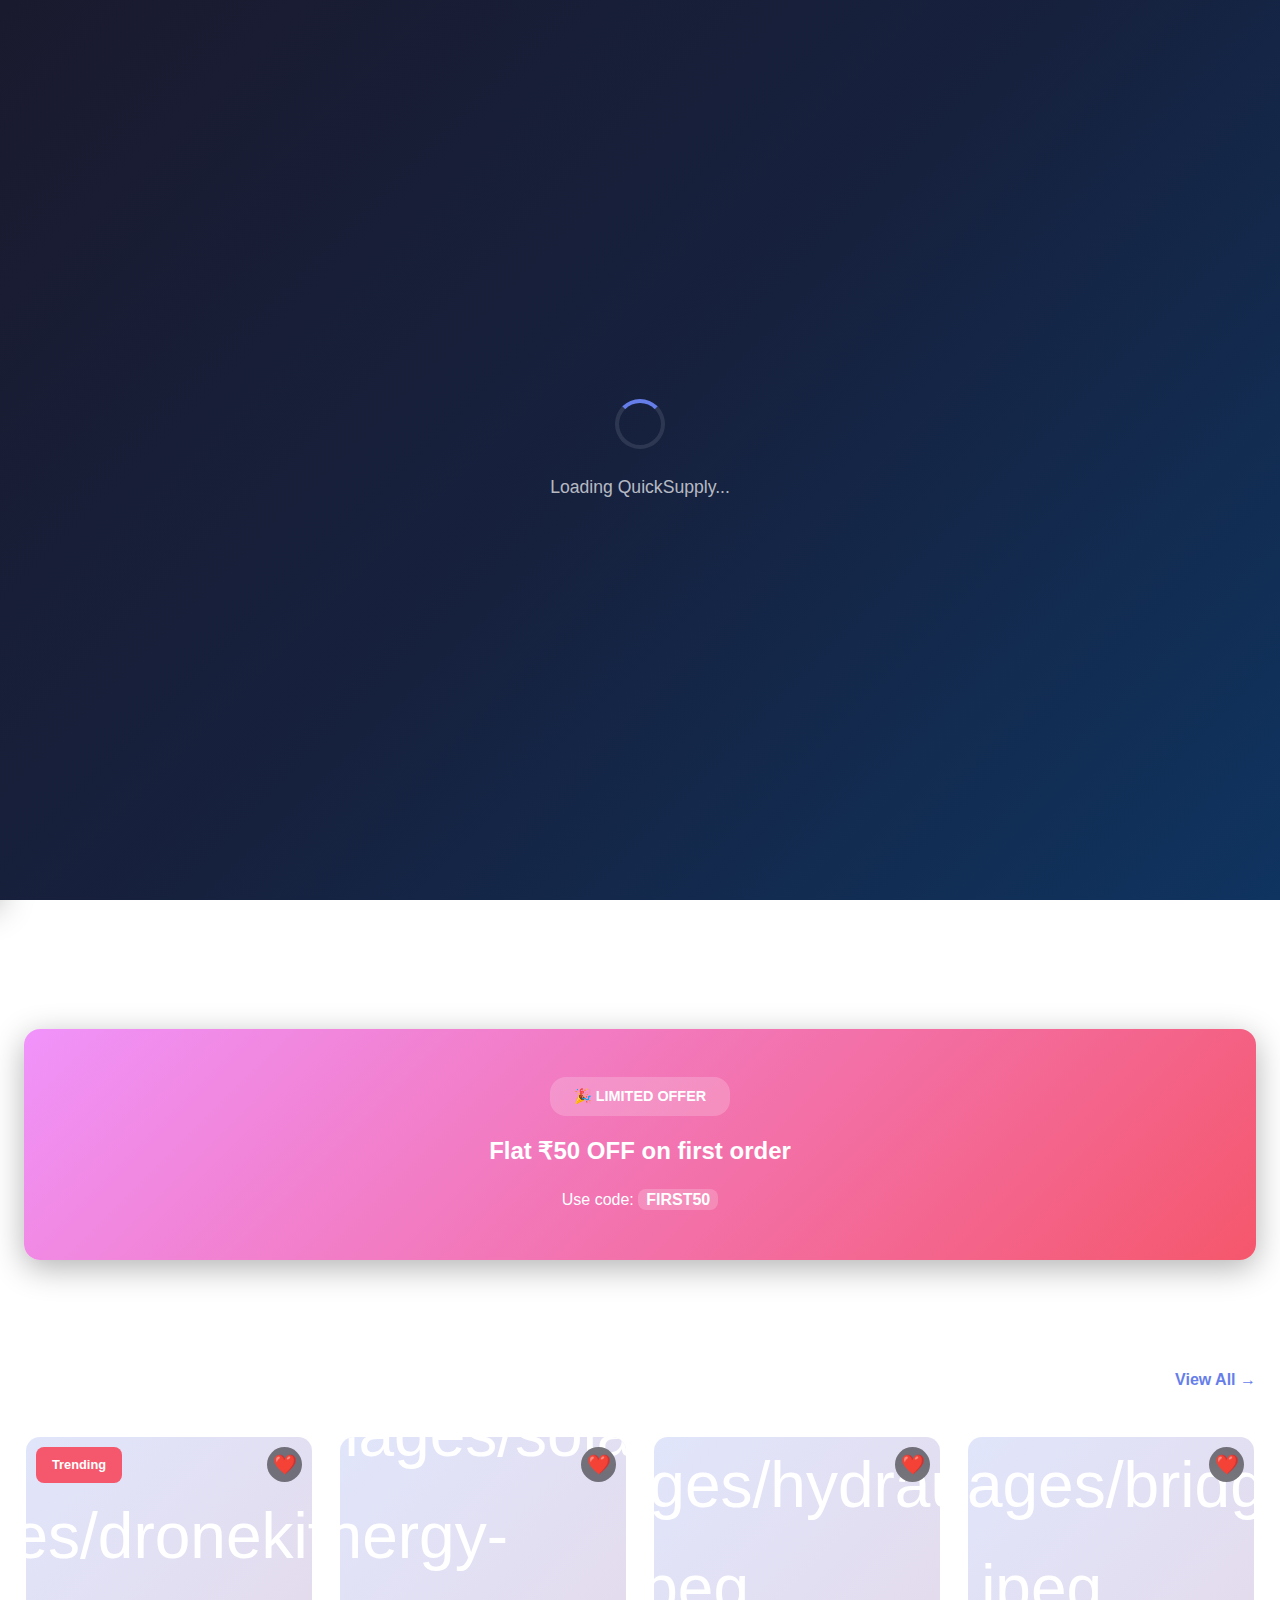
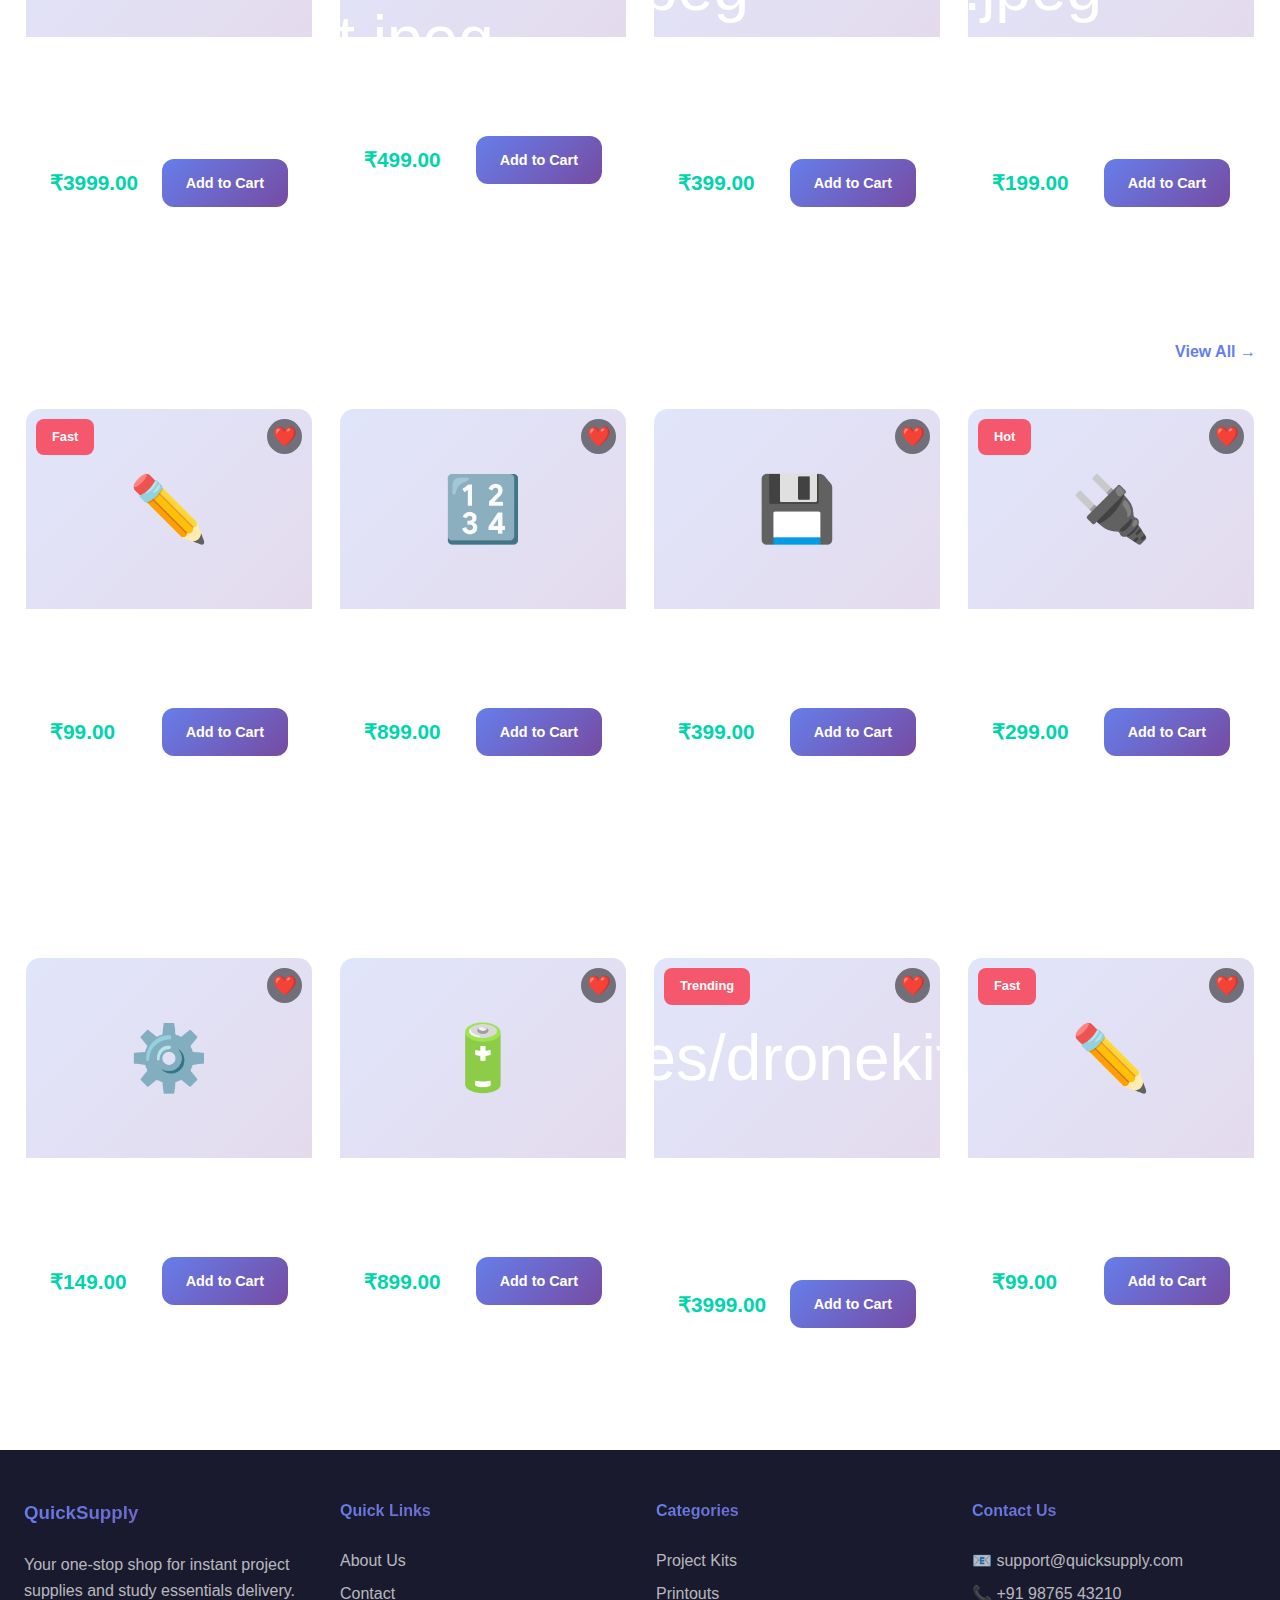
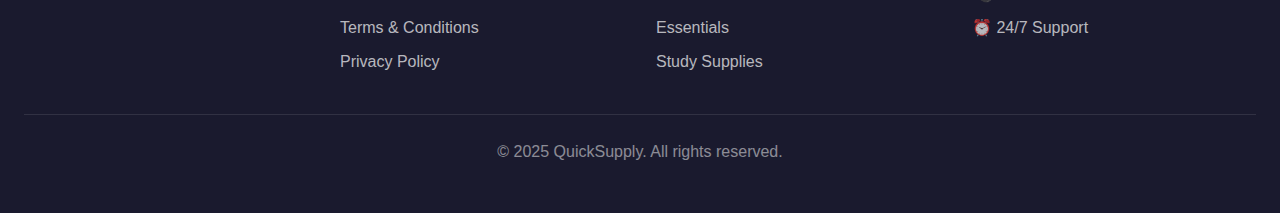
<file: index.html>
<!DOCTYPE html>
<html lang="en">
<head>
    <meta charset="UTF-8">
    <meta name="viewport" content="width=device-width, initial-scale=1.0">
    <title>QuickSupply - Instant Project & Study Essentials Delivery</title>
    <link rel="stylesheet" href="style.css">
</head>
<body>
    <!-- Loading Screen -->
    <div id="loadingScreen" class="loading-screen">
        <div class="loader"></div>
        <p>Loading QuickSupply...</p>                                                                                                                                                                                                                                                            
    </div>

    <!-- Mobile Onboarding Screen -->
    <div id="onboardingScreen" class="onboarding-screen hidden">
        <div class="onboarding-content">
            <button class="skip-btn" onclick="skipOnboarding()">Skip</button>
            <div class="onboarding-slide active" data-slide="0">
                <div class="onboarding-icon">🚀</div>
                <h2>Lightning Fast Delivery</h2>
                <p>Get your project supplies delivered in under 30 minutes!</p>
            </div>
            <div class="onboarding-slide" data-slide="1">
                <div class="onboarding-icon">📦</div>
                <h2>Everything You Need</h2>
                <p>From project kits to emergency essentials - we've got it all</p>
            </div>
            <div class="onboarding-slide" data-slide="2">
                <div class="onboarding-icon">💰</div>
                <h2>Best Prices</h2>
                <p>Quality supplies at student-friendly prices</p>
            </div>
            <div class="onboarding-dots">
                <span class="dot active" onclick="goToSlide(0)"></span>
                <span class="dot" onclick="goToSlide(1)"></span>
                <span class="dot" onclick="goToSlide(2)"></span>
            </div>
            <button class="onboarding-btn" onclick="nextSlide()">Next</button>
        </div>
    </div>

    <!-- Notification Toast -->
    <div id="notification" class="notification hidden">
        <span id="notificationText"></span>
    </div>

    <!-- Offline Mode Popup -->
    <div id="offlinePopup" class="offline-popup hidden">
        <div class="offline-content">
            <span class="offline-icon">📡</span>
            <p>You're currently offline. Some features may be limited.</p>
            <button onclick="closeOfflinePopup()">Got it</button>
        </div>
    </div>

    <!-- Top Navbar -->
    <nav class="navbar">
        <div class="nav-container">
            <div class="nav-left">
                <button class="menu-btn" id="menuBtn">☰</button>
                <a href="index.html" class="logo">
                    <span class="logo-icon">⚡</span>
                    <span class="logo-text">QuickSupply</span>
                </a>
            </div>
            <div class="nav-center">
                <div class="search-bar">
                    <input type="text" id="searchInput" placeholder="Search for project kits, supplies, essentials...">
                    <button class="search-btn" onclick="performSearch()">🔍</button>
                </div>
            </div>
            <div class="nav-right">
                <button class="nav-icon" id="wishlistBtn" onclick="goToWishlist()">
                    <span class="icon">❤️</span>
                    <span class="badge" id="wishlistCount">0</span>
                </button>
                <button class="nav-icon" id="cartBtn" onclick="goToCart()">
                    <span class="icon">🛒</span>
                    <span class="badge" id="cartCount">0</span>
                </button>
                <button class="nav-icon" id="userBtn" onclick="toggleUserMenu()">
                    <span class="icon">👤</span>
                </button>
            </div>
        </div>
    </nav>

    <!-- User Dropdown Menu -->
    <div id="userMenu" class="user-menu hidden">
        <div class="user-menu-content">
            <div id="userInfo" class="user-info"></div>
            <a href="pages/orders.html" class="menu-item">📦 My Orders</a>
            <a href="pages/wishlist.html" class="menu-item">❤️ Wishlist</a>
            <a href="#" onclick="handleAuth()" class="menu-item" id="authBtn">🔐 Login</a>
        </div>
    </div>

    <!-- Side Menu -->
    <div id="sideMenu" class="side-menu">
        <div class="side-menu-header">
            <h3>Categories</h3>
            <button class="close-btn" onclick="closeSideMenu()">✕</button>
        </div>
        <div class="side-menu-content">
            <a href="pages/category.html?cat=project-kits" class="menu-link">
                <span class="menu-icon">🔧</span>
                <span>Project Kits</span>
            </a>
            <a href="pages/category.html?cat=project-items" class="menu-link">
                <span class="menu-icon">🔩</span>
                <span>Project Items</span>
            </a>
            <a href="pages/category.html?cat=prints" class="menu-link">
                <span class="menu-icon">🖨️</span>
                <span>Printouts</span>
            </a>
            <a href="pages/category.html?cat=essentials" class="menu-link">
                <span class="menu-icon">🎒</span>
                <span>Emergency Essentials</span>
            </a>
            <a href="pages/category.html?cat=study" class="menu-link">
                <span class="menu-icon">📚</span>
                <span>Study Supplies</span>
            </a>
            <hr>
            <a href="pages/about.html" class="menu-link">
                <span class="menu-icon">ℹ️</span>
                <span>About Us</span>
            </a>
            <a href="pages/contact.html" class="menu-link">
                <span class="menu-icon">📞</span>
                <span>Contact</span>
            </a>
        </div>
    </div>

    <!-- Hero Section -->
    <section class="hero">
        <div class="hero-content">
            <h1 class="hero-title">Get Your Supplies in <span class="highlight">30 Minutes</span></h1>
            <p class="hero-subtitle">Project Kits • Printouts • Emergency Essentials • Study Supplies</p>
            <button class="hero-btn" onclick="exploreProducts()">Explore Now</button>
        </div>
        <div class="hero-features">
            <div class="feature-badge">
                <span class="feature-icon">⚡</span>
                <span class="feature-text">30-min delivery</span>
            </div>
            <div class="feature-badge">
                <span class="feature-icon">💯</span>
                <span class="feature-text">Quality assured</span>
            </div>
            <div class="feature-badge">
                <span class="feature-icon">💰</span>
                <span class="feature-text">Best prices</span>
            </div>
        </div>
    </section>

    <!-- Categories Slider -->
    <section class="categories-section">
        <div class="section-header">
            <h2>Shop by Category</h2>
        </div>
        <div class="categories-slider">
            <div class="category-card" onclick="navigateToCategory('project-kits')">
                <div class="category-icon">🔧</div>
                <h3>Project Kits</h3>
                <p>Complete DIY kits</p>
            </div>
            <div class="category-card" onclick="navigateToCategory('project-items')">
                <div class="category-icon">🔩</div>
                <h3>Project Items</h3>
                <p>Individual components</p>
            </div>
            <div class="category-card" onclick="navigateToCategory('prints')">
                <div class="category-icon">🖨️</div>
                <h3>Printouts</h3>
                <p>Fast printing service</p>
            </div>
            <div class="category-card" onclick="navigateToCategory('essentials')">
                <div class="category-icon">🎒</div>
                <h3>Essentials</h3>
                <p>Emergency supplies</p>
            </div>
            <div class="category-card" onclick="navigateToCategory('study')">
                <div class="category-icon">📚</div>
                <h3>Study Supplies</h3>
                <p>Books & stationery</p>
            </div>
        </div>
    </section>

    <!-- Offers Banner -->
    <section class="offers-banner">
        <div class="offer-card">
            <div class="offer-badge">🎉 LIMITED OFFER</div>
            <h3>Flat ₹50 OFF on first order</h3>
            <p>Use code: <strong>FIRST50</strong></p>
        </div>
    </section>

    <!-- Popular Project Kits -->
    <section class="products-section">
        <div class="section-header">
            <h2>Popular Project Kits</h2>
            <a href="pages/category.html?cat=project-kits" class="view-all">View All →</a>
        </div>
        <div class="products-grid" id="projectKitsGrid"></div>
    </section>

    <!-- Emergency Essentials -->
    <section class="products-section">
        <div class="section-header">
            <h2>Emergency Essentials</h2>
            <a href="pages/category.html?cat=essentials" class="view-all">View All →</a>
        </div>
        <div class="products-grid" id="essentialsGrid"></div>
    </section>

    <!-- Recommended Items -->
    <section class="products-section">
        <div class="section-header">
            <h2>Recommended for You</h2>
        </div>
        <div class="products-grid" id="recommendedGrid"></div>
    </section>

    <!-- Recently Viewed -->
    <section class="products-section" id="recentlyViewedSection" style="display: none;">
        <div class="section-header">
            <h2>Recently Viewed</h2>
        </div>
        <div class="products-grid" id="recentlyViewedGrid"></div>
    </section>

    <!-- Footer -->
    <footer class="footer">
        <div class="footer-content">
            <div class="footer-section">
                <h3>QuickSupply</h3>
                <p>Your one-stop shop for instant project supplies and study essentials delivery.</p>
            </div>
            <div class="footer-section">
                <h4>Quick Links</h4>
                <a href="pages/about.html">About Us</a>
                <a href="pages/contact.html">Contact</a>
                <a href="#">Terms & Conditions</a>
                <a href="#">Privacy Policy</a>
            </div>
            <div class="footer-section">
                <h4>Categories</h4>
                <a href="pages/category.html?cat=project-kits">Project Kits</a>
                <a href="pages/category.html?cat=prints">Printouts</a>
                <a href="pages/category.html?cat=essentials">Essentials</a>
                <a href="pages/category.html?cat=study">Study Supplies</a>
            </div>
            <div class="footer-section">
                <h4>Contact Us</h4>
                <p>📧 support@quicksupply.com</p>
                <p>📞 +91 98765 43210</p>
                <p>⏰ 24/7 Support</p>
            </div>
        </div>
        <div class="footer-bottom">
            <p>&copy; 2025 QuickSupply. All rights reserved.</p>
        </div>
    </footer>

    <!-- Mobile Bottom Navigation -->
    <div class="bottom-nav">
        <a href="index.html" class="bottom-nav-item active">
            <span class="bottom-nav-icon">🏠</span>
            <span class="bottom-nav-label">Home</span>
        </a>
        <a href="pages/category.html?cat=all" class="bottom-nav-item">
            <span class="bottom-nav-icon">🔍</span>
            <span class="bottom-nav-label">Browse</span>
        </a>
        <a href="pages/cart.html" class="bottom-nav-item">
            <span class="bottom-nav-icon">🛒</span>
            <span class="bottom-nav-label">Cart</span>
            <span class="bottom-nav-badge" id="bottomCartCount">0</span>
        </a>
        <a href="pages/orders.html" class="bottom-nav-item">
            <span class="bottom-nav-icon">📦</span>
            <span class="bottom-nav-label">Orders</span>
        </a>
        <a href="pages/profile.html" class="bottom-nav-item">
            <span class="bottom-nav-icon">👤</span>
            <span class="bottom-nav-label">Profile</span>
        </a>
    </div>

    <script src="scripts/data.js"></script>
    <script src="scripts/utils.js"></script>
    <script src="scripts/script.js"></script>
</body>
</html>
</file>
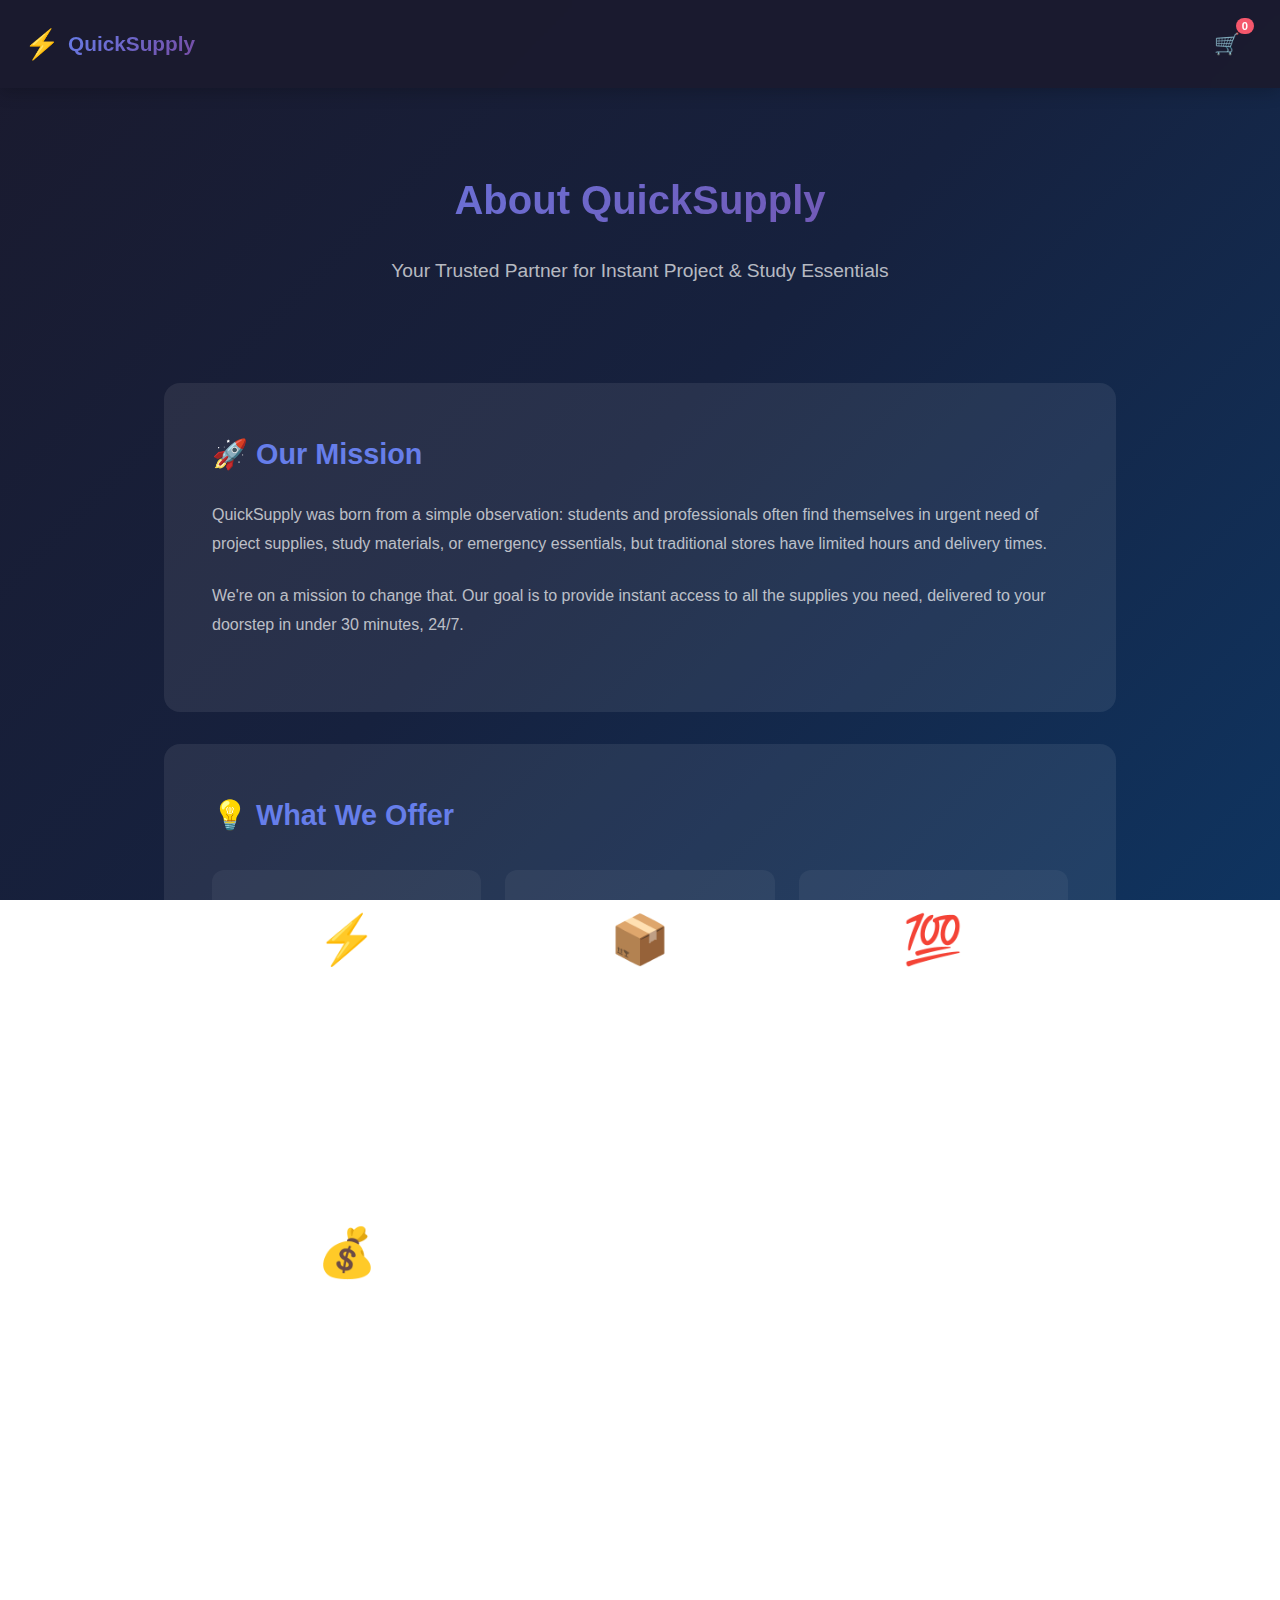
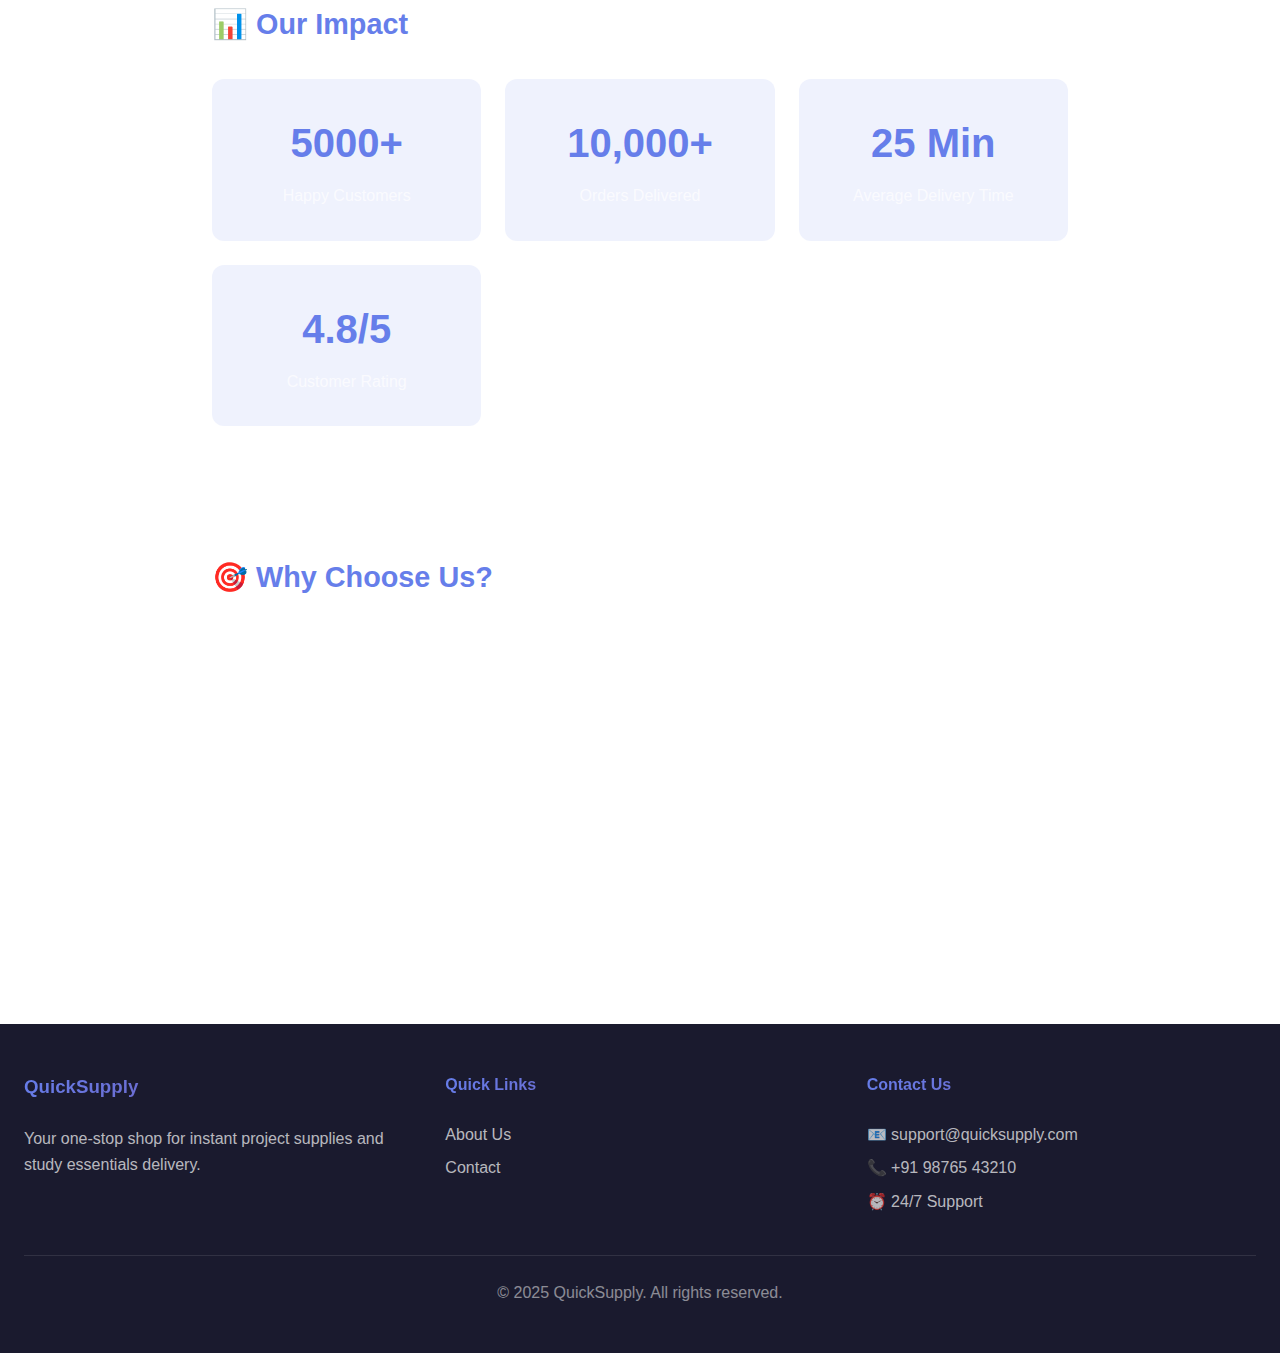
<file: pages/about.html>
<!DOCTYPE html>
<html lang="en">
<head>
    <meta charset="UTF-8">
    <meta name="viewport" content="width=device-width, initial-scale=1.0">
    <title>About Us - QuickSupply</title>
    <link rel="stylesheet" href="../style.css">
    <style>
        .about-container {
            max-width: 1000px;
            margin: 0 auto;
            padding: var(--spacing-lg) var(--spacing-md);
        }

        .about-hero {
            text-align: center;
            margin-bottom: var(--spacing-xl);
            padding: var(--spacing-xl) 0;
        }

        .about-hero h1 {
            font-size: 2.5rem;
            margin-bottom: var(--spacing-md);
            background: var(--primary-gradient);
            -webkit-background-clip: text;
            -webkit-text-fill-color: transparent;
            background-clip: text;
        }

        .about-hero p {
            font-size: 1.2rem;
            color: var(--text-secondary);
        }

        .about-section {
            background: var(--bg-card);
            border-radius: var(--radius-lg);
            padding: var(--spacing-xl);
            margin-bottom: var(--spacing-lg);
        }

        .about-section h2 {
            font-size: 1.8rem;
            margin-bottom: var(--spacing-md);
            color: var(--primary-color);
        }

        .about-section p {
            line-height: 1.8;
            color: var(--text-secondary);
            margin-bottom: var(--spacing-md);
        }

        .features-grid {
            display: grid;
            grid-template-columns: repeat(auto-fit, minmax(250px, 1fr));
            gap: var(--spacing-md);
            margin-top: var(--spacing-lg);
        }

        .feature-item {
            background: rgba(255, 255, 255, 0.05);
            padding: var(--spacing-lg);
            border-radius: var(--radius-md);
            text-align: center;
        }

        .feature-icon {
            font-size: 3rem;
            margin-bottom: var(--spacing-md);
        }

        .feature-item h3 {
            margin-bottom: var(--spacing-sm);
        }

        .feature-item p {
            color: var(--text-secondary);
            font-size: 0.95rem;
        }

        .stats-grid {
            display: grid;
            grid-template-columns: repeat(auto-fit, minmax(200px, 1fr));
            gap: var(--spacing-md);
            margin-top: var(--spacing-lg);
        }

        .stat-item {
            text-align: center;
            padding: var(--spacing-lg);
            background: rgba(102, 126, 234, 0.1);
            border-radius: var(--radius-md);
        }

        .stat-number {
            font-size: 2.5rem;
            font-weight: 700;
            color: var(--primary-color);
            margin-bottom: var(--spacing-xs);
        }

        .stat-label {
            color: var(--text-secondary);
        }

        @media (max-width: 768px) {
            .about-hero h1 {
                font-size: 2rem;
            }

            .about-section {
                padding: var(--spacing-lg);
            }
        }
    </style>
</head>
<body>
    <!-- Loading Screen -->
    <div id="loadingScreen" class="loading-screen">
        <div class="loader"></div>
        <p>Loading...</p>
    </div>

    <!-- Top Navbar -->
    <nav class="navbar">
        <div class="nav-container">
            <div class="nav-left">
                <a href="../index.html" class="logo">
                    <span class="logo-icon">⚡</span>
                    <span class="logo-text">QuickSupply</span>
                </a>
            </div>
            <div class="nav-right">
                <button class="nav-icon" onclick="window.location.href='cart.html'">
                    <span class="icon">🛒</span>
                    <span class="badge" id="cartCount">0</span>
                </button>
            </div>
        </div>
    </nav>

    <!-- Main Content -->
    <main class="about-container">
        <div class="about-hero">
            <h1>About QuickSupply</h1>
            <p>Your Trusted Partner for Instant Project & Study Essentials</p>
        </div>

        <div class="about-section">
            <h2>🚀 Our Mission</h2>
            <p>
                QuickSupply was born from a simple observation: students and professionals often find themselves in urgent need of project supplies, study materials, or emergency essentials, but traditional stores have limited hours and delivery times.
            </p>
            <p>
                We're on a mission to change that. Our goal is to provide instant access to all the supplies you need, delivered to your doorstep in under 30 minutes, 24/7.
            </p>
        </div>

        <div class="about-section">
            <h2>💡 What We Offer</h2>
            <div class="features-grid">
                <div class="feature-item">
                    <div class="feature-icon">⚡</div>
                    <h3>Lightning Fast</h3>
                    <p>Get your supplies delivered in under 30 minutes</p>
                </div>
                <div class="feature-item">
                    <div class="feature-icon">📦</div>
                    <h3>Wide Selection</h3>
                    <p>From Arduino kits to printouts, we have it all</p>
                </div>
                <div class="feature-item">
                    <div class="feature-icon">💯</div>
                    <h3>Quality Assured</h3>
                    <p>Only authentic, high-quality products</p>
                </div>
                <div class="feature-item">
                    <div class="feature-icon">💰</div>
                    <h3>Student Friendly</h3>
                    <p>Affordable prices that won't break the bank</p>
                </div>
            </div>
        </div>

        <div class="about-section">
            <h2>📊 Our Impact</h2>
            <div class="stats-grid">
                <div class="stat-item">
                    <div class="stat-number">5000+</div>
                    <div class="stat-label">Happy Customers</div>
                </div>
                <div class="stat-item">
                    <div class="stat-number">10,000+</div>
                    <div class="stat-label">Orders Delivered</div>
                </div>
                <div class="stat-item">
                    <div class="stat-number">25 Min</div>
                    <div class="stat-label">Average Delivery Time</div>
                </div>
                <div class="stat-item">
                    <div class="stat-number">4.8/5</div>
                    <div class="stat-label">Customer Rating</div>
                </div>
            </div>
        </div>

        <div class="about-section">
            <h2>🎯 Why Choose Us?</h2>
            <p>
                <strong>24/7 Availability:</strong> Need supplies at 2 AM for a project deadline? We've got you covered.
            </p>
            <p>
                <strong>Student-Centric:</strong> We understand student needs because we've been there. Our catalog is curated specifically for academic and project requirements.
            </p>
            <p>
                <strong>Reliable Service:</strong> With thousands of successful deliveries, we've built a reputation for reliability and speed.
            </p>
            <p>
                <strong>Local Support:</strong> We're part of your community, supporting local students and professionals.
            </p>
        </div>
    </main>

    <!-- Footer -->
    <footer class="footer">
        <div class="footer-content">
            <div class="footer-section">
                <h3>QuickSupply</h3>
                <p>Your one-stop shop for instant project supplies and study essentials delivery.</p>
            </div>
            <div class="footer-section">
                <h4>Quick Links</h4>
                <a href="about.html">About Us</a>
                <a href="contact.html">Contact</a>
            </div>
            <div class="footer-section">
                <h4>Contact Us</h4>
                <p>📧 support@quicksupply.com</p>
                <p>📞 +91 98765 43210</p>
                <p>⏰ 24/7 Support</p>
            </div>
        </div>
        <div class="footer-bottom">
            <p>&copy; 2025 QuickSupply. All rights reserved.</p>
        </div>
    </footer>

    <script src="../scripts/data.js"></script>
    <script src="../scripts/utils.js"></script>
    <script>
        document.addEventListener('DOMContentLoaded', () => {
            setTimeout(() => {
                document.getElementById('loadingScreen').classList.add('hidden');
            }, 500);

            updateCartCount();
        });
    </script>
</body>
</html>
</file>
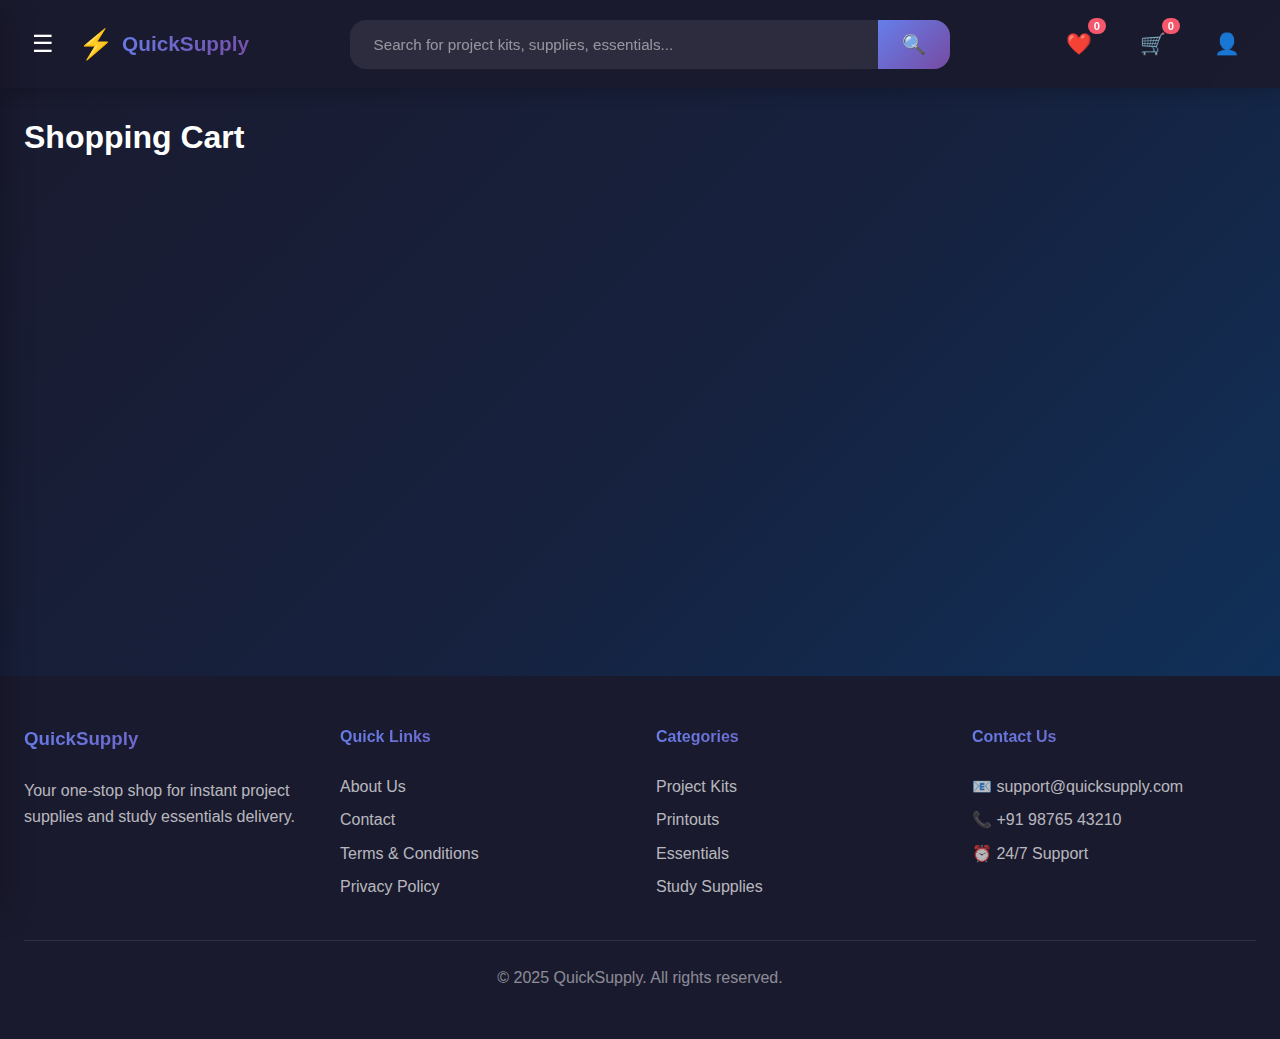
<file: pages/cart.html>
<!DOCTYPE html>
<html lang="en">
<head>
    <meta charset="UTF-8">
    <meta name="viewport" content="width=device-width, initial-scale=1.0">
    <title>Shopping Cart - QuickSupply</title>
    <link rel="stylesheet" href="../style.css">
    <style>
        .cart-container {
            max-width: 1200px;
            margin: 0 auto;
            padding: var(--spacing-lg) var(--spacing-md);
            display: grid;
            grid-template-columns: 1fr 400px;
            gap: var(--spacing-lg);
        }

        .cart-items {
            background: var(--bg-card);
            border-radius: var(--radius-lg);
            padding: var(--spacing-lg);
        }

        .cart-item {
            display: flex;
            gap: var(--spacing-md);
            padding: var(--spacing-md);
            background: rgba(255, 255, 255, 0.03);
            border-radius: var(--radius-md);
            margin-bottom: var(--spacing-md);
            transition: var(--transition-fast);
        }

        .cart-item:hover {
            background: rgba(255, 255, 255, 0.05);
        }

        .cart-item-image {
            width: 100px;
            height: 100px;
            background: linear-gradient(135deg, rgba(102, 126, 234, 0.2), rgba(118, 75, 162, 0.2));
            border-radius: var(--radius-md);
            display: flex;
            align-items: center;
            justify-content: center;
            font-size: 3rem;
            flex-shrink: 0;
        }

        .cart-item-details {
            flex: 1;
            display: flex;
            flex-direction: column;
            gap: var(--spacing-xs);
        }

        .cart-item-name {
            font-size: 1.1rem;
            font-weight: 600;
        }

        .cart-item-price {
            color: var(--success-color);
            font-size: 1.2rem;
            font-weight: 700;
        }

        .quantity-controls {
            display: flex;
            align-items: center;
            gap: var(--spacing-sm);
            margin-top: var(--spacing-xs);
        }

        .quantity-btn {
            width: 30px;
            height: 30px;
            background: var(--primary-gradient);
            color: var(--text-primary);
            border-radius: var(--radius-sm);
            display: flex;
            align-items: center;
            justify-content: center;
            font-size: 1.2rem;
            transition: var(--transition-fast);
        }

        .quantity-btn:hover {
            transform: scale(1.1);
        }

        .quantity-display {
            min-width: 40px;
            text-align: center;
            font-weight: 600;
        }

        .remove-btn {
            padding: var(--spacing-xs) var(--spacing-sm);
            background: var(--danger-color);
            color: var(--text-primary);
            border-radius: var(--radius-sm);
            font-size: 0.9rem;
            transition: var(--transition-fast);
        }

        .remove-btn:hover {
            opacity: 0.8;
        }

        .cart-summary {
            background: var(--bg-card);
            border-radius: var(--radius-lg);
            padding: var(--spacing-lg);
            height: fit-content;
            position: sticky;
            top: 80px;
        }

        .summary-row {
            display: flex;
            justify-content: space-between;
            padding: var(--spacing-sm) 0;
            color: var(--text-secondary);
        }

        .summary-row.total {
            border-top: 2px solid rgba(255, 255, 255, 0.1);
            margin-top: var(--spacing-sm);
            padding-top: var(--spacing-md);
            font-size: 1.3rem;
            font-weight: 700;
            color: var(--text-primary);
        }

        .checkout-btn {
            width: 100%;
            padding: var(--spacing-md);
            background: var(--primary-gradient);
            color: var(--text-primary);
            border-radius: var(--radius-md);
            font-size: 1.1rem;
            font-weight: 600;
            margin-top: var(--spacing-md);
            box-shadow: var(--shadow-glow);
            transition: var(--transition-normal);
        }

        .checkout-btn:hover {
            transform: translateY(-2px);
            box-shadow: 0 0 30px rgba(102, 126, 234, 0.5);
        }

        .checkout-btn:disabled {
            opacity: 0.5;
            cursor: not-allowed;
            transform: none;
        }

        .empty-cart {
            text-align: center;
            padding: var(--spacing-xl);
            background: var(--bg-card);
            border-radius: var(--radius-lg);
        }

        .empty-cart-icon {
            font-size: 5rem;
            margin-bottom: var(--spacing-md);
        }

        @media (max-width: 768px) {
            .cart-container {
                grid-template-columns: 1fr;
            }

            .cart-summary {
                position: static;
            }

            .cart-item {
                flex-direction: column;
            }

            .cart-item-image {
                width: 100%;
                height: 150px;
            }
        }
    </style>
</head>
<body>
    <!-- Loading Screen -->
    <div id="loadingScreen" class="loading-screen">
        <div class="loader"></div>
        <p>Loading Cart...</p>
    </div>

    <!-- Notification Toast -->
    <div id="notification" class="notification hidden">
        <span id="notificationText"></span>
    </div>

    <!-- Top Navbar -->
    <nav class="navbar">
        <div class="nav-container">
            <div class="nav-left">
                <button class="menu-btn" id="menuBtn">☰</button>
                <a href="../index.html" class="logo">
                    <span class="logo-icon">⚡</span>
                    <span class="logo-text">QuickSupply</span>
                </a>
            </div>
            <div class="nav-center">
                <div class="search-bar">
                    <input type="text" id="searchInput" placeholder="Search for project kits, supplies, essentials...">
                    <button class="search-btn" onclick="performSearch()">🔍</button>
                </div>
            </div>
            <div class="nav-right">
                <button class="nav-icon" id="wishlistBtn" onclick="goToWishlist()">
                    <span class="icon">❤️</span>
                    <span class="badge" id="wishlistCount">0</span>
                </button>
                <button class="nav-icon" id="cartBtn" onclick="goToCart()">
                    <span class="icon">🛒</span>
                    <span class="badge" id="cartCount">0</span>
                </button>
                <button class="nav-icon" id="userBtn" onclick="toggleUserMenu()">
                    <span class="icon">👤</span>
                </button>
            </div>
        </div>
    </nav>

    <!-- User Dropdown Menu -->
    <div id="userMenu" class="user-menu hidden">
        <div class="user-menu-content">
            <div id="userInfo" class="user-info"></div>
            <a href="orders.html" class="menu-item">📦 My Orders</a>
            <a href="wishlist.html" class="menu-item">❤️ Wishlist</a>
            <a href="#" onclick="handleAuth()" class="menu-item" id="authBtn">🔐 Login</a>
        </div>
    </div>

    <!-- Side Menu -->
    <div id="sideMenu" class="side-menu">
        <div class="side-menu-header">
            <h3>Categories</h3>
            <button class="close-btn" onclick="closeSideMenu()">✕</button>
        </div>
        <div class="side-menu-content">
            <a href="category.html?cat=project-kits" class="menu-link">
                <span class="menu-icon">🔧</span>
                <span>Project Kits</span>
            </a>
            <a href="category.html?cat=project-items" class="menu-link">
                <span class="menu-icon">🔩</span>
                <span>Project Items</span>
            </a>
            <a href="category.html?cat=prints" class="menu-link">
                <span class="menu-icon">🖨️</span>
                <span>Printouts</span>
            </a>
            <a href="category.html?cat=essentials" class="menu-link">
                <span class="menu-icon">🎒</span>
                <span>Emergency Essentials</span>
            </a>
            <a href="category.html?cat=study" class="menu-link">
                <span class="menu-icon">📚</span>
                <span>Study Supplies</span>
            </a>
            <hr>
            <a href="about.html" class="menu-link">
                <span class="menu-icon">ℹ️</span>
                <span>About Us</span>
            </a>
            <a href="contact.html" class="menu-link">
                <span class="menu-icon">📞</span>
                <span>Contact</span>
            </a>
        </div>
    </div>

    <!-- Main Content -->
    <main style="min-height: 60vh;">
        <div style="max-width: 1400px; margin: 0 auto; padding: var(--spacing-md);">
            <h1 style="font-size: 2rem; margin-bottom: var(--spacing-md);">Shopping Cart</h1>
        </div>

        <div class="cart-container" id="cartContainer">
            <!-- Cart content will be loaded here -->
        </div>
    </main>

    <!-- Footer -->
    <footer class="footer">
        <div class="footer-content">
            <div class="footer-section">
                <h3>QuickSupply</h3>
                <p>Your one-stop shop for instant project supplies and study essentials delivery.</p>
            </div>
            <div class="footer-section">
                <h4>Quick Links</h4>
                <a href="about.html">About Us</a>
                <a href="contact.html">Contact</a>
                <a href="#">Terms & Conditions</a>
                <a href="#">Privacy Policy</a>
            </div>
            <div class="footer-section">
                <h4>Categories</h4>
                <a href="category.html?cat=project-kits">Project Kits</a>
                <a href="category.html?cat=prints">Printouts</a>
                <a href="category.html?cat=essentials">Essentials</a>
                <a href="category.html?cat=study">Study Supplies</a>
            </div>
            <div class="footer-section">
                <h4>Contact Us</h4>
                <p>📧 support@quicksupply.com</p>
                <p>📞 +91 98765 43210</p>
                <p>⏰ 24/7 Support</p>
            </div>
        </div>
        <div class="footer-bottom">
            <p>&copy; 2025 QuickSupply. All rights reserved.</p>
        </div>
    </footer>

    <!-- Mobile Bottom Navigation -->
    <div class="bottom-nav">
        <a href="../index.html" class="bottom-nav-item">
            <span class="bottom-nav-icon">🏠</span>
            <span class="bottom-nav-label">Home</span>
        </a>
        <a href="category.html?cat=all" class="bottom-nav-item">
            <span class="bottom-nav-icon">🔍</span>
            <span class="bottom-nav-label">Browse</span>
        </a>
        <a href="cart.html" class="bottom-nav-item active">
            <span class="bottom-nav-icon">🛒</span>
            <span class="bottom-nav-label">Cart</span>
            <span class="bottom-nav-badge" id="bottomCartCount">0</span>
        </a>
        <a href="orders.html" class="bottom-nav-item">
            <span class="bottom-nav-icon">📦</span>
            <span class="bottom-nav-label">Orders</span>
        </a>
        <a href="profile.html" class="bottom-nav-item">
            <span class="bottom-nav-icon">👤</span>
            <span class="bottom-nav-label">Profile</span>
        </a>
    </div>

    <script src="../scripts/data.js"></script>
    <script src="../scripts/utils.js"></script>
    <script>
        document.addEventListener('DOMContentLoaded', () => {
            setTimeout(() => {
                document.getElementById('loadingScreen').classList.add('hidden');
            }, 500);

            updateCartCount();
            updateWishlistCount();
            updateUserInfo();
            loadCart();
            setupEventListeners();
        });

        function setupEventListeners() {
            const menuBtn = document.getElementById('menuBtn');
            if (menuBtn) menuBtn.addEventListener('click', toggleSideMenu);

            const userBtn = document.getElementById('userBtn');
            if (userBtn) userBtn.addEventListener('click', toggleUserMenu);

            const searchInput = document.getElementById('searchInput');
            if (searchInput) {
                searchInput.addEventListener('keypress', (e) => {
                    if (e.key === 'Enter') performSearch();
                });
            }

            document.addEventListener('click', (e) => {
                const sideMenu = document.getElementById('sideMenu');
                const userMenu = document.getElementById('userMenu');
                const menuBtn = document.getElementById('menuBtn');
                const userBtn = document.getElementById('userBtn');

                if (sideMenu && !sideMenu.contains(e.target) && e.target !== menuBtn) {
                    sideMenu.classList.remove('active');
                }

                if (userMenu && !userMenu.contains(e.target) && e.target !== userBtn) {
                    userMenu.classList.add('hidden');
                }
            });
        }

        function loadCart() {
            const cart = getCartItems();
            const container = document.getElementById('cartContainer');

            if (cart.length === 0) {
                container.innerHTML = `
                    <div class="empty-cart" style="grid-column: 1/-1;">
                        <div class="empty-cart-icon">🛒</div>
                        <h2>Your cart is empty</h2>
                        <p style="color: var(--text-secondary); margin: var(--spacing-md) 0;">
                            Start adding items to your cart!
                        </p>
                        <a href="category.html?cat=all" class="checkout-btn" style="display: inline-block; width: auto; padding: var(--spacing-sm) var(--spacing-xl); text-decoration: none;">
                            Start Shopping
                        </a>
                    </div>
                `;
                return;
            }

            const products = JSON.parse(localStorage.getItem('products'));
            const subtotal = calculateCartTotal();
            const deliveryFee = subtotal >= 500 ? 0 : 40;
            const total = subtotal + deliveryFee;

            const cartItemsHTML = cart.map(item => {
                const product = products.find(p => p.id === item.id);
                const itemTotal = item.price * item.quantity;

                return `
                    <div class="cart-item">
                        <div class="cart-item-image">${item.image}</div>
                        <div class="cart-item-details">
                            <div class="cart-item-name">${item.name}</div>
                            <div class="cart-item-price">${formatCurrency(item.price)}</div>
                            <div class="quantity-controls">
                                <button class="quantity-btn" onclick="updateQuantity(${item.id}, ${item.quantity - 1})">-</button>
                                <span class="quantity-display">${item.quantity}</span>
                                <button class="quantity-btn" onclick="updateQuantity(${item.id}, ${item.quantity + 1})" 
                                        ${product && item.quantity >= product.stock ? 'disabled style="opacity: 0.5; cursor: not-allowed;"' : ''}>+</button>
                                <button class="remove-btn" onclick="removeItem(${item.id})">Remove</button>
                            </div>
                            <div style="color: var(--text-secondary); font-size: 0.9rem; margin-top: var(--spacing-xs);">
                                Subtotal: ${formatCurrency(itemTotal)}
                            </div>
                        </div>
                    </div>
                `;
            }).join('');

            container.innerHTML = `
                <div class="cart-items">
                    <h2 style="margin-bottom: var(--spacing-md);">Cart Items (${cart.length})</h2>
                    ${cartItemsHTML}
                </div>
                <div class="cart-summary">
                    <h2 style="margin-bottom: var(--spacing-md);">Order Summary</h2>
                    <div class="summary-row">
                        <span>Subtotal</span>
                        <span>${formatCurrency(subtotal)}</span>
                    </div>
                    <div class="summary-row">
                        <span>Delivery Fee</span>
                        <span>${deliveryFee === 0 ? 'FREE' : formatCurrency(deliveryFee)}</span>
                    </div>
                    ${deliveryFee > 0 ? `
                        <div style="background: rgba(0, 212, 170, 0.1); padding: var(--spacing-sm); border-radius: var(--radius-sm); margin: var(--spacing-sm) 0; font-size: 0.9rem; color: var(--success-color);">
                            Add ${formatCurrency(500 - subtotal)} more for FREE delivery!
                        </div>
                    ` : ''}
                    <div class="summary-row total">
                        <span>Total</span>
                        <span>${formatCurrency(total)}</span>
                    </div>
                    <button class="checkout-btn" onclick="proceedToCheckout()">
                        Proceed to Checkout
                    </button>
                    <div style="margin-top: var(--spacing-md); padding: var(--spacing-sm); background: rgba(102, 126, 234, 0.1); border-radius: var(--radius-sm); font-size: 0.9rem; color: var(--text-secondary); text-align: center;">
                        ⚡ Delivery in ${getDeliveryEstimate()}
                    </div>
                </div>
            `;
        }

        function updateQuantity(productId, newQuantity) {
            updateCartQuantity(productId, newQuantity);
            loadCart();
        }

        function removeItem(productId) {
            removeFromCart(productId);
            loadCart();
        }

        function proceedToCheckout() {
            const user = getCurrentUser();
            if (!user) {
                showNotification('Please login to proceed', 'error');
                setTimeout(() => {
                    window.location.href = 'login.html?redirect=checkout';
                }, 1500);
                return;
            }

            window.location.href = 'checkout.html';
        }

        function toggleSideMenu() {
            const sideMenu = document.getElementById('sideMenu');
            if (sideMenu) sideMenu.classList.toggle('active');
        }

        function closeSideMenu() {
            const sideMenu = document.getElementById('sideMenu');
            if (sideMenu) sideMenu.classList.remove('active');
        }

        function toggleUserMenu() {
            const userMenu = document.getElementById('userMenu');
            if (userMenu) userMenu.classList.toggle('hidden');
        }

        function goToCart() {
            window.location.reload();
        }

        function goToWishlist() {
            window.location.href = 'wishlist.html';
        }

        function performSearch() {
            const searchInput = document.getElementById('searchInput');
            if (!searchInput) return;

            const query = searchInput.value.trim();
            if (query.length === 0) {
                showNotification('Please enter a search term', 'error');
                return;
            }

            window.location.href = `category.html?search=${encodeURIComponent(query)}`;
        }

        function handleAuth() {
            const user = getCurrentUser();
            if (user) {
                logoutUser();
            } else {
                window.location.href = 'login.html';
            }
        }
    </script>
</body>
</html>
</file>
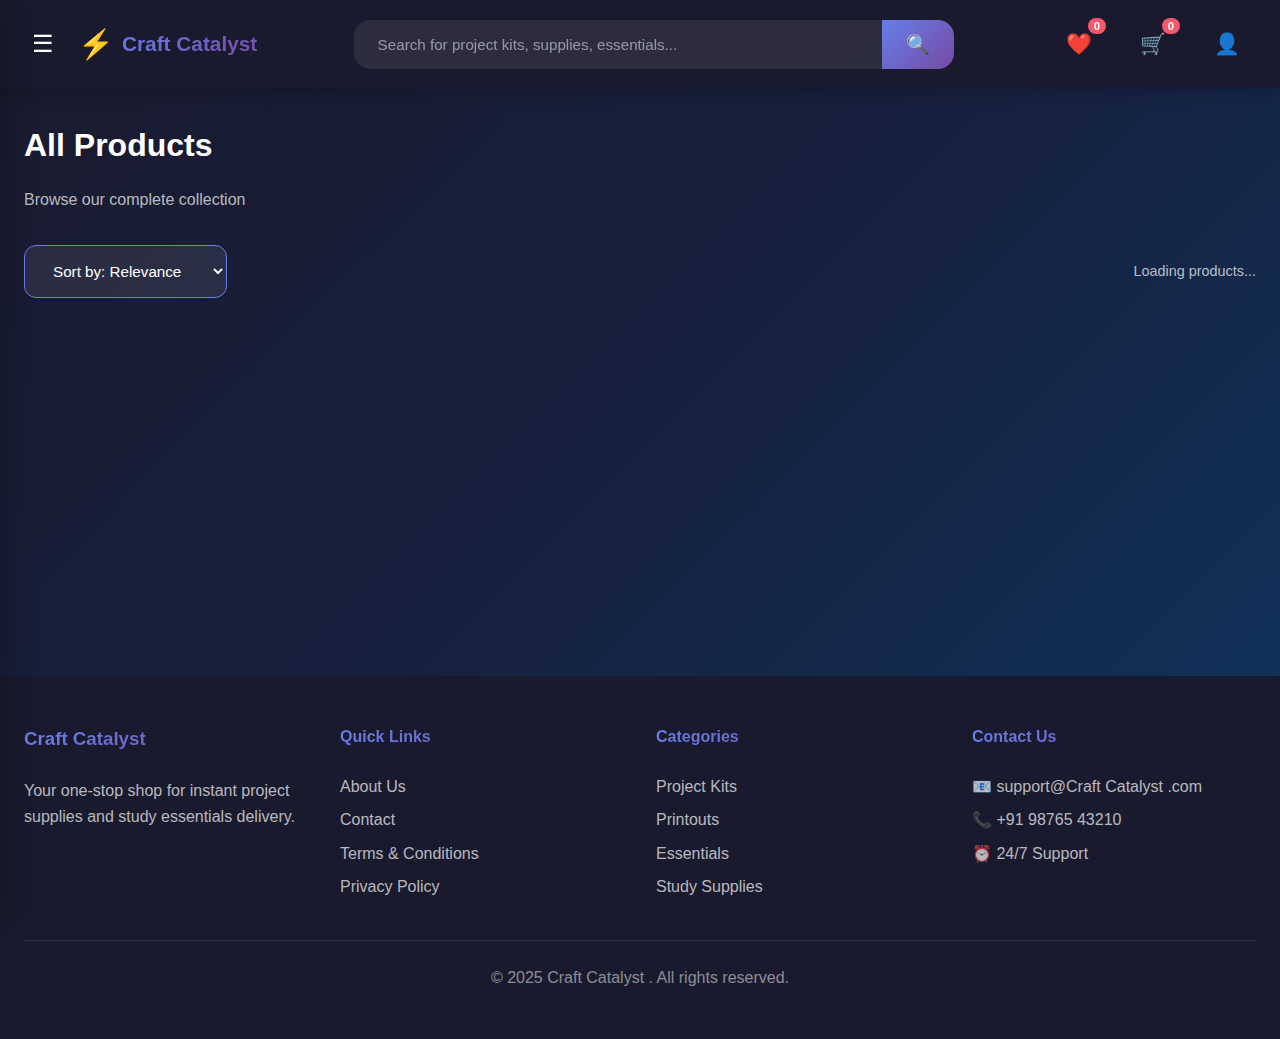
<file: pages/category.html>
<!DOCTYPE html>
<html lang="en">
<head>
    <meta charset="UTF-8">
    <meta name="viewport" content="width=device-width, initial-scale=1.0">
    <title>Browse Products - Craft Catalyst </title>
    <link rel="stylesheet" href="../style.css">
</head>
<body>
    <!-- Loading Screen -->
    <div id="loadingScreen" class="loading-screen">
        <div class="loader"></div>
        <p>Loading Products...</p>
    </div>

    <!-- Notification Toast -->
    <div id="notification" class="notification hidden">
        <span id="notificationText"></span>
    </div>

    <!-- Top Navbar -->
    <nav class="navbar">
        <div class="nav-container">
            <div class="nav-left">
                <button class="menu-btn" id="menuBtn">☰</button>
                <a href="../index.html" class="logo">
                    <span class="logo-icon">⚡</span>
                    <span class="logo-text">Craft Catalyst </span>
                </a>
            </div>
            <div class="nav-center">
                <div class="search-bar">
                    <input type="text" id="searchInput" placeholder="Search for project kits, supplies, essentials...">
                    <button class="search-btn" onclick="performSearch()">🔍</button>
                </div>
            </div>
            <div class="nav-right">
                <button class="nav-icon" id="wishlistBtn" onclick="goToWishlist()">
                    <span class="icon">❤️</span>
                    <span class="badge" id="wishlistCount">0</span>
                </button>
                <button class="nav-icon" id="cartBtn" onclick="goToCart()">
                    <span class="icon">🛒</span>
                    <span class="badge" id="cartCount">0</span>
                </button>
                <button class="nav-icon" id="userBtn" onclick="toggleUserMenu()">
                    <span class="icon">👤</span>
                </button>
            </div>
        </div>
    </nav>

    <!-- User Dropdown Menu -->
    <div id="userMenu" class="user-menu hidden">
        <div class="user-menu-content">
            <div id="userInfo" class="user-info"></div>
            <a href="orders.html" class="menu-item">📦 My Orders</a>
            <a href="wishlist.html" class="menu-item">❤️ Wishlist</a>
            <a href="#" onclick="handleAuth()" class="menu-item" id="authBtn">🔐 Login</a>
        </div>
    </div>

    <!-- Side Menu -->
    <div id="sideMenu" class="side-menu">
        <div class="side-menu-header">
            <h3>Categories</h3>
            <button class="close-btn" onclick="closeSideMenu()">✕</button>
        </div>
        <div class="side-menu-content">
            <a href="category.html?cat=project-kits" class="menu-link">
                <span class="menu-icon">🔧</span>
                <span>Project Kits</span>
            </a>
            <a href="category.html?cat=project-items" class="menu-link">
                <span class="menu-icon">🔩</span>
                <span>Project Items</span>
            </a>
            <a href="category.html?cat=prints" class="menu-link">
                <span class="menu-icon">🖨️</span>
                <span>Printouts</span>
            </a>
            <a href="category.html?cat=essentials" class="menu-link">
                <span class="menu-icon">🎒</span>
                <span>Emergency Essentials</span>
            </a>
            <a href="category.html?cat=study" class="menu-link">
                <span class="menu-icon">📚</span>
                <span>Study Supplies</span>
            </a>
            <hr>
            <a href="about.html" class="menu-link">
                <span class="menu-icon">ℹ️</span>
                <span>About Us</span>
            </a>
            <a href="contact.html" class="menu-link">
                <span class="menu-icon">📞</span>
                <span>Contact</span>
            </a>
        </div>
    </div>

    <!-- Main Content -->
    <main style="max-width: 1400px; margin: 0 auto; padding: var(--spacing-lg) var(--spacing-md); min-height: 60vh;">
        <!-- Page Header -->
        <div style="margin-bottom: var(--spacing-lg);">
            <h1 id="pageTitle" style="font-size: 2rem; margin-bottom: var(--spacing-sm);">All Products</h1>
            <p id="pageSubtitle" style="color: var(--text-secondary);">Browse our complete collection</p>
        </div>

        <!-- Filters & Sort -->
        <div style="display: flex; gap: var(--spacing-md); margin-bottom: var(--spacing-lg); flex-wrap: wrap; align-items: center;">
            <select id="sortSelect" onchange="applySorting()" style="padding: var(--spacing-sm) var(--spacing-md); background: var(--bg-card); color: var(--text-primary); border: 1px solid var(--primary-color); border-radius: var(--radius-md); font-size: 0.95rem; cursor: pointer;">
                <option value="default">Sort by: Relevance</option>
                <option value="price-low">Price: Low to High</option>
                <option value="price-high">Price: High to Low</option>
                <option value="name">Name: A to Z</option>
                <option value="rating">Rating: High to Low</option>
            </select>
            
            <div style="flex: 1;"></div>
            
            <span id="productCount" style="color: var(--text-secondary); font-size: 0.9rem;">Loading products...</span>
        </div>

        <!-- Products Grid -->
        <div class="products-grid" id="productsGrid">
            <!-- Products will be loaded here -->
        </div>

        <!-- Empty State -->
        <div id="emptyState" class="hidden" style="text-align: center; padding: var(--spacing-xl); color: var(--text-secondary);">
            <div style="font-size: 4rem; margin-bottom: var(--spacing-md);">📦</div>
            <h2 style="margin-bottom: var(--spacing-sm);">No products found</h2>
            <p>Try adjusting your filters or search terms</p>
        </div>
    </main>

    <!-- Footer -->
    <footer class="footer">
        <div class="footer-content">
            <div class="footer-section">
                <h3>Craft Catalyst </h3>
                <p>Your one-stop shop for instant project supplies and study essentials delivery.</p>
            </div>
            <div class="footer-section">
                <h4>Quick Links</h4>
                <a href="about.html">About Us</a>
                <a href="contact.html">Contact</a>
                <a href="#">Terms & Conditions</a>
                <a href="#">Privacy Policy</a>
            </div>
            <div class="footer-section">
                <h4>Categories</h4>
                <a href="category.html?cat=project-kits">Project Kits</a>
                <a href="category.html?cat=prints">Printouts</a>
                <a href="category.html?cat=essentials">Essentials</a>
                <a href="category.html?cat=study">Study Supplies</a>
            </div>
            <div class="footer-section">
                <h4>Contact Us</h4>
                <p>📧 support@Craft Catalyst .com</p>
                <p>📞 +91 98765 43210</p>
                <p>⏰ 24/7 Support</p>
            </div>
        </div>
        <div class="footer-bottom">
            <p>&copy; 2025 Craft Catalyst . All rights reserved.</p>
        </div>
    </footer>

    <!-- Mobile Bottom Navigation -->
    <div class="bottom-nav">
        <a href="../index.html" class="bottom-nav-item">
            <span class="bottom-nav-icon">🏠</span>
            <span class="bottom-nav-label">Home</span>
        </a>
        <a href="category.html?cat=all" class="bottom-nav-item active">
            <span class="bottom-nav-icon">🔍</span>
            <span class="bottom-nav-label">Browse</span>
        </a>
        <a href="cart.html" class="bottom-nav-item">
            <span class="bottom-nav-icon">🛒</span>
            <span class="bottom-nav-label">Cart</span>
            <span class="bottom-nav-badge" id="bottomCartCount">0</span>
        </a>
        <a href="orders.html" class="bottom-nav-item">
            <span class="bottom-nav-icon">📦</span>
            <span class="bottom-nav-label">Orders</span>
        </a>
        <a href="profile.html" class="bottom-nav-item">
            <span class="bottom-nav-icon">👤</span>
            <span class="bottom-nav-label">Profile</span>
        </a>
    </div>

    <script src="../scripts/data.js"></script>
    <script src="../scripts/utils.js"></script>
    <script>
        // Category page specific code
        let currentProducts = [];
        let currentSort = 'default';

        document.addEventListener('DOMContentLoaded', () => {
            setTimeout(() => {
                document.getElementById('loadingScreen').classList.add('hidden');
            }, 500);

            updateCartCount();
            updateWishlistCount();
            updateUserInfo();
            loadCategoryProducts();
            setupEventListeners();
        });

        function setupEventListeners() {
            const menuBtn = document.getElementById('menuBtn');
            if (menuBtn) menuBtn.addEventListener('click', toggleSideMenu);

            const userBtn = document.getElementById('userBtn');
            if (userBtn) userBtn.addEventListener('click', toggleUserMenu);

            const searchInput = document.getElementById('searchInput');
            if (searchInput) {
                searchInput.addEventListener('keypress', (e) => {
                    if (e.key === 'Enter') performSearch();
                });
            }

            document.addEventListener('click', (e) => {
                const sideMenu = document.getElementById('sideMenu');
                const userMenu = document.getElementById('userMenu');
                const menuBtn = document.getElementById('menuBtn');
                const userBtn = document.getElementById('userBtn');

                if (sideMenu && !sideMenu.contains(e.target) && e.target !== menuBtn) {
                    sideMenu.classList.remove('active');
                }

                if (userMenu && !userMenu.contains(e.target) && e.target !== userBtn) {
                    userMenu.classList.add('hidden');
                }
            });
        }

        function loadCategoryProducts() {
            const urlParams = new URLSearchParams(window.location.search);
            const category = urlParams.get('cat');
            const searchQuery = urlParams.get('search');

            const allProducts = JSON.parse(localStorage.getItem('products'));
            
            if (searchQuery) {
                currentProducts = searchProducts(searchQuery);
                document.getElementById('pageTitle').textContent = `Search Results for "${searchQuery}"`;
                document.getElementById('pageSubtitle').textContent = `${currentProducts.length} products found`;
            } else if (category && category !== 'all') {
                currentProducts = filterByCategory(category);
                const categoryNames = {
                    'project-kits': 'Project Kits',
                    'project-items': 'Project Items',
                    'prints': 'Printouts',
                    'essentials': 'Emergency Essentials',
                    'study': 'Study Supplies'
                };
                document.getElementById('pageTitle').textContent = categoryNames[category] || 'Products';
                document.getElementById('pageSubtitle').textContent = `${currentProducts.length} products available`;
            } else {
                currentProducts = allProducts;
                document.getElementById('pageTitle').textContent = 'All Products';
                document.getElementById('pageSubtitle').textContent = `${currentProducts.length} products available`;
            }

            displayProducts();
        }

        function displayProducts() {
            const grid = document.getElementById('productsGrid');
            const emptyState = document.getElementById('emptyState');
            const productCount = document.getElementById('productCount');

            if (currentProducts.length === 0) {
                grid.innerHTML = '';
                emptyState.classList.remove('hidden');
                productCount.textContent = '0 products';
                return;
            }

            emptyState.classList.add('hidden');
            productCount.textContent = `${currentProducts.length} product${currentProducts.length !== 1 ? 's' : ''}`;

            grid.innerHTML = currentProducts.map(product => {
                const isWishlisted = isInWishlist(product.id);
                return `
                    <div class="product-card" onclick="viewProduct(${product.id})">
                        ${product.badge ? `<div class="product-badge">${product.badge}</div>` : ''}
                        <button class="wishlist-btn ${isWishlisted ? 'active' : ''}" 
                                onclick="event.stopPropagation(); handleWishlist(${product.id})">
                            ${isWishlisted ? '❤️' : '🤍'}
                        </button>
                        <div class="product-image">${product.image}</div>
                        <div class="product-info">
                            <h3 class="product-title">${product.name}</h3>
                            <p class="product-description">${product.description}</p>
                            <div class="product-footer">
                                <span class="product-price">${formatCurrency(product.price)}</span>
                                <button class="add-to-cart-btn" onclick="event.stopPropagation(); addToCart(${product.id})">
                                    Add to Cart
                                </button>
                            </div>
                        </div>
                    </div>
                `;
            }).join('');
        }

        function applySorting() {
            const sortSelect = document.getElementById('sortSelect');
            currentSort = sortSelect.value;
            currentProducts = sortProducts(currentProducts, currentSort);
            displayProducts();
        }

        function viewProduct(productId) {
            addToRecentlyViewed(productId);
            window.location.href = `product.html?id=${productId}`;
        }

        function handleWishlist(productId) {
            const isAdded = toggleWishlist(productId);
            const wishlistBtns = document.querySelectorAll(`[onclick*="handleWishlist(${productId})"]`);
            wishlistBtns.forEach(btn => {
                btn.textContent = isAdded ? '❤️' : '🤍';
                if (isAdded) {
                    btn.classList.add('active');
                } else {
                    btn.classList.remove('active');
                }
            });
        }

        function toggleSideMenu() {
            const sideMenu = document.getElementById('sideMenu');
            if (sideMenu) sideMenu.classList.toggle('active');
        }

        function closeSideMenu() {
            const sideMenu = document.getElementById('sideMenu');
            if (sideMenu) sideMenu.classList.remove('active');
        }

        function toggleUserMenu() {
            const userMenu = document.getElementById('userMenu');
            if (userMenu) userMenu.classList.toggle('hidden');
        }

        function goToCart() {
            window.location.href = 'cart.html';
        }

        function goToWishlist() {
            window.location.href = 'wishlist.html';
        }

        function performSearch() {
            const searchInput = document.getElementById('searchInput');
            if (!searchInput) return;

            const query = searchInput.value.trim();
            if (query.length === 0) {
                showNotification('Please enter a search term', 'error');
                return;
            }

            window.location.href = `category.html?search=${encodeURIComponent(query)}`;
        }

        function handleAuth() {
            const user = getCurrentUser();
            if (user) {
                logoutUser();
            } else {
                window.location.href = 'login.html';
            }
        }
    </script>
</body>
</html>
</file>
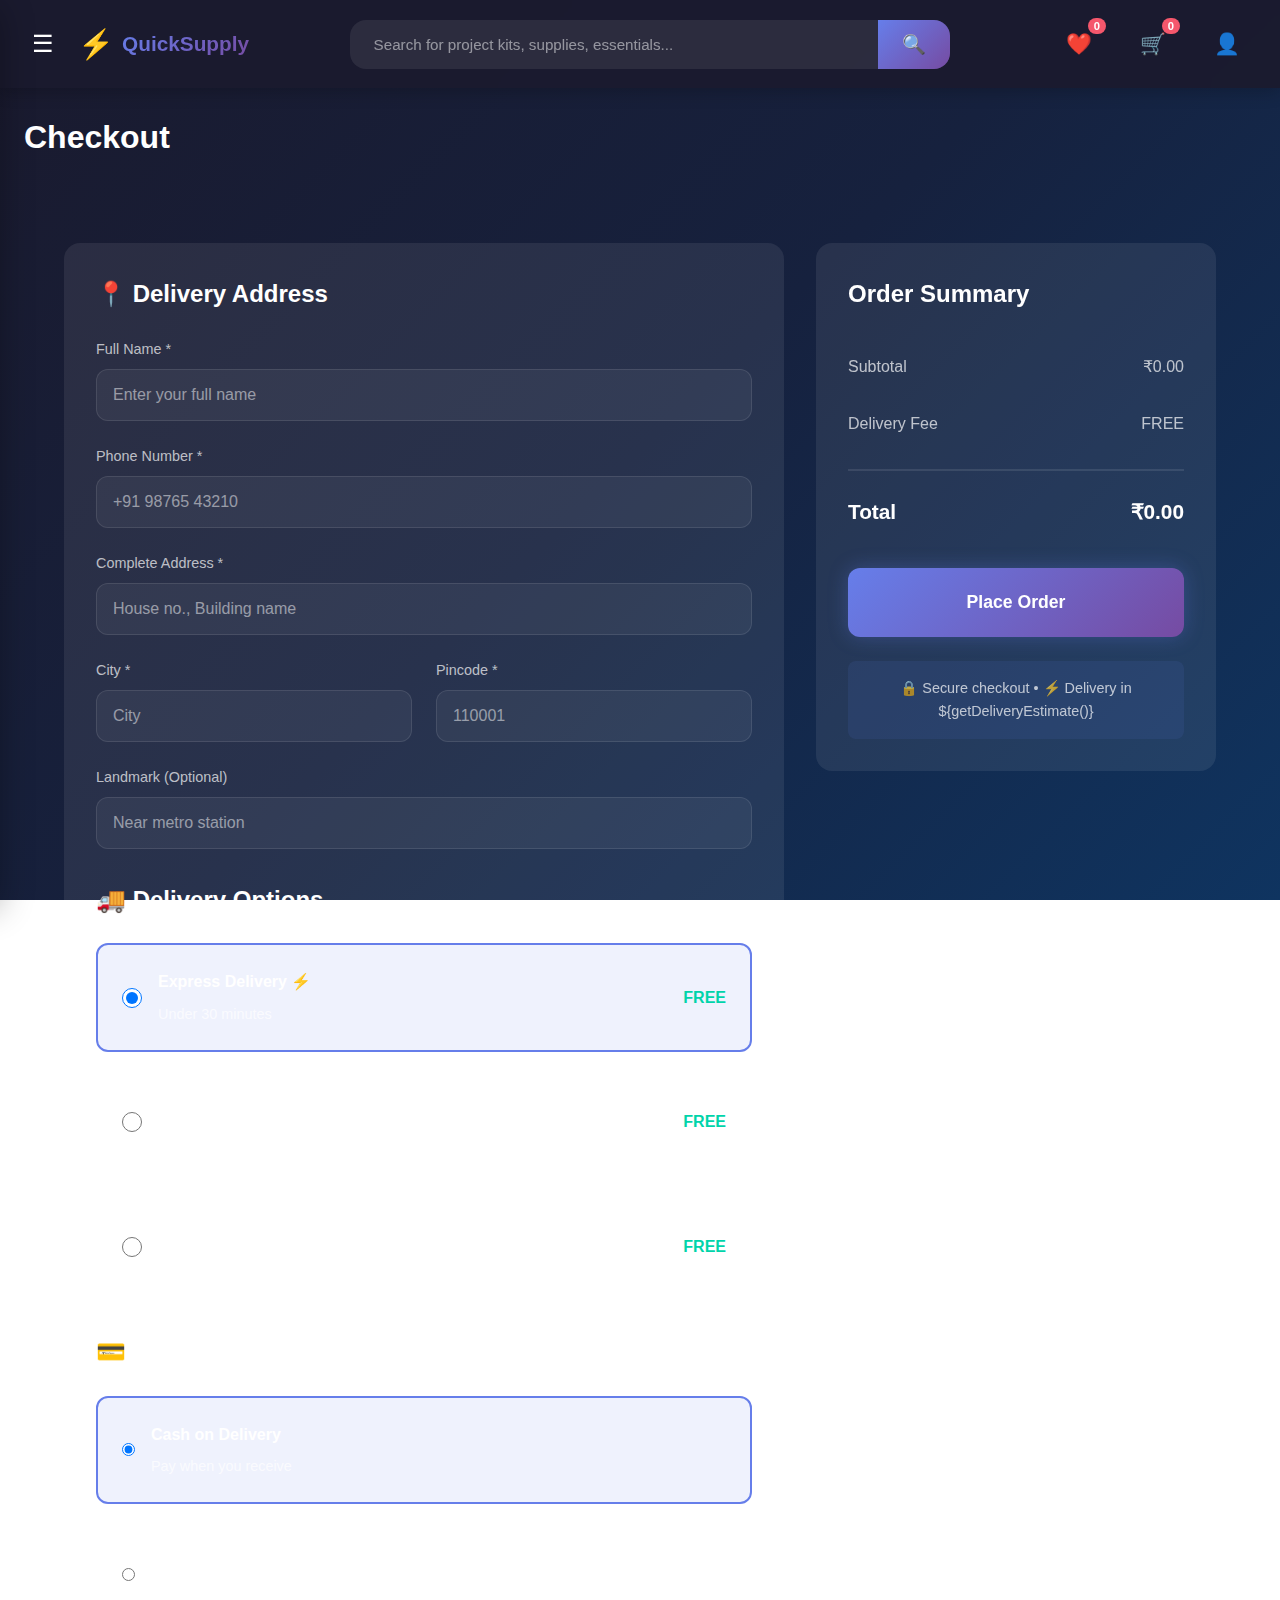
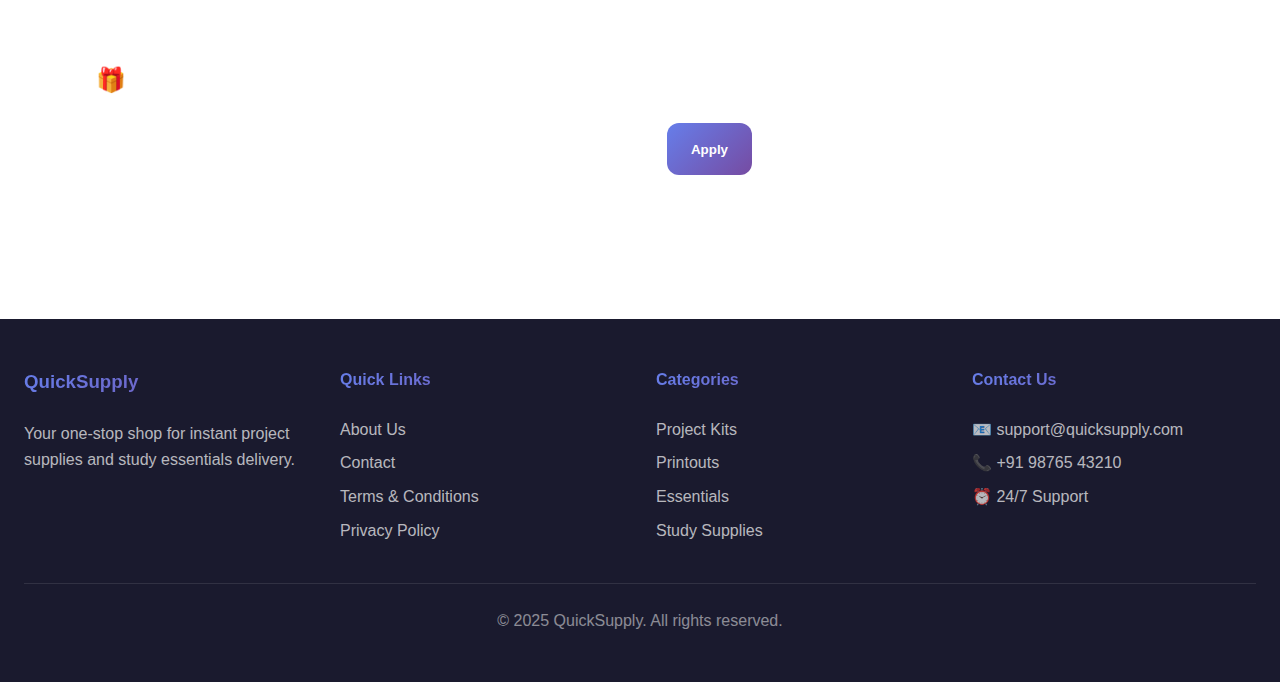
<file: pages/checkout.html>
<!DOCTYPE html>
<html lang="en">
<head>
    <meta charset="UTF-8">
    <meta name="viewport" content="width=device-width, initial-scale=1.0">
    <title>Checkout - QuickSupply</title>
    <link rel="stylesheet" href="../style.css">
    <style>
        .checkout-container {
            max-width: 1200px;
            margin: 0 auto;
            padding: var(--spacing-lg) var(--spacing-md);
            display: grid;
            grid-template-columns: 1fr 400px;
            gap: var(--spacing-lg);
        }

        .checkout-form {
            background: var(--bg-card);
            border-radius: var(--radius-lg);
            padding: var(--spacing-lg);
        }

        .form-section {
            margin-bottom: var(--spacing-lg);
        }

        .form-section h2 {
            font-size: 1.5rem;
            margin-bottom: var(--spacing-md);
            color: var(--text-primary);
        }

        .form-group {
            margin-bottom: var(--spacing-md);
        }

        .form-label {
            display: block;
            margin-bottom: var(--spacing-xs);
            color: var(--text-secondary);
            font-size: 0.9rem;
            font-weight: 500;
        }

        .form-input {
            width: 100%;
            padding: var(--spacing-sm);
            background: rgba(255, 255, 255, 0.05);
            border: 1px solid rgba(255, 255, 255, 0.1);
            border-radius: var(--radius-md);
            color: var(--text-primary);
            font-size: 1rem;
            transition: var(--transition-fast);
        }

        .form-input:focus {
            border-color: var(--primary-color);
            box-shadow: 0 0 0 2px rgba(102, 126, 234, 0.2);
        }

        .form-input::placeholder {
            color: var(--text-muted);
        }

        .form-row {
            display: grid;
            grid-template-columns: 1fr 1fr;
            gap: var(--spacing-md);
        }

        .delivery-options {
            display: grid;
            gap: var(--spacing-sm);
        }

        .delivery-option {
            padding: var(--spacing-md);
            background: rgba(255, 255, 255, 0.03);
            border: 2px solid rgba(255, 255, 255, 0.1);
            border-radius: var(--radius-md);
            cursor: pointer;
            transition: var(--transition-fast);
            display: flex;
            align-items: center;
            gap: var(--spacing-sm);
        }

        .delivery-option:hover {
            background: rgba(255, 255, 255, 0.05);
        }

        .delivery-option.selected {
            border-color: var(--primary-color);
            background: rgba(102, 126, 234, 0.1);
        }

        .delivery-option input[type="radio"] {
            width: 20px;
            height: 20px;
            cursor: pointer;
        }

        .delivery-info {
            flex: 1;
        }

        .delivery-name {
            font-weight: 600;
            margin-bottom: var(--spacing-xs);
        }

        .delivery-time {
            color: var(--text-secondary);
            font-size: 0.9rem;
        }

        .delivery-price {
            font-weight: 700;
            color: var(--success-color);
        }

        .promo-section {
            display: flex;
            gap: var(--spacing-sm);
        }

        .promo-input {
            flex: 1;
        }

        .apply-promo-btn {
            padding: var(--spacing-sm) var(--spacing-md);
            background: var(--primary-gradient);
            color: var(--text-primary);
            border-radius: var(--radius-md);
            font-weight: 600;
            transition: var(--transition-fast);
        }

        .apply-promo-btn:hover {
            opacity: 0.9;
        }

        .promo-message {
            margin-top: var(--spacing-xs);
            padding: var(--spacing-xs) var(--spacing-sm);
            border-radius: var(--radius-sm);
            font-size: 0.9rem;
        }

        .promo-message.success {
            background: rgba(0, 212, 170, 0.1);
            color: var(--success-color);
        }

        .promo-message.error {
            background: rgba(239, 83, 80, 0.1);
            color: var(--danger-color);
        }

        .order-summary {
            background: var(--bg-card);
            border-radius: var(--radius-lg);
            padding: var(--spacing-lg);
            height: fit-content;
            position: sticky;
            top: 80px;
        }

        .summary-item {
            padding: var(--spacing-sm);
            margin-bottom: var(--spacing-xs);
            background: rgba(255, 255, 255, 0.03);
            border-radius: var(--radius-sm);
            display: flex;
            gap: var(--spacing-sm);
        }

        .item-image {
            width: 50px;
            height: 50px;
            background: linear-gradient(135deg, rgba(102, 126, 234, 0.2), rgba(118, 75, 162, 0.2));
            border-radius: var(--radius-sm);
            display: flex;
            align-items: center;
            justify-content: center;
            font-size: 1.5rem;
            flex-shrink: 0;
        }

        .item-details {
            flex: 1;
        }

        .item-name {
            font-size: 0.9rem;
            margin-bottom: var(--spacing-xs);
        }

        .item-qty {
            color: var(--text-secondary);
            font-size: 0.8rem;
        }

        .item-price {
            font-weight: 600;
            color: var(--success-color);
        }

        .summary-row {
            display: flex;
            justify-content: space-between;
            padding: var(--spacing-sm) 0;
            color: var(--text-secondary);
        }

        .summary-row.discount {
            color: var(--success-color);
        }

        .summary-row.total {
            border-top: 2px solid rgba(255, 255, 255, 0.1);
            margin-top: var(--spacing-sm);
            padding-top: var(--spacing-md);
            font-size: 1.3rem;
            font-weight: 700;
            color: var(--text-primary);
        }

        .place-order-btn {
            width: 100%;
            padding: var(--spacing-md);
            background: var(--primary-gradient);
            color: var(--text-primary);
            border-radius: var(--radius-md);
            font-size: 1.1rem;
            font-weight: 600;
            margin-top: var(--spacing-md);
            box-shadow: var(--shadow-glow);
            transition: var(--transition-normal);
        }

        .place-order-btn:hover:not(:disabled) {
            transform: translateY(-2px);
            box-shadow: 0 0 30px rgba(102, 126, 234, 0.5);
        }

        .place-order-btn:disabled {
            opacity: 0.5;
            cursor: not-allowed;
        }

        .payment-methods {
            display: grid;
            gap: var(--spacing-sm);
            margin-top: var(--spacing-md);
        }

        .payment-method {
            padding: var(--spacing-md);
            background: rgba(255, 255, 255, 0.03);
            border: 2px solid rgba(255, 255, 255, 0.1);
            border-radius: var(--radius-md);
            cursor: pointer;
            transition: var(--transition-fast);
            display: flex;
            align-items: center;
            gap: var(--spacing-sm);
        }

        .payment-method:hover {
            background: rgba(255, 255, 255, 0.05);
        }

        .payment-method.selected {
            border-color: var(--primary-color);
            background: rgba(102, 126, 234, 0.1);
        }

        @media (max-width: 768px) {
            .checkout-container {
                grid-template-columns: 1fr;
            }

            .order-summary {
                position: static;
            }

            .form-row {
                grid-template-columns: 1fr;
            }

            .promo-section {
                flex-direction: column;
            }
        }
    </style>
</head>
<body>
    <!-- Loading Screen -->
    <div id="loadingScreen" class="loading-screen">
        <div class="loader"></div>
        <p>Loading Checkout...</p>
    </div>

    <!-- Notification Toast -->
    <div id="notification" class="notification hidden">
        <span id="notificationText"></span>
    </div>

    <!-- Top Navbar -->
    <nav class="navbar">
        <div class="nav-container">
            <div class="nav-left">
                <button class="menu-btn" id="menuBtn">☰</button>
                <a href="../index.html" class="logo">
                    <span class="logo-icon">⚡</span>
                    <span class="logo-text">QuickSupply</span>
                </a>
            </div>
            <div class="nav-center">
                <div class="search-bar">
                    <input type="text" id="searchInput" placeholder="Search for project kits, supplies, essentials...">
                    <button class="search-btn" onclick="performSearch()">🔍</button>
                </div>
            </div>
            <div class="nav-right">
                <button class="nav-icon" id="wishlistBtn" onclick="goToWishlist()">
                    <span class="icon">❤️</span>
                    <span class="badge" id="wishlistCount">0</span>
                </button>
                <button class="nav-icon" id="cartBtn" onclick="goToCart()">
                    <span class="icon">🛒</span>
                    <span class="badge" id="cartCount">0</span>
                </button>
                <button class="nav-icon" id="userBtn" onclick="toggleUserMenu()">
                    <span class="icon">👤</span>
                </button>
            </div>
        </div>
    </nav>

    <!-- User Dropdown Menu -->
    <div id="userMenu" class="user-menu hidden">
        <div class="user-menu-content">
            <div id="userInfo" class="user-info"></div>
            <a href="orders.html" class="menu-item">📦 My Orders</a>
            <a href="wishlist.html" class="menu-item">❤️ Wishlist</a>
            <a href="#" onclick="handleAuth()" class="menu-item" id="authBtn">🔐 Login</a>
        </div>
    </div>

    <!-- Side Menu -->
    <div id="sideMenu" class="side-menu">
        <div class="side-menu-header">
            <h3>Categories</h3>
            <button class="close-btn" onclick="closeSideMenu()">✕</button>
        </div>
        <div class="side-menu-content">
            <a href="category.html?cat=project-kits" class="menu-link">
                <span class="menu-icon">🔧</span>
                <span>Project Kits</span>
            </a>
            <a href="category.html?cat=project-items" class="menu-link">
                <span class="menu-icon">🔩</span>
                <span>Project Items</span>
            </a>
            <a href="category.html?cat=prints" class="menu-link">
                <span class="menu-icon">🖨️</span>
                <span>Printouts</span>
            </a>
            <a href="category.html?cat=essentials" class="menu-link">
                <span class="menu-icon">🎒</span>
                <span>Emergency Essentials</span>
            </a>
            <a href="category.html?cat=study" class="menu-link">
                <span class="menu-icon">📚</span>
                <span>Study Supplies</span>
            </a>
            <hr>
            <a href="about.html" class="menu-link">
                <span class="menu-icon">ℹ️</span>
                <span>About Us</span>
            </a>
            <a href="contact.html" class="menu-link">
                <span class="menu-icon">📞</span>
                <span>Contact</span>
            </a>
        </div>
    </div>

    <!-- Main Content -->
    <main style="min-height: 60vh;">
        <div style="max-width: 1400px; margin: 0 auto; padding: var(--spacing-md);">
            <h1 style="font-size: 2rem; margin-bottom: var(--spacing-md);">Checkout</h1>
        </div>

        <div class="checkout-container">
            <div class="checkout-form">
                <!-- Delivery Address -->
                <div class="form-section">
                    <h2>📍 Delivery Address</h2>
                    <form id="addressForm">
                        <div class="form-group">
                            <label class="form-label" for="fullName">Full Name *</label>
                            <input type="text" id="fullName" class="form-input" placeholder="Enter your full name" required>
                        </div>
                        <div class="form-group">
                            <label class="form-label" for="phone">Phone Number *</label>
                            <input type="tel" id="phone" class="form-input" placeholder="+91 98765 43210" required>
                        </div>
                        <div class="form-group">
                            <label class="form-label" for="address">Complete Address *</label>
                            <input type="text" id="address" class="form-input" placeholder="House no., Building name" required>
                        </div>
                        <div class="form-row">
                            <div class="form-group">
                                <label class="form-label" for="city">City *</label>
                                <input type="text" id="city" class="form-input" placeholder="City" required>
                            </div>
                            <div class="form-group">
                                <label class="form-label" for="pincode">Pincode *</label>
                                <input type="text" id="pincode" class="form-input" placeholder="110001" required>
                            </div>
                        </div>
                        <div class="form-group">
                            <label class="form-label" for="landmark">Landmark (Optional)</label>
                            <input type="text" id="landmark" class="form-input" placeholder="Near metro station">
                        </div>
                    </form>
                </div>

                <!-- Delivery Options -->
                <div class="form-section">
                    <h2>🚚 Delivery Options</h2>
                    <div class="delivery-options">
                        <div class="delivery-option selected" onclick="selectDelivery('express')">
                            <input type="radio" name="delivery" value="express" checked>
                            <div class="delivery-info">
                                <div class="delivery-name">Express Delivery ⚡</div>
                                <div class="delivery-time">Under 30 minutes</div>
                            </div>
                            <div class="delivery-price">FREE</div>
                        </div>
                        <div class="delivery-option" onclick="selectDelivery('standard')">
                            <input type="radio" name="delivery" value="standard">
                            <div class="delivery-info">
                                <div class="delivery-name">Standard Delivery</div>
                                <div class="delivery-time">1-2 hours</div>
                            </div>
                            <div class="delivery-price">FREE</div>
                        </div>
                        <div class="delivery-option" onclick="selectDelivery('scheduled')">
                            <input type="radio" name="delivery" value="scheduled">
                            <div class="delivery-info">
                                <div class="delivery-name">Scheduled Delivery</div>
                                <div class="delivery-time">Choose your time slot</div>
                            </div>
                            <div class="delivery-price">FREE</div>
                        </div>
                    </div>
                </div>

                <!-- Payment Method -->
                <div class="form-section">
                    <h2>💳 Payment Method</h2>
                    <div class="payment-methods">
                        <div class="payment-method selected" onclick="selectPayment('cod')">
                            <input type="radio" name="payment" value="cod" checked>
                            <div class="delivery-info">
                                <div class="delivery-name">Cash on Delivery</div>
                                <div class="delivery-time">Pay when you receive</div>
                            </div>
                        </div>
                        <div class="payment-method" onclick="selectPayment('online')">
                            <input type="radio" name="payment" value="online">
                            <div class="delivery-info">
                                <div class="delivery-name">Online Payment (UPI/Card)</div>
                                <div class="delivery-time">Pay now and get extra 2% off</div>
                            </div>
                        </div>
                    </div>
                </div>

                <!-- Promo Code -->
                <div class="form-section">
                    <h2>🎁 Apply Promo Code</h2>
                    <div class="promo-section">
                        <input type="text" id="promoCode" class="form-input promo-input" placeholder="Enter promo code">
                        <button class="apply-promo-btn" onclick="applyPromo()">Apply</button>
                    </div>
                    <div id="promoMessage"></div>
                </div>
            </div>

            <div class="order-summary">
                <h2 style="margin-bottom: var(--spacing-md);">Order Summary</h2>
                <div id="summaryItems"></div>
                <div style="margin-top: var(--spacing-md);">
                    <div class="summary-row">
                        <span>Subtotal</span>
                        <span id="summarySubtotal">₹0.00</span>
                    </div>
                    <div class="summary-row">
                        <span>Delivery Fee</span>
                        <span id="summaryDelivery">FREE</span>
                    </div>
                    <div class="summary-row discount" id="discountRow" style="display: none;">
                        <span>Discount</span>
                        <span id="summaryDiscount">-₹0.00</span>
                    </div>
                    <div class="summary-row total">
                        <span>Total</span>
                        <span id="summaryTotal">₹0.00</span>
                    </div>
                </div>
                <button class="place-order-btn" onclick="placeOrder()">Place Order</button>
                <div style="margin-top: var(--spacing-md); padding: var(--spacing-sm); background: rgba(102, 126, 234, 0.1); border-radius: var(--radius-sm); font-size: 0.9rem; color: var(--text-secondary); text-align: center;">
                    🔒 Secure checkout • ⚡ Delivery in ${getDeliveryEstimate()}
                </div>
            </div>
        </div>
    </main>

    <!-- Footer -->
    <footer class="footer">
        <div class="footer-content">
            <div class="footer-section">
                <h3>QuickSupply</h3>
                <p>Your one-stop shop for instant project supplies and study essentials delivery.</p>
            </div>
            <div class="footer-section">
                <h4>Quick Links</h4>
                <a href="about.html">About Us</a>
                <a href="contact.html">Contact</a>
                <a href="#">Terms & Conditions</a>
                <a href="#">Privacy Policy</a>
            </div>
            <div class="footer-section">
                <h4>Categories</h4>
                <a href="category.html?cat=project-kits">Project Kits</a>
                <a href="category.html?cat=prints">Printouts</a>
                <a href="category.html?cat=essentials">Essentials</a>
                <a href="category.html?cat=study">Study Supplies</a>
            </div>
            <div class="footer-section">
                <h4>Contact Us</h4>
                <p>📧 support@quicksupply.com</p>
                <p>📞 +91 98765 43210</p>
                <p>⏰ 24/7 Support</p>
            </div>
        </div>
        <div class="footer-bottom">
            <p>&copy; 2025 QuickSupply. All rights reserved.</p>
        </div>
    </footer>

    <!-- Mobile Bottom Navigation -->
    <div class="bottom-nav">
        <a href="../index.html" class="bottom-nav-item">
            <span class="bottom-nav-icon">🏠</span>
            <span class="bottom-nav-label">Home</span>
        </a>
        <a href="category.html?cat=all" class="bottom-nav-item">
            <span class="bottom-nav-icon">🔍</span>
            <span class="bottom-nav-label">Browse</span>
        </a>
        <a href="cart.html" class="bottom-nav-item">
            <span class="bottom-nav-icon">🛒</span>
            <span class="bottom-nav-label">Cart</span>
            <span class="bottom-nav-badge" id="bottomCartCount">0</span>
        </a>
        <a href="orders.html" class="bottom-nav-item">
            <span class="bottom-nav-icon">📦</span>
            <span class="bottom-nav-label">Orders</span>
        </a>
        <a href="profile.html" class="bottom-nav-item">
            <span class="bottom-nav-icon">👤</span>
            <span class="bottom-nav-label">Profile</span>
        </a>
    </div>

    <script src="../scripts/data.js"></script>
    <script src="../scripts/utils.js"></script>
    <script>
        let selectedDelivery = 'express';
        let selectedPayment = 'cod';
        let appliedDiscount = 0;
        let promoApplied = false;

        document.addEventListener('DOMContentLoaded', () => {
            setTimeout(() => {
                document.getElementById('loadingScreen').classList.add('hidden');
            }, 500);

            const cart = getCartItems();
            if (cart.length === 0) {
                window.location.href = 'cart.html';
                return;
            }

            updateCartCount();
            updateWishlistCount();
            updateUserInfo();
            loadOrderSummary();
            prefillUserData();
            setupEventListeners();
        });

        function setupEventListeners() {
            const menuBtn = document.getElementById('menuBtn');
            if (menuBtn) menuBtn.addEventListener('click', toggleSideMenu);

            const userBtn = document.getElementById('userBtn');
            if (userBtn) userBtn.addEventListener('click', toggleUserMenu);

            const searchInput = document.getElementById('searchInput');
            if (searchInput) {
                searchInput.addEventListener('keypress', (e) => {
                    if (e.key === 'Enter') performSearch();
                });
            }

            document.addEventListener('click', (e) => {
                const sideMenu = document.getElementById('sideMenu');
                const userMenu = document.getElementById('userMenu');
                const menuBtn = document.getElementById('menuBtn');
                const userBtn = document.getElementById('userBtn');

                if (sideMenu && !sideMenu.contains(e.target) && e.target !== menuBtn) {
                    sideMenu.classList.remove('active');
                }

                if (userMenu && !userMenu.contains(e.target) && e.target !== userBtn) {
                    userMenu.classList.add('hidden');
                }
            });
        }

        function prefillUserData() {
            const user = getCurrentUser();
            if (user) {
                document.getElementById('fullName').value = user.name || '';
                document.getElementById('phone').value = user.phone || '';
                if (user.address) {
                    document.getElementById('address').value = user.address.street || '';
                    document.getElementById('city').value = user.address.city || '';
                    document.getElementById('pincode').value = user.address.pincode || '';
                    document.getElementById('landmark').value = user.address.landmark || '';
                }
            }
        }

        function loadOrderSummary() {
            const cart = getCartItems();
            const summaryItemsContainer = document.getElementById('summaryItems');
            
            summaryItemsContainer.innerHTML = cart.map(item => `
                <div class="summary-item">
                    <div class="item-image">${item.image}</div>
                    <div class="item-details">
                        <div class="item-name">${item.name}</div>
                        <div class="item-qty">Qty: ${item.quantity}</div>
                    </div>
                    <div class="item-price">${formatCurrency(item.price * item.quantity)}</div>
                </div>
            `).join('');

            updatePriceSummary();
        }

        function updatePriceSummary() {
            const subtotal = calculateCartTotal();
            const deliveryFee = 0; // Always free
            const total = subtotal - appliedDiscount + deliveryFee;

            document.getElementById('summarySubtotal').textContent = formatCurrency(subtotal);
            document.getElementById('summaryDelivery').textContent = deliveryFee === 0 ? 'FREE' : formatCurrency(deliveryFee);
            document.getElementById('summaryTotal').textContent = formatCurrency(total);

            if (appliedDiscount > 0) {
                document.getElementById('discountRow').style.display = 'flex';
                document.getElementById('summaryDiscount').textContent = '-' + formatCurrency(appliedDiscount);
            } else {
                document.getElementById('discountRow').style.display = 'none';
            }
        }

        function selectDelivery(type) {
            selectedDelivery = type;
            document.querySelectorAll('.delivery-option').forEach(opt => {
                opt.classList.remove('selected');
            });
            event.target.closest('.delivery-option').classList.add('selected');
        }

        function selectPayment(type) {
            selectedPayment = type;
            document.querySelectorAll('.payment-method').forEach(opt => {
                opt.classList.remove('selected');
            });
            event.target.closest('.payment-method').classList.add('selected');
        }

        function applyPromo() {
            if (promoApplied) {
                showNotification('Promo code already applied', 'error');
                return;
            }

            const promoCode = document.getElementById('promoCode').value.trim();
            const subtotal = calculateCartTotal();
            const result = applyPromoCode(promoCode, subtotal);

            const promoMessage = document.getElementById('promoMessage');
            
            if (result.success) {
                appliedDiscount = result.discount;
                promoApplied = true;
                promoMessage.className = 'promo-message success';
                promoMessage.textContent = result.message;
                updatePriceSummary();
                showNotification(result.message, 'success');
            } else {
                promoMessage.className = 'promo-message error';
                promoMessage.textContent = result.message;
                showNotification(result.message, 'error');
            }
        }

        function placeOrder() {
            const form = document.getElementById('addressForm');
            if (!form.checkValidity()) {
                form.reportValidity();
                return;
            }

            const orderData = {
                id: generateOrderId(),
                items: getCartItems(),
                address: {
                    name: document.getElementById('fullName').value,
                    phone: document.getElementById('phone').value,
                    street: document.getElementById('address').value,
                    city: document.getElementById('city').value,
                    pincode: document.getElementById('pincode').value,
                    landmark: document.getElementById('landmark').value
                },
                delivery: selectedDelivery,
                payment: selectedPayment,
                subtotal: calculateCartTotal(),
                discount: appliedDiscount,
                deliveryFee: 0,
                total: calculateCartTotal() - appliedDiscount,
                status: 'pending',
                date: new Date().toISOString(),
                estimatedDelivery: getDeliveryEstimate()
            };

            saveOrder(orderData);
            localStorage.removeItem('cart');
            updateCartCount();

            showNotification('Order placed successfully!', 'success');
            setTimeout(() => {
                window.location.href = `order-confirmation.html?orderId=${orderData.id}`;
            }, 1000);
        }

        function toggleSideMenu() {
            const sideMenu = document.getElementById('sideMenu');
            if (sideMenu) sideMenu.classList.toggle('active');
        }

        function closeSideMenu() {
            const sideMenu = document.getElementById('sideMenu');
            if (sideMenu) sideMenu.classList.remove('active');
        }

        function toggleUserMenu() {
            const userMenu = document.getElementById('userMenu');
            if (userMenu) userMenu.classList.toggle('hidden');
        }

        function goToCart() {
            window.location.href = 'cart.html';
        }

        function goToWishlist() {
            window.location.href = 'wishlist.html';
        }

        function performSearch() {
            const searchInput = document.getElementById('searchInput');
            if (!searchInput) return;

            const query = searchInput.value.trim();
            if (query.length === 0) {
                showNotification('Please enter a search term', 'error');
                return;
            }

            window.location.href = `category.html?search=${encodeURIComponent(query)}`;
        }

        function handleAuth() {
            const user = getCurrentUser();
            if (user) {
                logoutUser();
            } else {
                window.location.href = 'login.html';
            }
        }
    </script>
</body>
</html>
</file>
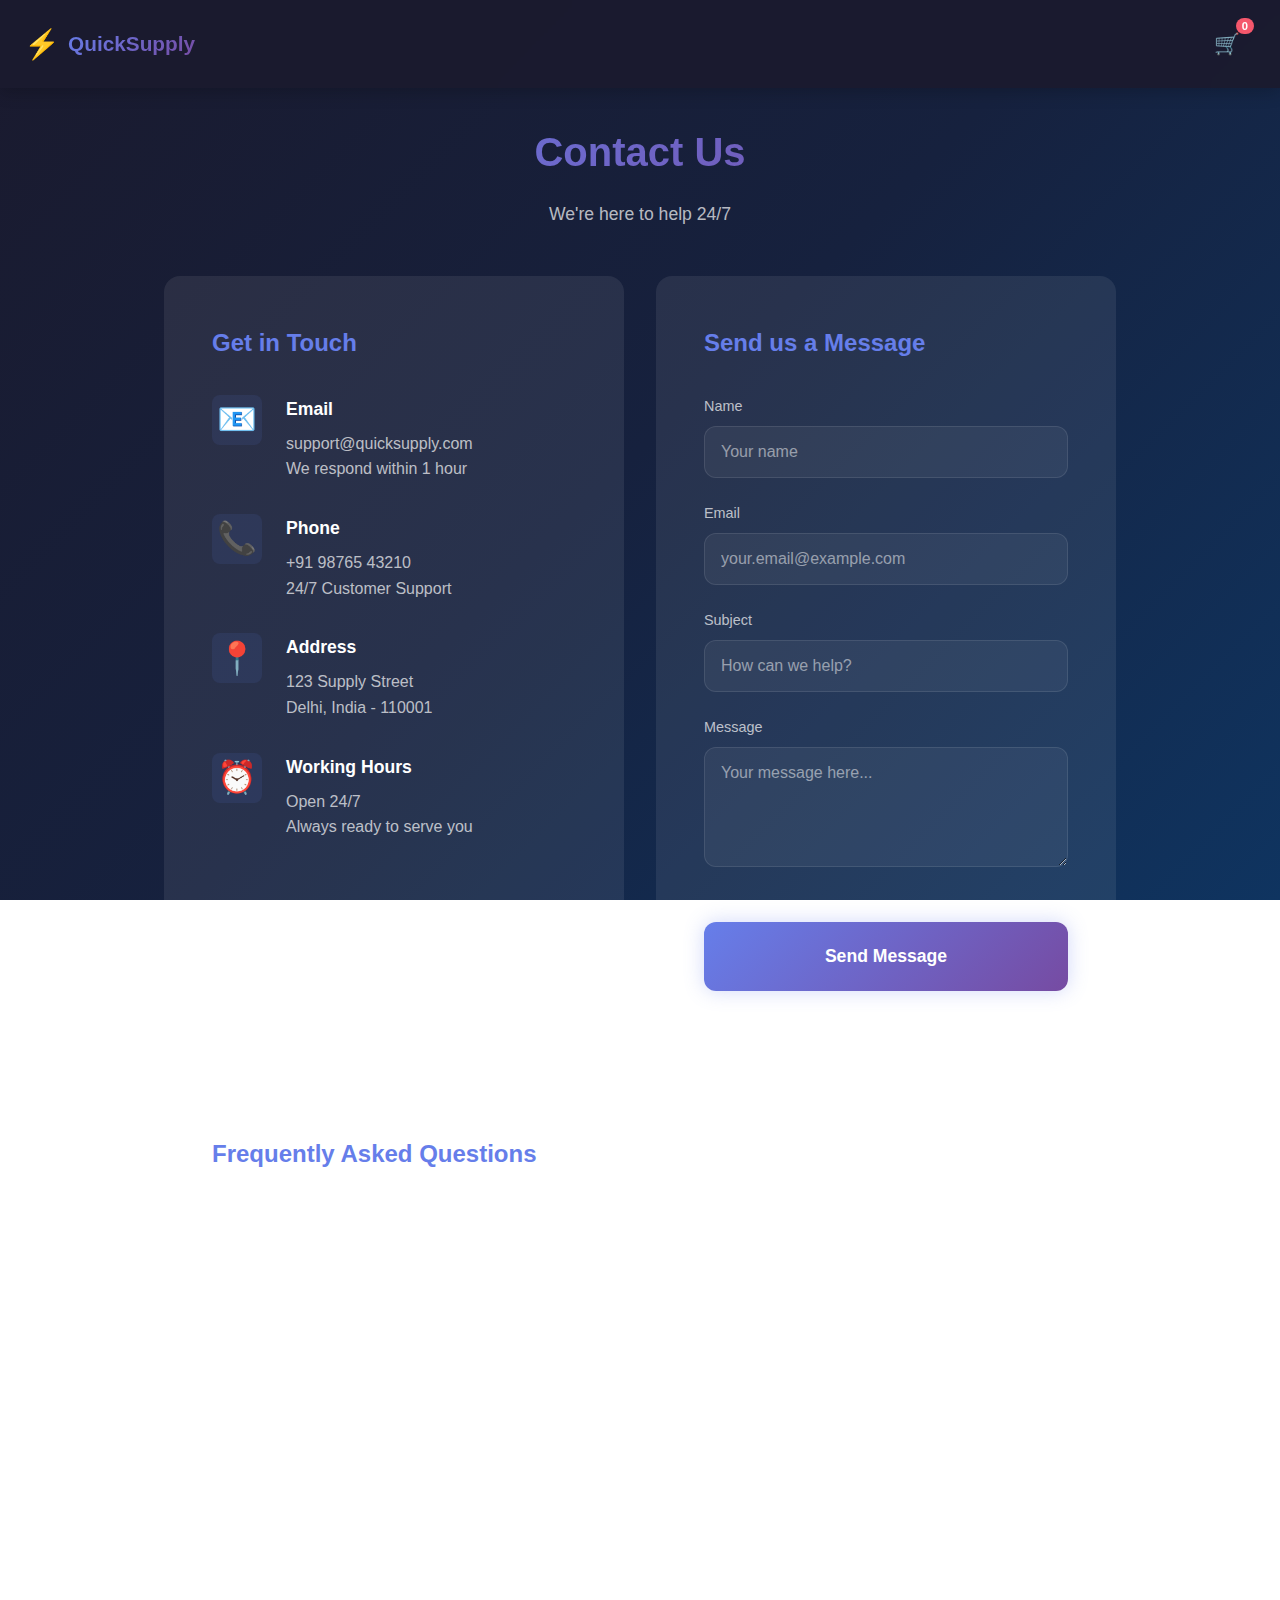
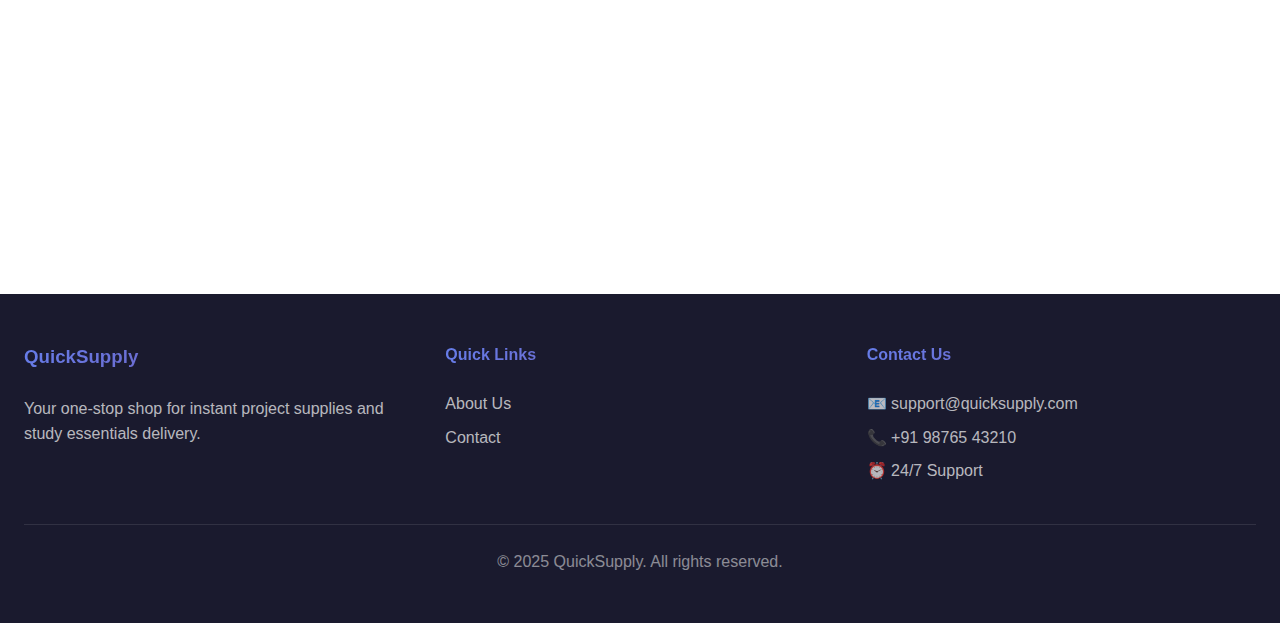
<file: pages/contact.html>
<!DOCTYPE html>
<html lang="en">
<head>
    <meta charset="UTF-8">
    <meta name="viewport" content="width=device-width, initial-scale=1.0">
    <title>Contact Us - QuickSupply</title>
    <link rel="stylesheet" href="../style.css">
    <style>
        .contact-container {
            max-width: 1000px;
            margin: 0 auto;
            padding: var(--spacing-lg) var(--spacing-md);
        }

        .page-header {
            text-align: center;
            margin-bottom: var(--spacing-xl);
        }

        .page-title {
            font-size: 2.5rem;
            margin-bottom: var(--spacing-sm);
            background: var(--primary-gradient);
            -webkit-background-clip: text;
            -webkit-text-fill-color: transparent;
            background-clip: text;
        }

        .page-subtitle {
            font-size: 1.1rem;
            color: var(--text-secondary);
        }

        .contact-grid {
            display: grid;
            grid-template-columns: 1fr 1fr;
            gap: var(--spacing-lg);
            margin-bottom: var(--spacing-xl);
        }

        .contact-info {
            background: var(--bg-card);
            border-radius: var(--radius-lg);
            padding: var(--spacing-xl);
        }

        .contact-info h2 {
            font-size: 1.5rem;
            margin-bottom: var(--spacing-lg);
            color: var(--primary-color);
        }

        .contact-item {
            display: flex;
            align-items: start;
            gap: var(--spacing-md);
            margin-bottom: var(--spacing-lg);
        }

        .contact-icon {
            font-size: 2rem;
            width: 50px;
            height: 50px;
            background: rgba(102, 126, 234, 0.1);
            border-radius: var(--radius-sm);
            display: flex;
            align-items: center;
            justify-content: center;
        }

        .contact-details h3 {
            margin-bottom: var(--spacing-xs);
            font-size: 1.1rem;
        }

        .contact-details p {
            color: var(--text-secondary);
        }

        .contact-form {
            background: var(--bg-card);
            border-radius: var(--radius-lg);
            padding: var(--spacing-xl);
        }

        .contact-form h2 {
            font-size: 1.5rem;
            margin-bottom: var(--spacing-lg);
            color: var(--primary-color);
        }

        .form-group {
            margin-bottom: var(--spacing-md);
        }

        .form-label {
            display: block;
            margin-bottom: var(--spacing-xs);
            color: var(--text-secondary);
            font-size: 0.9rem;
            font-weight: 500;
        }

        .form-input,
        .form-textarea {
            width: 100%;
            padding: var(--spacing-sm);
            background: rgba(255, 255, 255, 0.05);
            border: 1px solid rgba(255, 255, 255, 0.1);
            border-radius: var(--radius-md);
            color: var(--text-primary);
            font-size: 1rem;
            transition: var(--transition-fast);
        }

        .form-textarea {
            min-height: 120px;
            resize: vertical;
        }

        .form-input:focus,
        .form-textarea:focus {
            border-color: var(--primary-color);
            box-shadow: 0 0 0 2px rgba(102, 126, 234, 0.2);
        }

        .form-input::placeholder,
        .form-textarea::placeholder {
            color: var(--text-muted);
        }

        .submit-btn {
            width: 100%;
            padding: var(--spacing-md);
            background: var(--primary-gradient);
            color: var(--text-primary);
            border-radius: var(--radius-md);
            font-size: 1.1rem;
            font-weight: 600;
            margin-top: var(--spacing-md);
            box-shadow: var(--shadow-glow);
            transition: var(--transition-normal);
        }

        .submit-btn:hover {
            transform: translateY(-2px);
            box-shadow: 0 0 30px rgba(102, 126, 234, 0.5);
        }

        .faq-section {
            background: var(--bg-card);
            border-radius: var(--radius-lg);
            padding: var(--spacing-xl);
        }

        .faq-section h2 {
            font-size: 1.5rem;
            margin-bottom: var(--spacing-lg);
            color: var(--primary-color);
        }

        .faq-item {
            margin-bottom: var(--spacing-lg);
        }

        .faq-item h3 {
            margin-bottom: var(--spacing-sm);
            font-size: 1.1rem;
        }

        .faq-item p {
            color: var(--text-secondary);
            line-height: 1.6;
        }

        @media (max-width: 768px) {
            .contact-grid {
                grid-template-columns: 1fr;
            }

            .page-title {
                font-size: 2rem;
            }
        }
    </style>
</head>
<body>
    <!-- Loading Screen -->
    <div id="loadingScreen" class="loading-screen">
        <div class="loader"></div>
        <p>Loading...</p>
    </div>

    <!-- Notification Toast -->
    <div id="notification" class="notification hidden">
        <span id="notificationText"></span>
    </div>

    <!-- Top Navbar -->
    <nav class="navbar">
        <div class="nav-container">
            <div class="nav-left">
                <a href="../index.html" class="logo">
                    <span class="logo-icon">⚡</span>
                    <span class="logo-text">QuickSupply</span>
                </a>
            </div>
            <div class="nav-right">
                <button class="nav-icon" onclick="window.location.href='cart.html'">
                    <span class="icon">🛒</span>
                    <span class="badge" id="cartCount">0</span>
                </button>
            </div>
        </div>
    </nav>

    <!-- Main Content -->
    <main class="contact-container">
        <div class="page-header">
            <h1 class="page-title">Contact Us</h1>
            <p class="page-subtitle">We're here to help 24/7</p>
        </div>

        <div class="contact-grid">
            <div class="contact-info">
                <h2>Get in Touch</h2>

                <div class="contact-item">
                    <div class="contact-icon">📧</div>
                    <div class="contact-details">
                        <h3>Email</h3>
                        <p>support@quicksupply.com</p>
                        <p>We respond within 1 hour</p>
                    </div>
                </div>

                <div class="contact-item">
                    <div class="contact-icon">📞</div>
                    <div class="contact-details">
                        <h3>Phone</h3>
                        <p>+91 98765 43210</p>
                        <p>24/7 Customer Support</p>
                    </div>
                </div>

                <div class="contact-item">
                    <div class="contact-icon">📍</div>
                    <div class="contact-details">
                        <h3>Address</h3>
                        <p>123 Supply Street</p>
                        <p>Delhi, India - 110001</p>
                    </div>
                </div>

                <div class="contact-item">
                    <div class="contact-icon">⏰</div>
                    <div class="contact-details">
                        <h3>Working Hours</h3>
                        <p>Open 24/7</p>
                        <p>Always ready to serve you</p>
                    </div>
                </div>
            </div>

            <div class="contact-form">
                <h2>Send us a Message</h2>
                <form id="contactForm">
                    <div class="form-group">
                        <label class="form-label" for="name">Name</label>
                        <input type="text" id="name" class="form-input" placeholder="Your name" required>
                    </div>

                    <div class="form-group">
                        <label class="form-label" for="email">Email</label>
                        <input type="email" id="email" class="form-input" placeholder="your.email@example.com" required>
                    </div>

                    <div class="form-group">
                        <label class="form-label" for="subject">Subject</label>
                        <input type="text" id="subject" class="form-input" placeholder="How can we help?" required>
                    </div>

                    <div class="form-group">
                        <label class="form-label" for="message">Message</label>
                        <textarea id="message" class="form-textarea" placeholder="Your message here..." required></textarea>
                    </div>

                    <button type="submit" class="submit-btn">Send Message</button>
                </form>
            </div>
        </div>

        <div class="faq-section">
            <h2>Frequently Asked Questions</h2>

            <div class="faq-item">
                <h3>What is your delivery time?</h3>
                <p>We deliver most orders within 20-30 minutes of placement. In peak hours, delivery may take up to 45 minutes.</p>
            </div>

            <div class="faq-item">
                <h3>Do you deliver 24/7?</h3>
                <p>Yes! We're available 24 hours a day, 7 days a week to ensure you get your supplies whenever you need them.</p>
            </div>

            <div class="faq-item">
                <h3>What payment methods do you accept?</h3>
                <p>We accept Cash on Delivery, UPI, Credit/Debit Cards, and Net Banking.</p>
            </div>

            <div class="faq-item">
                <h3>Can I cancel or modify my order?</h3>
                <p>Yes, you can cancel or modify your order within 2 minutes of placement. After that, the order is dispatched and cannot be changed.</p>
            </div>

            <div class="faq-item">
                <h3>What is your return policy?</h3>
                <p>We accept returns for defective or damaged products within 24 hours of delivery. Contact our support team for assistance.</p>
            </div>
        </div>
    </main>

    <!-- Footer -->
    <footer class="footer">
        <div class="footer-content">
            <div class="footer-section">
                <h3>QuickSupply</h3>
                <p>Your one-stop shop for instant project supplies and study essentials delivery.</p>
            </div>
            <div class="footer-section">
                <h4>Quick Links</h4>
                <a href="about.html">About Us</a>
                <a href="contact.html">Contact</a>
            </div>
            <div class="footer-section">
                <h4>Contact Us</h4>
                <p>📧 support@quicksupply.com</p>
                <p>📞 +91 98765 43210</p>
                <p>⏰ 24/7 Support</p>
            </div>
        </div>
        <div class="footer-bottom">
            <p>&copy; 2025 QuickSupply. All rights reserved.</p>
        </div>
    </footer>

    <script src="../scripts/data.js"></script>
    <script src="../scripts/utils.js"></script>
    <script>
        document.addEventListener('DOMContentLoaded', () => {
            setTimeout(() => {
                document.getElementById('loadingScreen').classList.add('hidden');
            }, 500);

            updateCartCount();
            setupForm();
        });

        function setupForm() {
            const form = document.getElementById('contactForm');
            form.addEventListener('submit', handleSubmit);
        }

        function handleSubmit(e) {
            e.preventDefault();

            const name = document.getElementById('name').value;
            const email = document.getElementById('email').value;
            const subject = document.getElementById('subject').value;
            const message = document.getElementById('message').value;

            // Simulate sending message
            showNotification('Message sent successfully! We\'ll get back to you soon.', 'success');

            // Reset form
            document.getElementById('contactForm').reset();
        }
    </script>
</body>
</html>
</file>
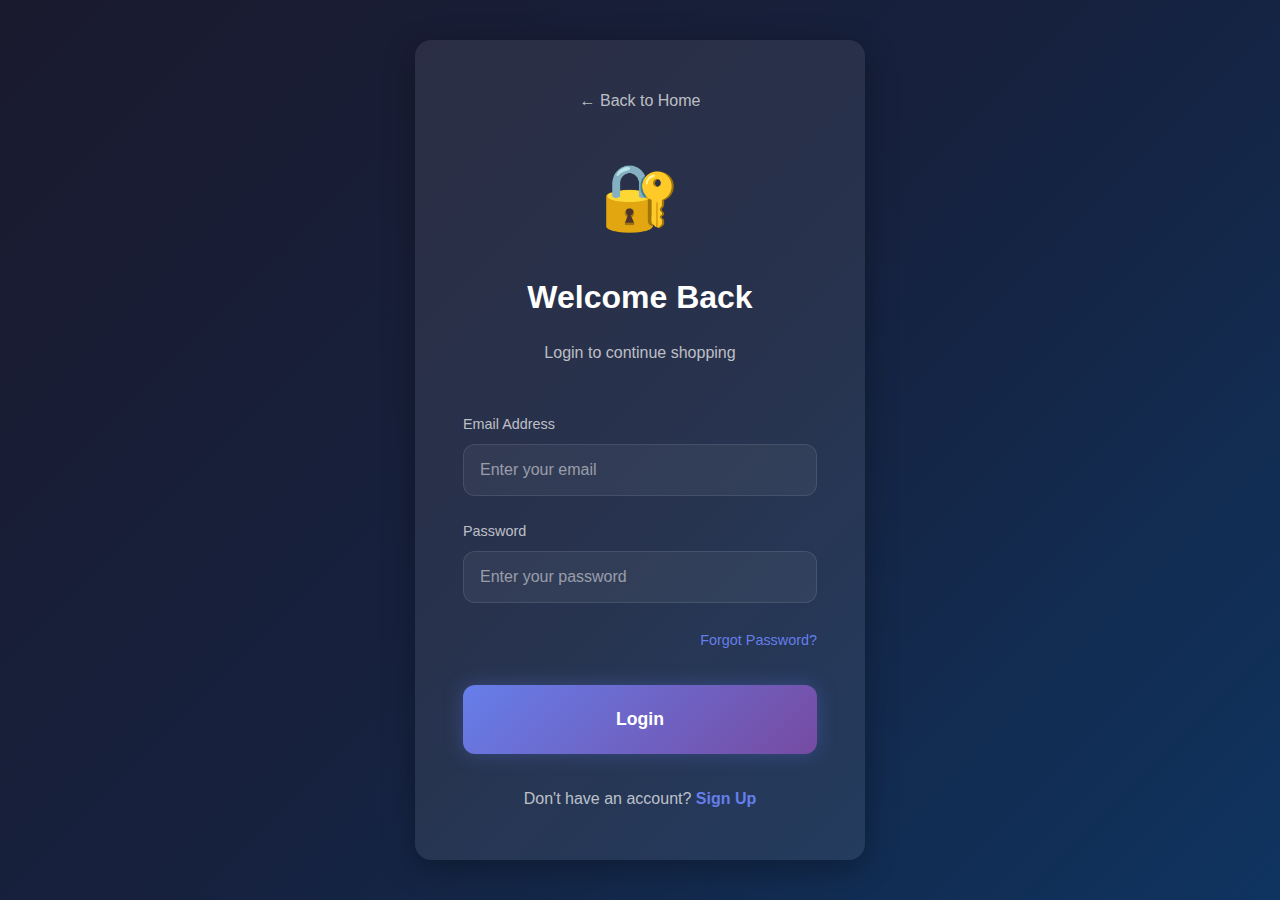
<file: pages/login.html>
<!DOCTYPE html>
<html lang="en">
<head>
    <meta charset="UTF-8">
    <meta name="viewport" content="width=device-width, initial-scale=1.0">
    <title>Login - QuickSupply</title>
    <link rel="stylesheet" href="../style.css">
    <style>
        .auth-container {
            min-height: 100vh;
            display: flex;
            justify-content: center;
            align-items: center;
            padding: var(--spacing-md);
        }

        .auth-card {
            background: var(--bg-card);
            border-radius: var(--radius-lg);
            padding: var(--spacing-xl);
            max-width: 450px;
            width: 100%;
            box-shadow: var(--shadow-lg);
        }

        .auth-header {
            text-align: center;
            margin-bottom: var(--spacing-xl);
        }

        .auth-icon {
            font-size: 4rem;
            margin-bottom: var(--spacing-md);
        }

        .auth-title {
            font-size: 2rem;
            margin-bottom: var(--spacing-sm);
        }

        .auth-subtitle {
            color: var(--text-secondary);
        }

        .form-group {
            margin-bottom: var(--spacing-md);
        }

        .form-label {
            display: block;
            margin-bottom: var(--spacing-xs);
            color: var(--text-secondary);
            font-size: 0.9rem;
            font-weight: 500;
        }

        .form-input {
            width: 100%;
            padding: var(--spacing-sm);
            background: rgba(255, 255, 255, 0.05);
            border: 1px solid rgba(255, 255, 255, 0.1);
            border-radius: var(--radius-md);
            color: var(--text-primary);
            font-size: 1rem;
            transition: var(--transition-fast);
        }

        .form-input:focus {
            border-color: var(--primary-color);
            box-shadow: 0 0 0 2px rgba(102, 126, 234, 0.2);
        }

        .form-input::placeholder {
            color: var(--text-muted);
        }

        .forgot-password {
            text-align: right;
            margin-top: var(--spacing-xs);
        }

        .forgot-password a {
            color: var(--primary-color);
            font-size: 0.9rem;
            text-decoration: none;
            transition: var(--transition-fast);
        }

        .forgot-password a:hover {
            color: var(--secondary-color);
        }

        .submit-btn {
            width: 100%;
            padding: var(--spacing-md);
            background: var(--primary-gradient);
            color: var(--text-primary);
            border-radius: var(--radius-md);
            font-size: 1.1rem;
            font-weight: 600;
            margin-top: var(--spacing-lg);
            box-shadow: var(--shadow-glow);
            transition: var(--transition-normal);
        }

        .submit-btn:hover {
            transform: translateY(-2px);
            box-shadow: 0 0 30px rgba(102, 126, 234, 0.5);
        }

        .submit-btn:disabled {
            opacity: 0.5;
            cursor: not-allowed;
            transform: none;
        }

        .auth-footer {
            text-align: center;
            margin-top: var(--spacing-lg);
            color: var(--text-secondary);
        }

        .auth-footer a {
            color: var(--primary-color);
            text-decoration: none;
            font-weight: 600;
            transition: var(--transition-fast);
        }

        .auth-footer a:hover {
            color: var(--secondary-color);
        }

        .error-message {
            background: rgba(239, 83, 80, 0.1);
            color: var(--danger-color);
            padding: var(--spacing-sm);
            border-radius: var(--radius-sm);
            margin-bottom: var(--spacing-md);
            font-size: 0.9rem;
            display: none;
        }

        .error-message.show {
            display: block;
        }

        .back-home {
            text-align: center;
            margin-bottom: var(--spacing-lg);
        }

        .back-home a {
            color: var(--text-secondary);
            text-decoration: none;
            display: inline-flex;
            align-items: center;
            gap: var(--spacing-xs);
            transition: var(--transition-fast);
        }

        .back-home a:hover {
            color: var(--primary-color);
        }
    </style>
</head>
<body>
    <!-- Loading Screen -->
    <div id="loadingScreen" class="loading-screen">
        <div class="loader"></div>
        <p>Loading...</p>
    </div>

    <!-- Notification Toast -->
    <div id="notification" class="notification hidden">
        <span id="notificationText"></span>
    </div>

    <div class="auth-container">
        <div class="auth-card">
            <div class="back-home">
                <a href="../index.html">← Back to Home</a>
            </div>

            <div class="auth-header">
                <div class="auth-icon">🔐</div>
                <h1 class="auth-title">Welcome Back</h1>
                <p class="auth-subtitle">Login to continue shopping</p>
            </div>

            <div id="errorMessage" class="error-message"></div>

            <form id="loginForm">
                <div class="form-group">
                    <label class="form-label" for="email">Email Address</label>
                    <input type="email" id="email" class="form-input" placeholder="Enter your email" required>
                </div>

                <div class="form-group">
                    <label class="form-label" for="password">Password</label>
                    <input type="password" id="password" class="form-input" placeholder="Enter your password" required>
                </div>

                <div class="forgot-password">
                    <a href="#" onclick="event.preventDefault(); alert('Contact support to reset password');">Forgot Password?</a>
                </div>

                <button type="submit" class="submit-btn">Login</button>
            </form>

            <div class="auth-footer">
                Don't have an account? <a href="signup.html">Sign Up</a>
            </div>
        </div>
    </div>

    <script src="../scripts/data.js"></script>
    <script src="../scripts/utils.js"></script>
    <script>
        document.addEventListener('DOMContentLoaded', () => {
            setTimeout(() => {
                document.getElementById('loadingScreen').classList.add('hidden');
            }, 500);

            // Check if already logged in
            const user = getCurrentUser();
            if (user) {
                window.location.href = '../index.html';
                return;
            }

            setupForm();
        });

        function setupForm() {
            const form = document.getElementById('loginForm');
            form.addEventListener('submit', handleLogin);
        }

        function handleLogin(e) {
            e.preventDefault();

            const email = document.getElementById('email').value.trim();
            const password = document.getElementById('password').value;

            if (!email || !password) {
                showError('Please fill in all fields');
                return;
            }

            const result = loginUser(email, password);

            if (result.success) {
                showNotification('Login successful!', 'success');
                setTimeout(() => {
                    window.location.href = '../index.html';
                }, 1000);
            } else {
                showError(result.message);
            }
        }

        function showError(message) {
            const errorDiv = document.getElementById('errorMessage');
            errorDiv.textContent = message;
            errorDiv.classList.add('show');

            setTimeout(() => {
                errorDiv.classList.remove('show');
            }, 5000);
        }
    </script>
</body>
</html>
</file>
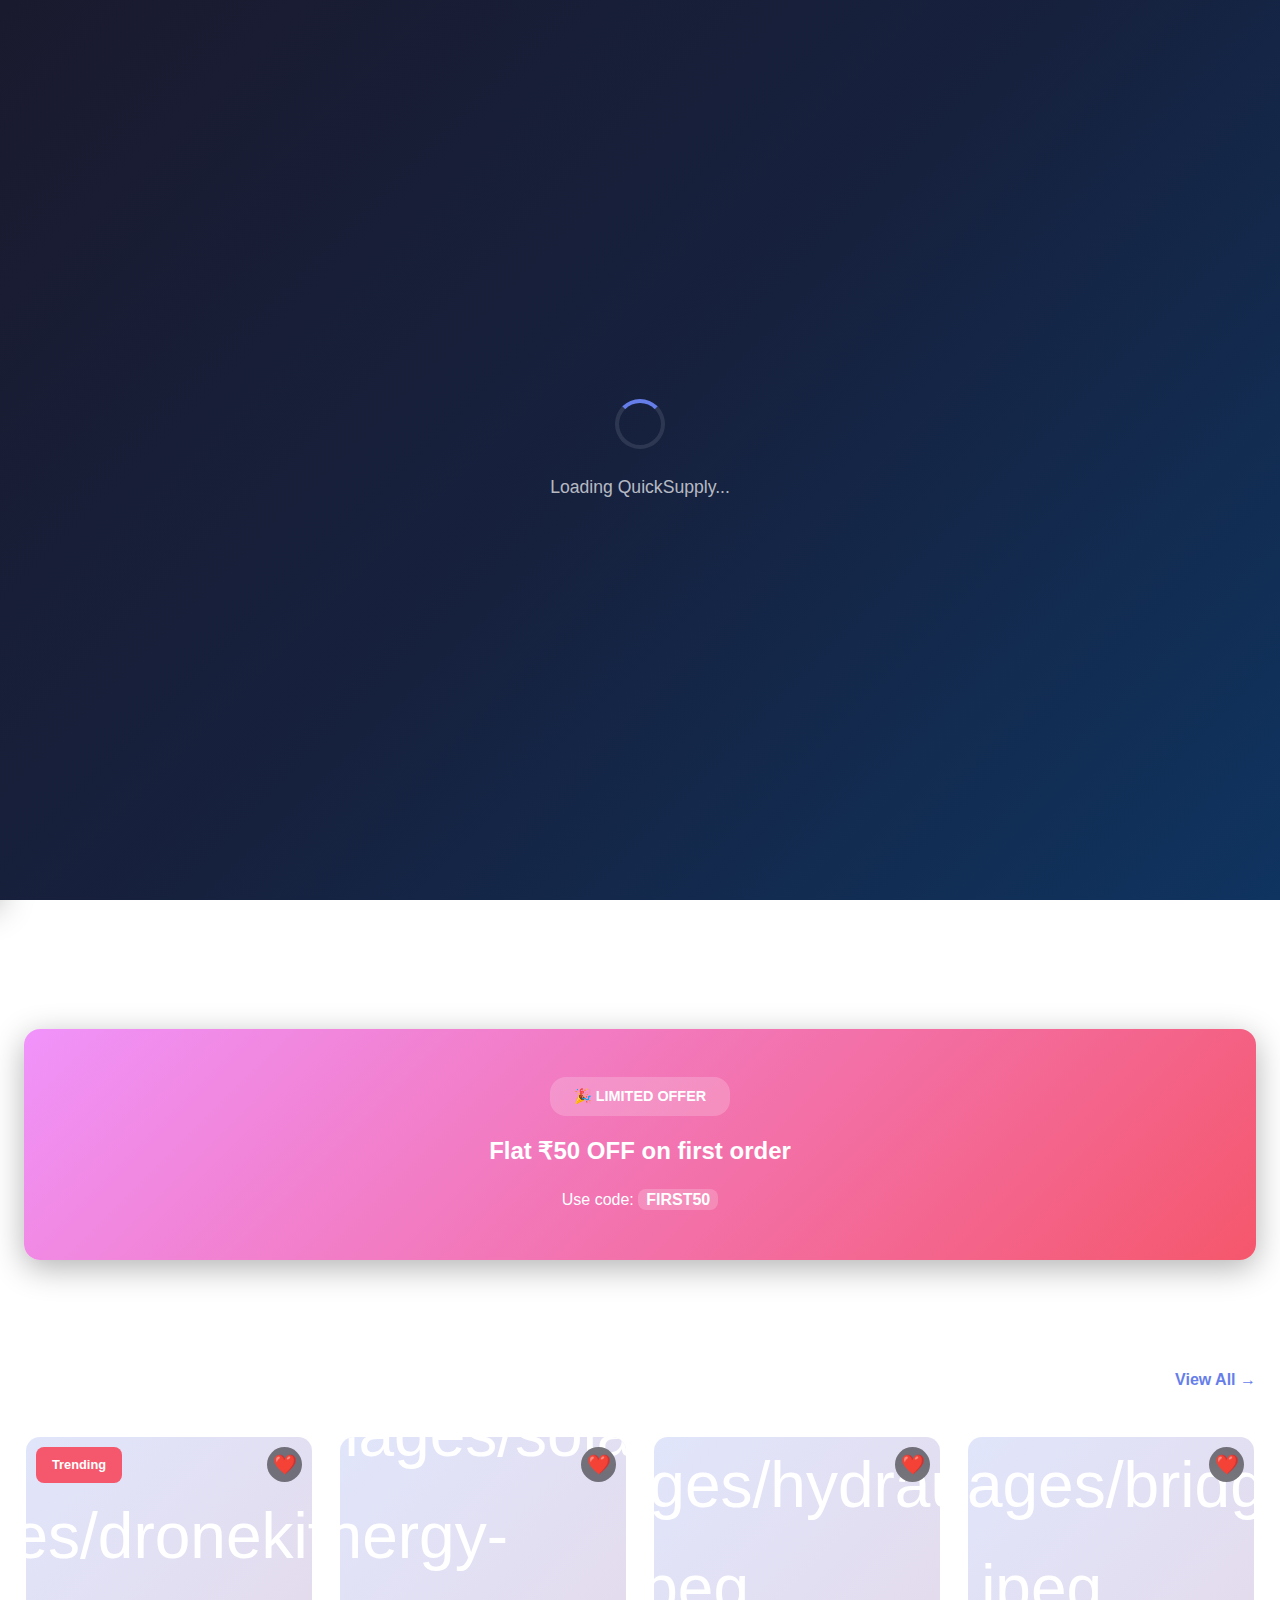
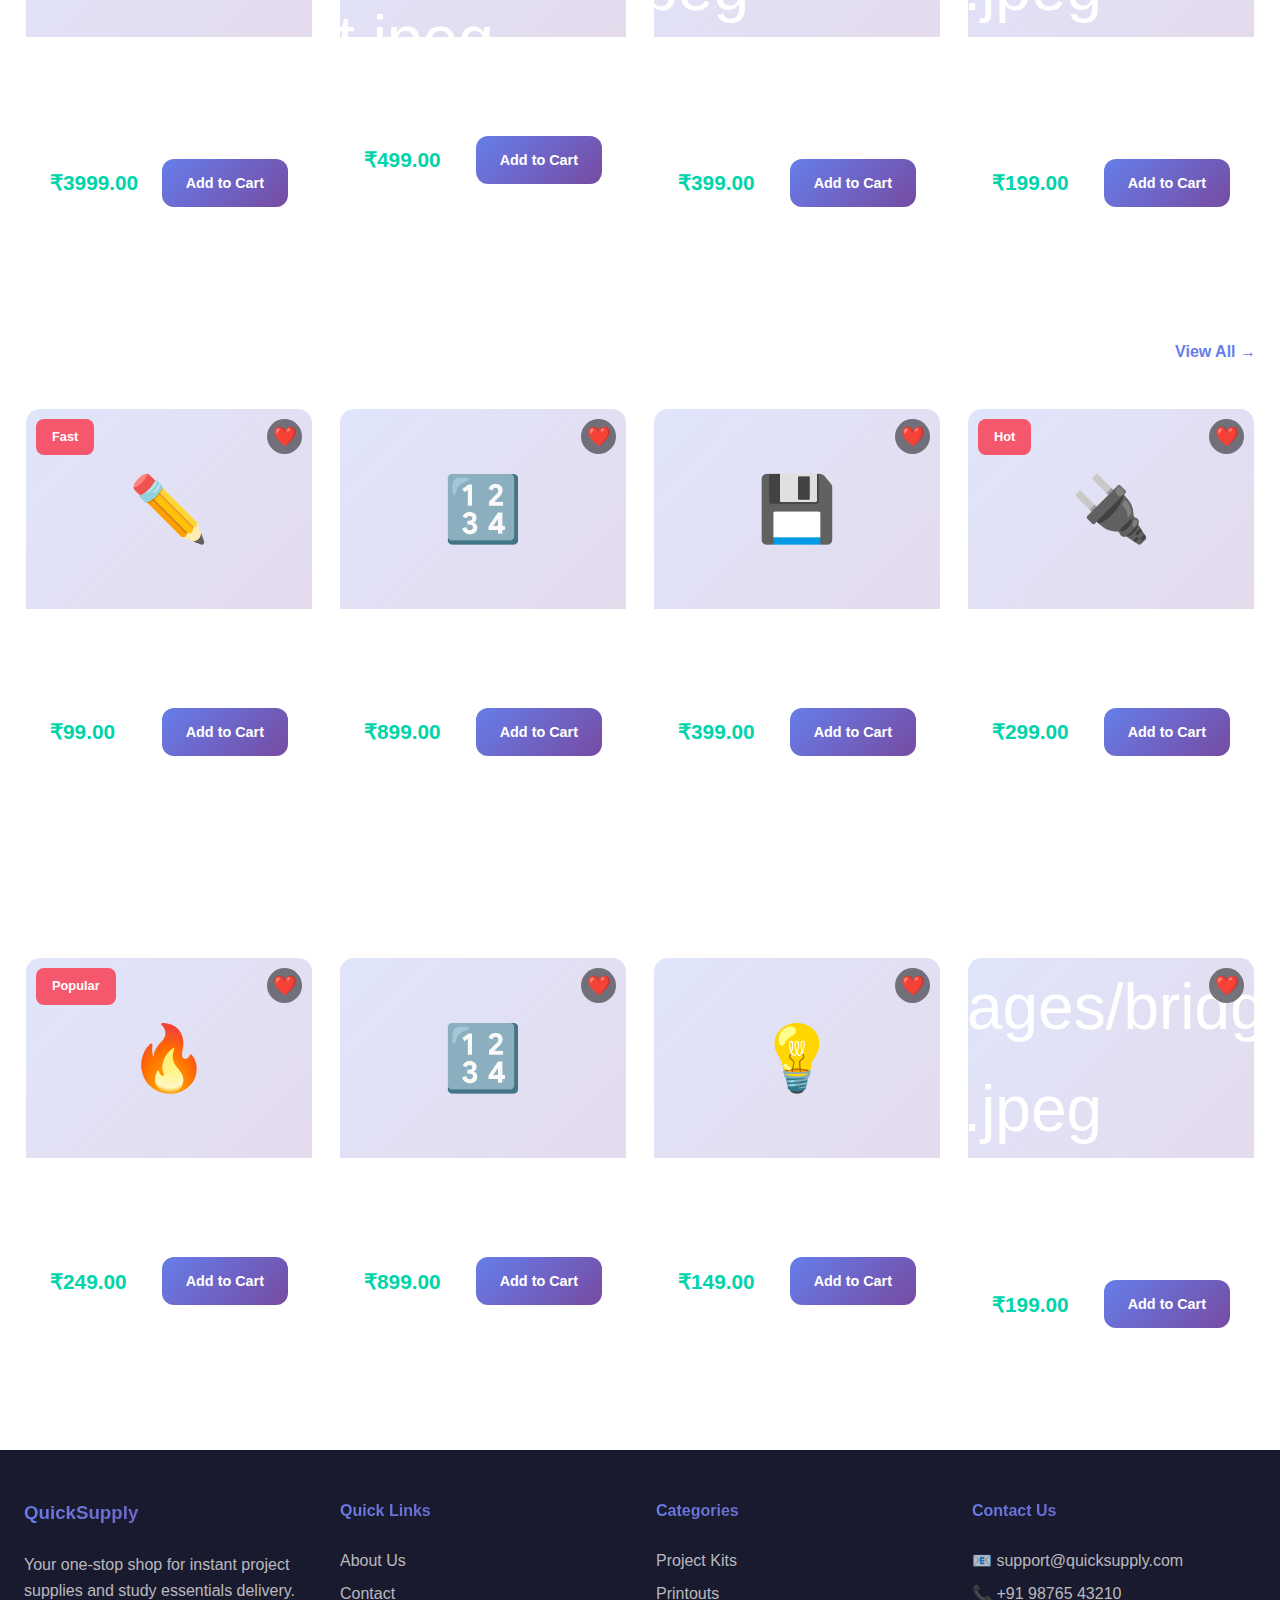
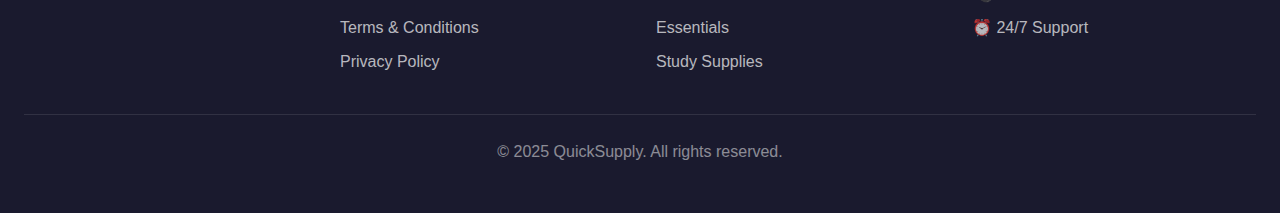
<file: pages/order-confirmation.html>
<!DOCTYPE html>
<html lang="en">
<head>
    <meta charset="UTF-8">
    <meta name="viewport" content="width=device-width, initial-scale=1.0">
    <title>Order Confirmed - QuickSupply</title>
    <link rel="stylesheet" href="../style.css">
    <style>
        .confirmation-container {
            max-width: 800px;
            margin: 0 auto;
            padding: var(--spacing-xl) var(--spacing-md);
            text-align: center;
        }

        .success-icon {
            font-size: 6rem;
            animation: scaleIn 0.5s ease;
            margin-bottom: var(--spacing-lg);
        }

        @keyframes scaleIn {
            from {
                transform: scale(0);
                opacity: 0;
            }
            to {
                transform: scale(1);
                opacity: 1;
            }
        }

        .confirmation-card {
            background: var(--bg-card);
            border-radius: var(--radius-lg);
            padding: var(--spacing-xl);
            margin-bottom: var(--spacing-lg);
        }

        .order-id {
            font-size: 1.5rem;
            font-weight: 700;
            color: var(--success-color);
            margin: var(--spacing-md) 0;
        }

        .delivery-info {
            background: rgba(102, 126, 234, 0.1);
            padding: var(--spacing-md);
            border-radius: var(--radius-md);
            margin: var(--spacing-lg) 0;
        }

        .info-row {
            display: flex;
            justify-content: space-between;
            padding: var(--spacing-sm) 0;
            border-bottom: 1px solid rgba(255, 255, 255, 0.1);
        }

        .info-row:last-child {
            border-bottom: none;
        }

        .action-buttons {
            display: flex;
            gap: var(--spacing-md);
            justify-content: center;
            margin-top: var(--spacing-xl);
        }

        .btn {
            padding: var(--spacing-md) var(--spacing-xl);
            border-radius: var(--radius-md);
            font-weight: 600;
            transition: var(--transition-normal);
            text-decoration: none;
            display: inline-block;
        }

        .btn-primary {
            background: var(--primary-gradient);
            color: var(--text-primary);
            box-shadow: var(--shadow-glow);
        }

        .btn-primary:hover {
            transform: translateY(-2px);
            box-shadow: 0 0 30px rgba(102, 126, 234, 0.5);
        }

        .btn-secondary {
            background: var(--bg-card);
            color: var(--text-primary);
            border: 2px solid var(--primary-color);
        }

        .btn-secondary:hover {
            background: rgba(102, 126, 234, 0.1);
        }

        @media (max-width: 768px) {
            .action-buttons {
                flex-direction: column;
            }

            .btn {
                width: 100%;
            }
        }
    </style>
</head>
<body>
    <!-- Loading Screen -->
    <div id="loadingScreen" class="loading-screen">
        <div class="loader"></div>
        <p>Loading...</p>
    </div>

    <!-- Notification Toast -->
    <div id="notification" class="notification hidden">
        <span id="notificationText"></span>
    </div>

    <!-- Top Navbar -->
    <nav class="navbar">
        <div class="nav-container">
            <div class="nav-left">
                <a href="../index.html" class="logo">
                    <span class="logo-icon">⚡</span>
                    <span class="logo-text">QuickSupply</span>
                </a>
            </div>
            <div class="nav-right">
                <button class="nav-icon" id="userBtn" onclick="toggleUserMenu()">
                    <span class="icon">👤</span>
                </button>
            </div>
        </div>
    </nav>

    <!-- Main Content -->
    <main class="confirmation-container">
        <div class="success-icon">✅</div>
        <h1 style="font-size: 2.5rem; margin-bottom: var(--spacing-sm);">Order Confirmed!</h1>
        <p style="color: var(--text-secondary); font-size: 1.1rem; margin-bottom: var(--spacing-lg);">
            Thank you for your order. We'll deliver it super fast!
        </p>

        <div class="confirmation-card">
            <div class="order-id" id="orderIdDisplay">Order #LOADING...</div>
            
            <div class="delivery-info">
                <h3 style="margin-bottom: var(--spacing-md);">📦 Delivery Details</h3>
                <div id="orderDetails"></div>
            </div>

            <div style="background: rgba(0, 212, 170, 0.1); padding: var(--spacing-md); border-radius: var(--radius-md); margin-top: var(--spacing-md);">
                <div style="font-size: 2rem; margin-bottom: var(--spacing-xs);">⚡</div>
                <div style="font-weight: 600; margin-bottom: var(--spacing-xs);">Estimated Delivery</div>
                <div id="deliveryTime" style="color: var(--success-color); font-size: 1.2rem; font-weight: 700;">Loading...</div>
            </div>
        </div>

        <div class="action-buttons">
            <a href="orders.html" class="btn btn-primary">Track Order</a>
            <a href="../index.html" class="btn btn-secondary">Continue Shopping</a>
        </div>

        <p style="color: var(--text-secondary); margin-top: var(--spacing-xl); font-size: 0.9rem;">
            Order confirmation has been sent to your email
        </p>
    </main>

    <!-- Footer -->
    <footer class="footer">
        <div class="footer-content">
            <div class="footer-section">
                <h3>QuickSupply</h3>
                <p>Your one-stop shop for instant project supplies and study essentials delivery.</p>
            </div>
            <div class="footer-section">
                <h4>Quick Links</h4>
                <a href="about.html">About Us</a>
                <a href="contact.html">Contact</a>
            </div>
            <div class="footer-section">
                <h4>Contact Us</h4>
                <p>📧 support@quicksupply.com</p>
                <p>📞 +91 98765 43210</p>
                <p>⏰ 24/7 Support</p>
            </div>
        </div>
        <div class="footer-bottom">
            <p>&copy; 2025 QuickSupply. All rights reserved.</p>
        </div>
    </footer>

    <script src="../scripts/data.js"></script>
    <script src="../scripts/utils.js"></script>
    <script>
        document.addEventListener('DOMContentLoaded', () => {
            setTimeout(() => {
                document.getElementById('loadingScreen').classList.add('hidden');
            }, 500);

            loadOrderDetails();
        });

        function loadOrderDetails() {
            const urlParams = new URLSearchParams(window.location.search);
            const orderId = urlParams.get('orderId');

            if (!orderId) {
                window.location.href = '../index.html';
                return;
            }

            const order = getOrderById(orderId);
            if (!order) {
                window.location.href = 'orders.html';
                return;
            }

            document.getElementById('orderIdDisplay').textContent = `Order #${order.id}`;
            document.getElementById('deliveryTime').textContent = order.estimatedDelivery;

            const detailsHTML = `
                <div class="info-row">
                    <span style="color: var(--text-secondary);">Items</span>
                    <span style="font-weight: 600;">${order.items.length} items</span>
                </div>
                <div class="info-row">
                    <span style="color: var(--text-secondary);">Total Amount</span>
                    <span style="font-weight: 700; color: var(--success-color);">${formatCurrency(order.total)}</span>
                </div>
                <div class="info-row">
                    <span style="color: var(--text-secondary);">Payment Method</span>
                    <span style="font-weight: 600;">${order.payment === 'cod' ? 'Cash on Delivery' : 'Online Payment'}</span>
                </div>
                <div class="info-row">
                    <span style="color: var(--text-secondary);">Delivery Address</span>
                    <span style="font-weight: 600; text-align: right;">${order.address.name}<br>${order.address.street}, ${order.address.city} - ${order.address.pincode}</span>
                </div>
            `;

            document.getElementById('orderDetails').innerHTML = detailsHTML;
        }

        function toggleUserMenu() {
            window.location.href = 'profile.html';
        }
    </script>
</body>
</html>
</file>
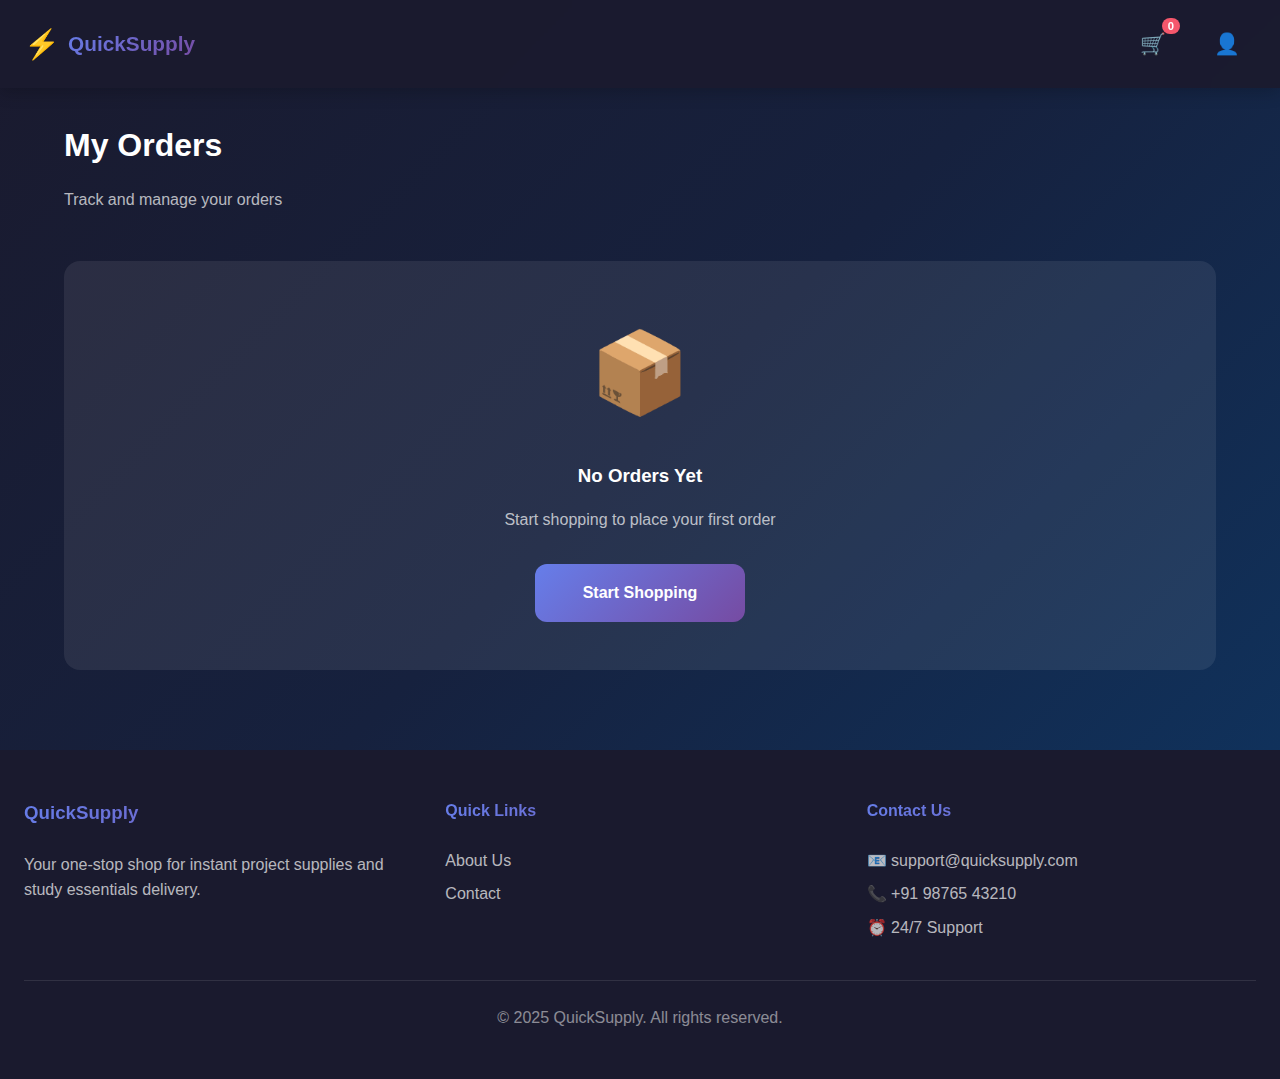
<file: pages/orders.html>
<!DOCTYPE html>
<html lang="en">
<head>
    <meta charset="UTF-8">
    <meta name="viewport" content="width=device-width, initial-scale=1.0">
    <title>My Orders - QuickSupply</title>
    <link rel="stylesheet" href="../style.css">
    <style>
        .orders-container {
            max-width: 1200px;
            margin: 0 auto;
            padding: var(--spacing-lg) var(--spacing-md);
        }

        .page-header {
            margin-bottom: var(--spacing-xl);
        }

        .page-title {
            font-size: 2rem;
            margin-bottom: var(--spacing-sm);
        }

        .page-subtitle {
            color: var(--text-secondary);
        }

        .empty-state {
            text-align: center;
            padding: var(--spacing-xl);
            background: var(--bg-card);
            border-radius: var(--radius-lg);
        }

        .empty-icon {
            font-size: 5rem;
            margin-bottom: var(--spacing-md);
        }

        .empty-state h3 {
            margin-bottom: var(--spacing-sm);
        }

        .empty-state p {
            color: var(--text-secondary);
            margin-bottom: var(--spacing-lg);
        }

        .empty-state .btn {
            padding: var(--spacing-sm) var(--spacing-xl);
            background: var(--primary-gradient);
            color: var(--text-primary);
            border-radius: var(--radius-md);
            font-weight: 600;
            text-decoration: none;
            display: inline-block;
            transition: var(--transition-normal);
        }

        .empty-state .btn:hover {
            transform: translateY(-2px);
            box-shadow: var(--shadow-glow);
        }

        .orders-list {
            display: flex;
            flex-direction: column;
            gap: var(--spacing-md);
        }

        .order-card {
            background: var(--bg-card);
            border-radius: var(--radius-lg);
            padding: var(--spacing-lg);
            transition: var(--transition-normal);
            border: 2px solid transparent;
        }

        .order-card:hover {
            border-color: var(--primary-color);
            box-shadow: var(--shadow-md);
        }

        .order-header {
            display: flex;
            justify-content: space-between;
            align-items: start;
            margin-bottom: var(--spacing-md);
            padding-bottom: var(--spacing-md);
            border-bottom: 1px solid rgba(255, 255, 255, 0.1);
        }

        .order-info h3 {
            font-size: 1.2rem;
            margin-bottom: var(--spacing-xs);
        }

        .order-date {
            color: var(--text-secondary);
            font-size: 0.9rem;
        }

        .order-status {
            padding: var(--spacing-xs) var(--spacing-md);
            border-radius: var(--radius-full);
            font-size: 0.85rem;
            font-weight: 600;
        }

        .status-pending {
            background: rgba(255, 167, 38, 0.2);
            color: var(--warning-color);
        }

        .status-processing {
            background: rgba(102, 126, 234, 0.2);
            color: var(--primary-color);
        }

        .status-delivered {
            background: rgba(0, 212, 170, 0.2);
            color: var(--success-color);
        }

        .status-cancelled {
            background: rgba(239, 83, 80, 0.2);
            color: var(--danger-color);
        }

        .order-items {
            margin-bottom: var(--spacing-md);
        }

        .order-item {
            display: flex;
            gap: var(--spacing-sm);
            padding: var(--spacing-sm);
            background: rgba(255, 255, 255, 0.03);
            border-radius: var(--radius-sm);
            margin-bottom: var(--spacing-xs);
        }

        .item-icon {
            font-size: 2rem;
            width: 50px;
            height: 50px;
            display: flex;
            align-items: center;
            justify-content: center;
            background: rgba(102, 126, 234, 0.1);
            border-radius: var(--radius-sm);
        }

        .item-details {
            flex: 1;
        }

        .item-name {
            font-weight: 600;
            margin-bottom: 2px;
        }

        .item-quantity {
            color: var(--text-secondary);
            font-size: 0.9rem;
        }

        .item-price {
            font-weight: 700;
            color: var(--success-color);
        }

        .order-footer {
            display: flex;
            justify-content: space-between;
            align-items: center;
            padding-top: var(--spacing-md);
            border-top: 1px solid rgba(255, 255, 255, 0.1);
        }

        .order-total {
            font-size: 1.2rem;
        }

        .order-total span {
            font-weight: 700;
            color: var(--success-color);
        }

        .order-actions {
            display: flex;
            gap: var(--spacing-sm);
        }

        .order-btn {
            padding: var(--spacing-xs) var(--spacing-md);
            border-radius: var(--radius-sm);
            font-size: 0.9rem;
            font-weight: 600;
            transition: var(--transition-fast);
        }

        .btn-primary {
            background: var(--primary-gradient);
            color: var(--text-primary);
        }

        .btn-primary:hover {
            transform: translateY(-2px);
        }

        .btn-secondary {
            background: rgba(255, 255, 255, 0.05);
            color: var(--text-primary);
        }

        .btn-secondary:hover {
            background: rgba(255, 255, 255, 0.1);
        }

        @media (max-width: 768px) {
            .order-header {
                flex-direction: column;
                gap: var(--spacing-sm);
            }

            .order-footer {
                flex-direction: column;
                gap: var(--spacing-md);
                align-items: stretch;
            }

            .order-actions {
                width: 100%;
            }

            .order-btn {
                flex: 1;
            }
        }
    </style>
</head>
<body>
    <!-- Loading Screen -->
    <div id="loadingScreen" class="loading-screen">
        <div class="loader"></div>
        <p>Loading Orders...</p>
    </div>

    <!-- Notification Toast -->
    <div id="notification" class="notification hidden">
        <span id="notificationText"></span>
    </div>

    <!-- Top Navbar -->
    <nav class="navbar">
        <div class="nav-container">
            <div class="nav-left">
                <a href="../index.html" class="logo">
                    <span class="logo-icon">⚡</span>
                    <span class="logo-text">QuickSupply</span>
                </a>
            </div>
            <div class="nav-right">
                <button class="nav-icon" onclick="window.location.href='cart.html'">
                    <span class="icon">🛒</span>
                    <span class="badge" id="cartCount">0</span>
                </button>
                <button class="nav-icon" onclick="window.location.href='profile.html'">
                    <span class="icon">👤</span>
                </button>
            </div>
        </div>
    </nav>

    <!-- Main Content -->
    <main class="orders-container">
        <div class="page-header">
            <h1 class="page-title">My Orders</h1>
            <p class="page-subtitle">Track and manage your orders</p>
        </div>

        <div id="ordersContent"></div>
    </main>

    <!-- Footer -->
    <footer class="footer">
        <div class="footer-content">
            <div class="footer-section">
                <h3>QuickSupply</h3>
                <p>Your one-stop shop for instant project supplies and study essentials delivery.</p>
            </div>
            <div class="footer-section">
                <h4>Quick Links</h4>
                <a href="about.html">About Us</a>
                <a href="contact.html">Contact</a>
            </div>
            <div class="footer-section">
                <h4>Contact Us</h4>
                <p>📧 support@quicksupply.com</p>
                <p>📞 +91 98765 43210</p>
                <p>⏰ 24/7 Support</p>
            </div>
        </div>
        <div class="footer-bottom">
            <p>&copy; 2025 QuickSupply. All rights reserved.</p>
        </div>
    </footer>

    <!-- Mobile Bottom Navigation -->
    <div class="bottom-nav">
        <a href="../index.html" class="bottom-nav-item">
            <span class="bottom-nav-icon">🏠</span>
            <span class="bottom-nav-label">Home</span>
        </a>
        <a href="category.html?cat=all" class="bottom-nav-item">
            <span class="bottom-nav-icon">🔍</span>
            <span class="bottom-nav-label">Browse</span>
        </a>
        <a href="cart.html" class="bottom-nav-item">
            <span class="bottom-nav-icon">🛒</span>
            <span class="bottom-nav-label">Cart</span>
            <span class="bottom-nav-badge" id="bottomCartCount">0</span>
        </a>
        <a href="orders.html" class="bottom-nav-item active">
            <span class="bottom-nav-icon">📦</span>
            <span class="bottom-nav-label">Orders</span>
        </a>
        <a href="profile.html" class="bottom-nav-item">
            <span class="bottom-nav-icon">👤</span>
            <span class="bottom-nav-label">Profile</span>
        </a>
    </div>

    <script src="../scripts/data.js"></script>
    <script src="../scripts/utils.js"></script>
    <script>
        document.addEventListener('DOMContentLoaded', () => {
            setTimeout(() => {
                document.getElementById('loadingScreen').classList.add('hidden');
            }, 500);

            updateCartCount();
            loadOrders();
        });

        function loadOrders() {
            const orders = getOrders();
            const container = document.getElementById('ordersContent');

            if (orders.length === 0) {
                container.innerHTML = `
                    <div class="empty-state">
                        <div class="empty-icon">📦</div>
                        <h3>No Orders Yet</h3>
                        <p>Start shopping to place your first order</p>
                        <a href="../index.html" class="btn">Start Shopping</a>
                    </div>
                `;
                return;
            }

            const ordersHTML = orders.map(order => createOrderCard(order)).join('');
            container.innerHTML = `<div class="orders-list">${ordersHTML}</div>`;
        }

        function createOrderCard(order) {
            const statusClass = `status-${order.status.toLowerCase()}`;
            const itemsHTML = order.items.map(item => `
                <div class="order-item">
                    <div class="item-icon">${item.image || '📦'}</div>
                    <div class="item-details">
                        <div class="item-name">${item.name}</div>
                        <div class="item-quantity">Qty: ${item.quantity}</div>
                    </div>
                    <div class="item-price">${formatCurrency(item.price * item.quantity)}</div>
                </div>
            `).join('');

            return `
                <div class="order-card">
                    <div class="order-header">
                        <div class="order-info">
                            <h3>Order #${order.id}</h3>
                            <div class="order-date">${formatDate(order.date)} • ${order.items.length} items</div>
                        </div>
                        <div class="order-status ${statusClass}">${order.status}</div>
                    </div>
                    <div class="order-items">
                        ${itemsHTML}
                    </div>
                    <div class="order-footer">
                        <div class="order-total">
                            Total: <span>${formatCurrency(order.total)}</span>
                        </div>
                        <div class="order-actions">
                            <button class="order-btn btn-primary" onclick="viewOrderDetails('${order.id}')">
                                View Details
                            </button>
                            ${order.status === 'Delivered' ? `
                                <button class="order-btn btn-secondary" onclick="reorder('${order.id}')">
                                    Reorder
                                </button>
                            ` : ''}
                        </div>
                    </div>
                </div>
            `;
        }

        function viewOrderDetails(orderId) {
            window.location.href = `order-confirmation.html?orderId=${orderId}`;
        }

        function reorder(orderId) {
            const order = getOrderById(orderId);
            if (!order) return;

            order.items.forEach(item => {
                addToCart(item.id);
            });

            showNotification('Items added to cart!', 'success');
            setTimeout(() => {
                window.location.href = 'cart.html';
            }, 1000);
        }
    </script>
</body>
</html>
</file>
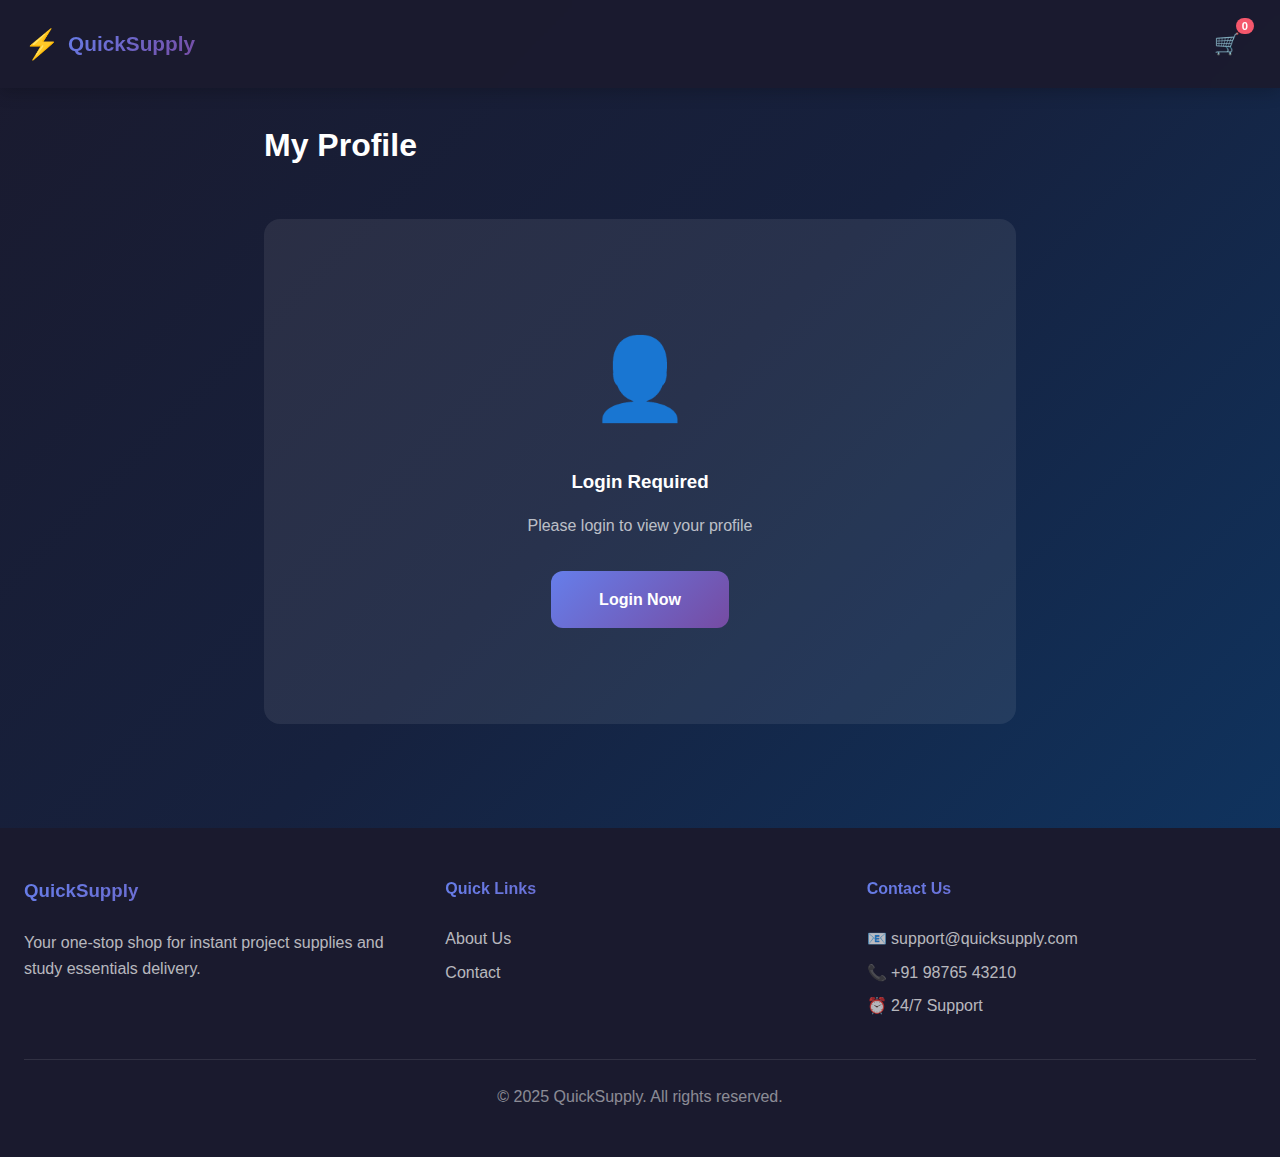
<file: pages/profile.html>
<!DOCTYPE html>
<html lang="en">
<head>
    <meta charset="UTF-8">
    <meta name="viewport" content="width=device-width, initial-scale=1.0">
    <title>Profile - QuickSupply</title>
    <link rel="stylesheet" href="../style.css">
    <style>
        .profile-container {
            max-width: 800px;
            margin: 0 auto;
            padding: var(--spacing-lg) var(--spacing-md);
        }

        .page-header {
            margin-bottom: var(--spacing-xl);
        }

        .page-title {
            font-size: 2rem;
            margin-bottom: var(--spacing-sm);
        }

        .profile-card {
            background: var(--bg-card);
            border-radius: var(--radius-lg);
            padding: var(--spacing-xl);
            margin-bottom: var(--spacing-md);
        }

        .profile-header {
            display: flex;
            align-items: center;
            gap: var(--spacing-lg);
            margin-bottom: var(--spacing-xl);
            padding-bottom: var(--spacing-lg);
            border-bottom: 1px solid rgba(255, 255, 255, 0.1);
        }

        .profile-avatar {
            width: 80px;
            height: 80px;
            background: var(--primary-gradient);
            border-radius: 50%;
            display: flex;
            align-items: center;
            justify-content: center;
            font-size: 2.5rem;
        }

        .profile-info h2 {
            font-size: 1.5rem;
            margin-bottom: var(--spacing-xs);
        }

        .profile-info p {
            color: var(--text-secondary);
        }

        .info-group {
            margin-bottom: var(--spacing-lg);
        }

        .info-label {
            color: var(--text-secondary);
            font-size: 0.9rem;
            margin-bottom: var(--spacing-xs);
        }

        .info-value {
            font-size: 1.1rem;
            font-weight: 600;
        }

        .action-buttons {
            display: grid;
            grid-template-columns: repeat(auto-fit, minmax(200px, 1fr));
            gap: var(--spacing-md);
            margin-top: var(--spacing-xl);
        }

        .action-btn {
            padding: var(--spacing-md);
            background: rgba(255, 255, 255, 0.05);
            border-radius: var(--radius-md);
            text-align: center;
            transition: var(--transition-fast);
            cursor: pointer;
        }

        .action-btn:hover {
            background: rgba(255, 255, 255, 0.1);
            transform: translateY(-2px);
        }

        .action-btn-icon {
            font-size: 2rem;
            margin-bottom: var(--spacing-sm);
        }

        .action-btn-text {
            font-weight: 600;
        }

        .logout-btn {
            width: 100%;
            padding: var(--spacing-md);
            background: var(--danger-color);
            color: var(--text-primary);
            border-radius: var(--radius-md);
            font-weight: 600;
            transition: var(--transition-fast);
        }

        .logout-btn:hover {
            opacity: 0.9;
            transform: translateY(-2px);
        }

        .login-prompt {
            text-align: center;
            padding: var(--spacing-xl);
        }

        .login-prompt-icon {
            font-size: 5rem;
            margin-bottom: var(--spacing-md);
        }

        .login-prompt h3 {
            margin-bottom: var(--spacing-sm);
        }

        .login-prompt p {
            color: var(--text-secondary);
            margin-bottom: var(--spacing-lg);
        }

        .login-prompt .btn {
            padding: var(--spacing-sm) var(--spacing-xl);
            background: var(--primary-gradient);
            color: var(--text-primary);
            border-radius: var(--radius-md);
            font-weight: 600;
            text-decoration: none;
            display: inline-block;
            transition: var(--transition-normal);
        }

        .login-prompt .btn:hover {
            transform: translateY(-2px);
            box-shadow: var(--shadow-glow);
        }

        @media (max-width: 768px) {
            .profile-header {
                flex-direction: column;
                text-align: center;
            }

            .action-buttons {
                grid-template-columns: 1fr;
            }
        }
    </style>
</head>
<body>
    <!-- Loading Screen -->
    <div id="loadingScreen" class="loading-screen">
        <div class="loader"></div>
        <p>Loading Profile...</p>
    </div>

    <!-- Notification Toast -->
    <div id="notification" class="notification hidden">
        <span id="notificationText"></span>
    </div>

    <!-- Top Navbar -->
    <nav class="navbar">
        <div class="nav-container">
            <div class="nav-left">
                <a href="../index.html" class="logo">
                    <span class="logo-icon">⚡</span>
                    <span class="logo-text">QuickSupply</span>
                </a>
            </div>
            <div class="nav-right">
                <button class="nav-icon" onclick="window.location.href='cart.html'">
                    <span class="icon">🛒</span>
                    <span class="badge" id="cartCount">0</span>
                </button>
            </div>
        </div>
    </nav>

    <!-- Main Content -->
    <main class="profile-container">
        <div class="page-header">
            <h1 class="page-title">My Profile</h1>
        </div>

        <div id="profileContent"></div>
    </main>

    <!-- Footer -->
    <footer class="footer">
        <div class="footer-content">
            <div class="footer-section">
                <h3>QuickSupply</h3>
                <p>Your one-stop shop for instant project supplies and study essentials delivery.</p>
            </div>
            <div class="footer-section">
                <h4>Quick Links</h4>
                <a href="about.html">About Us</a>
                <a href="contact.html">Contact</a>
            </div>
            <div class="footer-section">
                <h4>Contact Us</h4>
                <p>📧 support@quicksupply.com</p>
                <p>📞 +91 98765 43210</p>
                <p>⏰ 24/7 Support</p>
            </div>
        </div>
        <div class="footer-bottom">
            <p>&copy; 2025 QuickSupply. All rights reserved.</p>
        </div>
    </footer>

    <!-- Mobile Bottom Navigation -->
    <div class="bottom-nav">
        <a href="../index.html" class="bottom-nav-item">
            <span class="bottom-nav-icon">🏠</span>
            <span class="bottom-nav-label">Home</span>
        </a>
        <a href="category.html?cat=all" class="bottom-nav-item">
            <span class="bottom-nav-icon">🔍</span>
            <span class="bottom-nav-label">Browse</span>
        </a>
        <a href="cart.html" class="bottom-nav-item">
            <span class="bottom-nav-icon">🛒</span>
            <span class="bottom-nav-label">Cart</span>
            <span class="bottom-nav-badge" id="bottomCartCount">0</span>
        </a>
        <a href="orders.html" class="bottom-nav-item">
            <span class="bottom-nav-icon">📦</span>
            <span class="bottom-nav-label">Orders</span>
        </a>
        <a href="profile.html" class="bottom-nav-item active">
            <span class="bottom-nav-icon">👤</span>
            <span class="bottom-nav-label">Profile</span>
        </a>
    </div>

    <script src="../scripts/data.js"></script>
    <script src="../scripts/utils.js"></script>
    <script>
        document.addEventListener('DOMContentLoaded', () => {
            setTimeout(() => {
                document.getElementById('loadingScreen').classList.add('hidden');
            }, 500);

            updateCartCount();
            loadProfile();
        });

        function loadProfile() {
            const user = getCurrentUser();
            const container = document.getElementById('profileContent');

            if (!user) {
                container.innerHTML = `
                    <div class="profile-card">
                        <div class="login-prompt">
                            <div class="login-prompt-icon">👤</div>
                            <h3>Login Required</h3>
                            <p>Please login to view your profile</p>
                            <a href="login.html" class="btn">Login Now</a>
                        </div>
                    </div>
                `;
                return;
            }

            const orders = getOrders();
            const wishlist = getWishlistItems();

            container.innerHTML = `
                <div class="profile-card">
                    <div class="profile-header">
                        <div class="profile-avatar">👤</div>
                        <div class="profile-info">
                            <h2>${user.name}</h2>
                            <p>Member since ${formatDate(user.createdAt)}</p>
                        </div>
                    </div>

                    <div class="info-group">
                        <div class="info-label">Email</div>
                        <div class="info-value">${user.email}</div>
                    </div>

                    <div class="info-group">
                        <div class="info-label">Phone</div>
                        <div class="info-value">${user.phone}</div>
                    </div>

                    <div class="action-buttons">
                        <div class="action-btn" onclick="window.location.href='orders.html'">
                            <div class="action-btn-icon">📦</div>
                            <div class="action-btn-text">${orders.length} Orders</div>
                        </div>
                        <div class="action-btn" onclick="window.location.href='wishlist.html'">
                            <div class="action-btn-icon">❤️</div>
                            <div class="action-btn-text">${wishlist.length} Wishlist Items</div>
                        </div>
                    </div>
                </div>

                <button class="logout-btn" onclick="handleLogout()">
                    🚪 Logout
                </button>
            `;
        }

        function handleLogout() {
            if (confirm('Are you sure you want to logout?')) {
                logoutUser();
            }
        }
    </script>
</body>
</html>
</file>
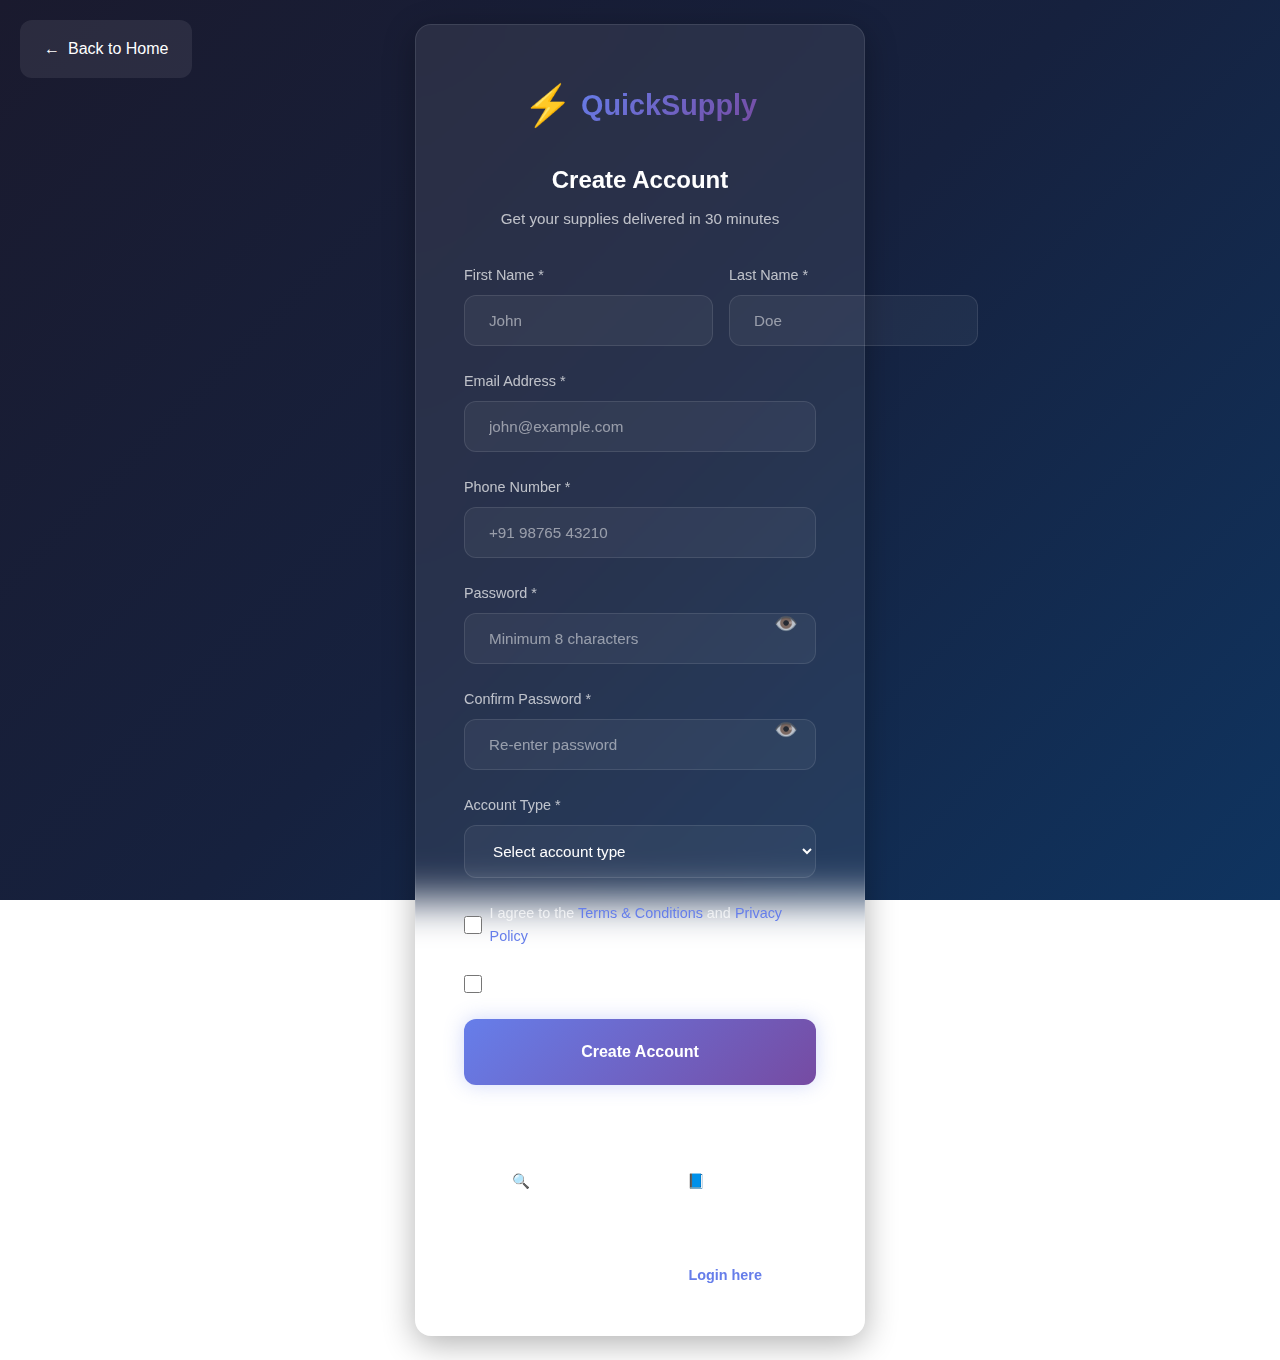
<file: pages/signup.html>
<!DOCTYPE html>
<html lang="en">
<head>
    <meta charset="UTF-8">
    <meta name="viewport" content="width=device-width, initial-scale=1.0">
    <title>Sign Up - QuickSupply</title>
    <link rel="stylesheet" href="../style.css">
    <style>
        /* Additional styles for auth pages */
        .auth-container {
            min-height: 100vh;
            display: flex;
            align-items: center;
            justify-content: center;
            padding: var(--spacing-md);
        }

        .auth-card {
            background: var(--bg-card);
            backdrop-filter: blur(20px);
            border-radius: var(--radius-lg);
            padding: var(--spacing-xl);
            max-width: 450px;
            width: 100%;
            box-shadow: var(--shadow-lg);
            border: 1px solid rgba(255, 255, 255, 0.1);
        }

        .auth-header {
            text-align: center;
            margin-bottom: var(--spacing-lg);
        }

        .auth-logo {
            display: flex;
            align-items: center;
            justify-content: center;
            gap: var(--spacing-xs);
            margin-bottom: var(--spacing-md);
        }

        .auth-logo-icon {
            font-size: 2.5rem;
        }

        .auth-logo-text {
            font-size: 1.8rem;
            font-weight: 700;
            background: var(--primary-gradient);
            -webkit-background-clip: text;
            -webkit-text-fill-color: transparent;
            background-clip: text;
        }

        .auth-header h2 {
            font-size: 1.5rem;
            margin-bottom: var(--spacing-xs);
        }

        .auth-header p {
            color: var(--text-secondary);
            font-size: 0.95rem;
        }

        .auth-form {
            display: flex;
            flex-direction: column;
            gap: var(--spacing-md);
        }

        .form-row {
            display: grid;
            grid-template-columns: 1fr 1fr;
            gap: var(--spacing-sm);
        }

        .form-group {
            display: flex;
            flex-direction: column;
            gap: var(--spacing-xs);
        }

        .form-group label {
            font-size: 0.9rem;
            font-weight: 500;
            color: var(--text-secondary);
        }

        .form-group input,
        .form-group select {
            padding: var(--spacing-sm) var(--spacing-md);
            background: rgba(255, 255, 255, 0.05);
            border: 1px solid rgba(255, 255, 255, 0.1);
            border-radius: var(--radius-md);
            color: var(--text-primary);
            font-size: 0.95rem;
            transition: var(--transition-fast);
        }

        .form-group input:focus,
        .form-group select:focus {
            border-color: var(--primary-color);
            background: rgba(255, 255, 255, 0.08);
            box-shadow: 0 0 0 3px rgba(102, 126, 234, 0.1);
        }

        .form-group input::placeholder {
            color: var(--text-muted);
        }

        .password-toggle {
            position: relative;
        }

        .password-toggle input {
            padding-right: 40px;
        }

        .toggle-password-btn {
            position: absolute;
            right: 10px;
            top: 50%;
            transform: translateY(-50%);
            background: none;
            border: none;
            color: var(--text-secondary);
            cursor: pointer;
            font-size: 1.2rem;
            padding: var(--spacing-xs);
            transition: var(--transition-fast);
        }

        .toggle-password-btn:hover {
            color: var(--text-primary);
        }

        .checkbox-group {
            display: flex;
            align-items: center;
            gap: var(--spacing-xs);
        }

        .checkbox-group input[type="checkbox"] {
            width: 18px;
            height: 18px;
            cursor: pointer;
            accent-color: var(--primary-color);
        }

        .checkbox-group label {
            font-size: 0.9rem;
            color: var(--text-secondary);
            cursor: pointer;
        }

        .checkbox-group a {
            color: var(--primary-color);
            text-decoration: none;
            transition: var(--transition-fast);
        }

        .checkbox-group a:hover {
            color: var(--secondary-color);
        }

        .submit-btn {
            padding: var(--spacing-md);
            background: var(--primary-gradient);
            color: var(--text-primary);
            border: none;
            border-radius: var(--radius-md);
            font-size: 1rem;
            font-weight: 600;
            cursor: pointer;
            transition: var(--transition-normal);
            box-shadow: var(--shadow-glow);
        }

        .submit-btn:hover {
            transform: translateY(-2px);
            box-shadow: 0 0 30px rgba(102, 126, 234, 0.5);
        }

        .submit-btn:active {
            transform: translateY(0);
        }

        .submit-btn:disabled {
            opacity: 0.6;
            cursor: not-allowed;
            transform: none;
        }

        .divider {
            display: flex;
            align-items: center;
            gap: var(--spacing-sm);
            margin: var(--spacing-md) 0;
        }

        .divider::before,
        .divider::after {
            content: '';
            flex: 1;
            height: 1px;
            background: rgba(255, 255, 255, 0.1);
        }

        .divider span {
            color: var(--text-secondary);
            font-size: 0.9rem;
        }

        .social-login {
            display: grid;
            grid-template-columns: 1fr 1fr;
            gap: var(--spacing-sm);
        }

        .social-btn {
            padding: var(--spacing-sm);
            background: rgba(255, 255, 255, 0.05);
            border: 1px solid rgba(255, 255, 255, 0.1);
            border-radius: var(--radius-md);
            color: var(--text-primary);
            font-size: 0.9rem;
            font-weight: 500;
            cursor: pointer;
            transition: var(--transition-fast);
            display: flex;
            align-items: center;
            justify-content: center;
            gap: var(--spacing-xs);
        }

        .social-btn:hover {
            background: rgba(255, 255, 255, 0.1);
            border-color: rgba(255, 255, 255, 0.2);
        }

        .auth-footer {
            text-align: center;
            margin-top: var(--spacing-lg);
            padding-top: var(--spacing-md);
            border-top: 1px solid rgba(255, 255, 255, 0.1);
        }

        .auth-footer p {
            color: var(--text-secondary);
            font-size: 0.9rem;
        }

        .auth-footer a {
            color: var(--primary-color);
            text-decoration: none;
            font-weight: 600;
            transition: var(--transition-fast);
        }

        .auth-footer a:hover {
            color: var(--secondary-color);
        }

        .error-message {
            padding: var(--spacing-sm);
            background: rgba(239, 83, 80, 0.1);
            border: 1px solid rgba(239, 83, 80, 0.3);
            border-radius: var(--radius-sm);
            color: var(--danger-color);
            font-size: 0.9rem;
            display: none;
        }

        .error-message.show {
            display: block;
        }

        .success-message {
            padding: var(--spacing-sm);
            background: rgba(0, 212, 170, 0.1);
            border: 1px solid rgba(0, 212, 170, 0.3);
            border-radius: var(--radius-sm);
            color: var(--success-color);
            font-size: 0.9rem;
            display: none;
        }

        .success-message.show {
            display: block;
        }

        .back-btn {
            position: absolute;
            top: 20px;
            left: 20px;
            padding: var(--spacing-sm) var(--spacing-md);
            background: var(--bg-card);
            border-radius: var(--radius-md);
            color: var(--text-primary);
            text-decoration: none;
            display: flex;
            align-items: center;
            gap: var(--spacing-xs);
            transition: var(--transition-fast);
        }

        .back-btn:hover {
            background: var(--bg-card-hover);
        }

        @media (max-width: 768px) {
            .auth-card {
                padding: var(--spacing-lg);
            }

            .form-row {
                grid-template-columns: 1fr;
            }

            .social-login {
                grid-template-columns: 1fr;
            }

            .back-btn {
                top: 10px;
                left: 10px;
                padding: var(--spacing-xs) var(--spacing-sm);
                font-size: 0.9rem;
            }
        }
    </style>
</head>
<body>
    <a href="../index.html" class="back-btn">
        <span>←</span>
        <span>Back to Home</span>
    </a>

    <div class="auth-container">
        <div class="auth-card">
            <div class="auth-header">
                <div class="auth-logo">
                    <span class="auth-logo-icon">⚡</span>
                    <span class="auth-logo-text">QuickSupply</span>
                </div>
                <h2>Create Account</h2>
                <p>Get your supplies delivered in 30 minutes</p>
            </div>

            <div id="errorMessage" class="error-message"></div>
            <div id="successMessage" class="success-message"></div>

            <form class="auth-form" id="signupForm">
                <div class="form-row">
                    <div class="form-group">
                        <label for="firstName">First Name *</label>
                        <input type="text" id="firstName" name="firstName" placeholder="John" required>
                    </div>
                    <div class="form-group">
                        <label for="lastName">Last Name *</label>
                        <input type="text" id="lastName" name="lastName" placeholder="Doe" required>
                    </div>
                </div>

                <div class="form-group">
                    <label for="email">Email Address *</label>
                    <input type="email" id="email" name="email" placeholder="john@example.com" required>
                </div>

                <div class="form-group">
                    <label for="phone">Phone Number *</label>
                    <input type="tel" id="phone" name="phone" placeholder="+91 98765 43210" required>
                </div>

                <div class="form-group password-toggle">
                    <label for="password">Password *</label>
                    <input type="password" id="password" name="password" placeholder="Minimum 8 characters" required>
                    <button type="button" class="toggle-password-btn" onclick="togglePassword('password')">👁️</button>
                </div>

                <div class="form-group password-toggle">
                    <label for="confirmPassword">Confirm Password *</label>
                    <input type="password" id="confirmPassword" name="confirmPassword" placeholder="Re-enter password" required>
                    <button type="button" class="toggle-password-btn" onclick="togglePassword('confirmPassword')">👁️</button>
                </div>

                <div class="form-group">
                    <label for="userType">Account Type *</label>
                    <select id="userType" name="userType" required>
                        <option value="">Select account type</option>
                        <option value="student">Student</option>
                        <option value="teacher">Teacher</option>
                        <option value="professional">Professional</option>
                        <option value="hobbyist">Hobbyist</option>
                    </select>
                </div>

                <div class="checkbox-group">
                    <input type="checkbox" id="terms" name="terms" required>
                    <label for="terms">
                        I agree to the <a href="#">Terms & Conditions</a> and <a href="#">Privacy Policy</a>
                    </label>
                </div>

                <div class="checkbox-group">
                    <input type="checkbox" id="newsletter" name="newsletter">
                    <label for="newsletter">
                        Send me updates about offers and new products
                    </label>
                </div>

                <button type="submit" class="submit-btn">Create Account</button>
            </form>

            <div class="divider">
                <span>or sign up with</span>
            </div>

            <div class="social-login">
                <button class="social-btn" onclick="socialSignup('google')">
                    <span>🔍</span>
                    <span>Google</span>
                </button>
                <button class="social-btn" onclick="socialSignup('facebook')">
                    <span>📘</span>
                    <span>Facebook</span>
                </button>
            </div>

            <div class="auth-footer">
                <p>Already have an account? <a href="login.html">Login here</a></p>
            </div>
        </div>
    </div>

    <script src="../scripts/utils.js"></script>
    <script>
        // ========== PASSWORD VISIBILITY TOGGLE ==========
        function togglePassword(inputId) {
            const input = document.getElementById(inputId);
            const btn = input.nextElementSibling;
            
            if (input.type === 'password') {
                input.type = 'text';
                btn.textContent = '🙈';
            } else {
                input.type = 'password';
                btn.textContent = '👁️';
            }
        }

        // ========== FORM VALIDATION ==========
        function showError(message) {
            const errorDiv = document.getElementById('errorMessage');
            errorDiv.textContent = message;
            errorDiv.classList.add('show');
            
            setTimeout(() => {
                errorDiv.classList.remove('show');
            }, 5000);
        }

        function showSuccess(message) {
            const successDiv = document.getElementById('successMessage');
            successDiv.textContent = message;
            successDiv.classList.add('show');
            
            setTimeout(() => {
                successDiv.classList.remove('show');
            }, 5000);
        }

        function validateEmail(email) {
            const re = /^[^\s@]+@[^\s@]+\.[^\s@]+$/;
            return re.test(email);
        }

        function validatePhone(phone) {
            const re = /^[\+]?[(]?[0-9]{1,4}[)]?[-\s\.]?[(]?[0-9]{1,4}[)]?[-\s\.]?[0-9]{1,9}$/;
            return re.test(phone.replace(/\s/g, ''));
        }

        function validatePassword(password) {
            return password.length >= 8;
        }

        // ========== FORM SUBMISSION ==========
        document.getElementById('signupForm').addEventListener('submit', function(e) {
            e.preventDefault();

            // Get form values
            const firstName = document.getElementById('firstName').value.trim();
            const lastName = document.getElementById('lastName').value.trim();
            const email = document.getElementById('email').value.trim();
            const phone = document.getElementById('phone').value.trim();
            const password = document.getElementById('password').value;
            const confirmPassword = document.getElementById('confirmPassword').value;
            const userType = document.getElementById('userType').value;
            const termsAccepted = document.getElementById('terms').checked;
            const newsletterOptIn = document.getElementById('newsletter').checked;

            // Validation
            if (!firstName || !lastName) {
                showError('Please enter your full name');
                return;
            }

            if (!validateEmail(email)) {
                showError('Please enter a valid email address');
                return;
            }

            if (!validatePhone(phone)) {
                showError('Please enter a valid phone number');
                return;
            }

            if (!validatePassword(password)) {
                showError('Password must be at least 8 characters long');
                return;
            }

            if (password !== confirmPassword) {
                showError('Passwords do not match');
                return;
            }

            if (!userType) {
                showError('Please select an account type');
                return;
            }

            if (!termsAccepted) {
                showError('You must agree to the Terms & Conditions');
                return;
            }

            // Create user object
            const user = {
                id: Date.now(),
                name: `${firstName} ${lastName}`,
                firstName,
                lastName,
                email,
                phone,
                password, // In production, this should be hashed!
                userType,
                newsletterOptIn,
                createdAt: new Date().toISOString(),
                orders: [],
                addresses: []
            };

            // Check if user already exists
            const users = JSON.parse(localStorage.getItem('users')) || [];
            const existingUser = users.find(u => u.email === email);

            if (existingUser) {
                showError('An account with this email already exists');
                return;
            }

            // Save user
            users.push(user);
            localStorage.setItem('users', JSON.stringify(users));

            // Auto-login
            const currentUser = {
                id: user.id,
                name: user.name,
                email: user.email,
                phone: user.phone,
                userType: user.userType
            };
            localStorage.setItem('currentUser', JSON.stringify(currentUser));

            // Show success
            showSuccess('Account created successfully! Redirecting...');

            // Redirect after 2 seconds
            setTimeout(() => {
                window.location.href = '../index.html';
            }, 2000);
        });

        // ========== SOCIAL SIGNUP ==========
        function socialSignup(provider) {
            showError(`${provider.charAt(0).toUpperCase() + provider.slice(1)} signup is coming soon!`);
        }

        // ========== REAL-TIME VALIDATION ==========
        document.getElementById('email').addEventListener('blur', function() {
            if (this.value && !validateEmail(this.value)) {
                this.style.borderColor = 'var(--danger-color)';
            } else {
                this.style.borderColor = '';
            }
        });

        document.getElementById('phone').addEventListener('blur', function() {
            if (this.value && !validatePhone(this.value)) {
                this.style.borderColor = 'var(--danger-color)';
            } else {
                this.style.borderColor = '';
            }
        });

        document.getElementById('password').addEventListener('input', function() {
            if (this.value && !validatePassword(this.value)) {
                this.style.borderColor = 'var(--warning-color)';
            } else {
                this.style.borderColor = '';
            }
        });

        document.getElementById('confirmPassword').addEventListener('input', function() {
            const password = document.getElementById('password').value;
            if (this.value && this.value !== password) {
                this.style.borderColor = 'var(--danger-color)';
            } else {
                this.style.borderColor = '';
            }
        });
    </script>
</body>
</html>
</file>
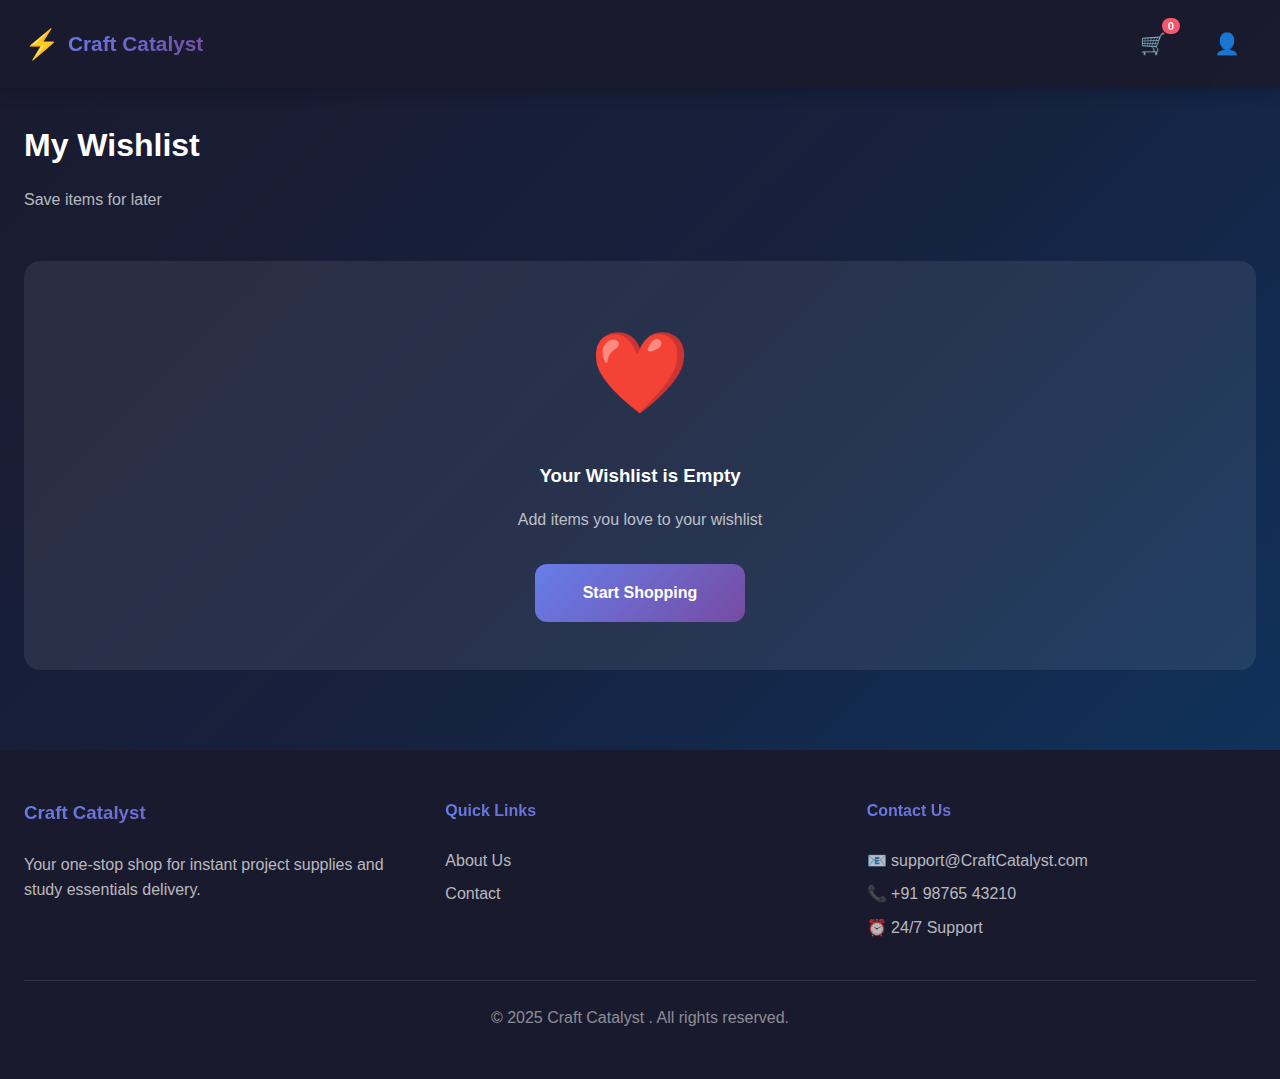
<file: pages/wishlist.html>
<!DOCTYPE html>
<html lang="en">
<head>
    <meta charset="UTF-8">
    <meta name="viewport" content="width=device-width, initial-scale=1.0">
    <title>Wishlist - Craft Catalyst </title>
    <link rel="stylesheet" href="../style.css">
    <style>
        .wishlist-container {
            max-width: 1400px;
            margin: 0 auto;
            padding: var(--spacing-lg) var(--spacing-md);
        }

        .page-header {
            margin-bottom: var(--spacing-xl);
        }

        .page-title {
            font-size: 2rem;
            margin-bottom: var(--spacing-sm);
        }

        .page-subtitle {
            color: var(--text-secondary);
        }

        .empty-state {
            text-align: center;
            padding: var(--spacing-xl);
            background: var(--bg-card);
            border-radius: var(--radius-lg);
        }

        .empty-icon {
            font-size: 5rem;
            margin-bottom: var(--spacing-md);
        }

        .empty-state h3 {
            margin-bottom: var(--spacing-sm);
        }

        .empty-state p {
            color: var(--text-secondary);
            margin-bottom: var(--spacing-lg);
        }

        .empty-state .btn {
            padding: var(--spacing-sm) var(--spacing-xl);
            background: var(--primary-gradient);
            color: var(--text-primary);
            border-radius: var(--radius-md);
            font-weight: 600;
            text-decoration: none;
            display: inline-block;
            transition: var(--transition-normal);
        }

        .empty-state .btn:hover {
            transform: translateY(-2px);
            box-shadow: var(--shadow-glow);
        }

        .wishlist-grid {
            display: grid;
            grid-template-columns: repeat(auto-fill, minmax(250px, 1fr));
            gap: var(--spacing-md);
        }

        @media (max-width: 768px) {
            .wishlist-grid {
                grid-template-columns: repeat(2, 1fr);
                gap: var(--spacing-sm);
            }
        }

        @media (max-width: 480px) {
            .wishlist-grid {
                grid-template-columns: 1fr;
            }
        }
    </style>
</head>
<body>
    <!-- Loading Screen -->
    <div id="loadingScreen" class="loading-screen">
        <div class="loader"></div>
        <p>Loading Wishlist...</p>
    </div>

    <!-- Notification Toast -->
    <div id="notification" class="notification hidden">
        <span id="notificationText"></span>
    </div>

    <!-- Top Navbar -->
    <nav class="navbar">
        <div class="nav-container">
            <div class="nav-left">
                <a href="../index.html" class="logo">
                    <span class="logo-icon">⚡</span>
                    <span class="logo-text">Craft Catalyst </span>
                </a>
            </div>
            <div class="nav-right">
                <button class="nav-icon" onclick="window.location.href='cart.html'">
                    <span class="icon">🛒</span>
                    <span class="badge" id="cartCount">0</span>
                </button>
                <button class="nav-icon" onclick="window.location.href='profile.html'">
                    <span class="icon">👤</span>
                </button>
            </div>
        </div>
    </nav>

    <!-- Main Content -->
    <main class="wishlist-container">
        <div class="page-header">
            <h1 class="page-title">My Wishlist</h1>
            <p class="page-subtitle">Save items for later</p>
        </div>

        <div id="wishlistContent"></div>
    </main>

    <!-- Footer -->
    <footer class="footer">
        <div class="footer-content">
            <div class="footer-section">
                <h3>Craft Catalyst </h3>
                <p>Your one-stop shop for instant project supplies and study essentials delivery.</p>
            </div>
            <div class="footer-section">
                <h4>Quick Links</h4>
                <a href="about.html">About Us</a>
                <a href="contact.html">Contact</a>
            </div>
            <div class="footer-section">
                <h4>Contact Us</h4>
                <p>📧 support@CraftCatalyst.com</p>
                <p>📞 +91 98765 43210</p>
                <p>⏰ 24/7 Support</p>
            </div>
        </div>
        <div class="footer-bottom">
            <p>&copy; 2025 Craft Catalyst . All rights reserved.</p>
        </div>
    </footer>

    <!-- Mobile Bottom Navigation -->
    <div class="bottom-nav">
        <a href="../index.html" class="bottom-nav-item">
            <span class="bottom-nav-icon">🏠</span>
            <span class="bottom-nav-label">Home</span>
        </a>
        <a href="category.html?cat=all" class="bottom-nav-item">
            <span class="bottom-nav-icon">🔍</span>
            <span class="bottom-nav-label">Browse</span>
        </a>
        <a href="cart.html" class="bottom-nav-item">
            <span class="bottom-nav-icon">🛒</span>
            <span class="bottom-nav-label">Cart</span>
            <span class="bottom-nav-badge" id="bottomCartCount">0</span>
        </a>
        <a href="orders.html" class="bottom-nav-item">
            <span class="bottom-nav-icon">📦</span>
            <span class="bottom-nav-label">Orders</span>
        </a>
        <a href="profile.html" class="bottom-nav-item">
            <span class="bottom-nav-icon">👤</span>
            <span class="bottom-nav-label">Profile</span>
        </a>
    </div>

    <script src="../scripts/data.js"></script>
    <script src="../scripts/utils.js"></script>
    <script>
        document.addEventListener('DOMContentLoaded', () => {
            setTimeout(() => {
                document.getElementById('loadingScreen').classList.add('hidden');
            }, 500);

            updateCartCount();
            updateWishlistCount();
            loadWishlist();
        });

        function loadWishlist() {
            const wishlistIds = getWishlistItems();
            const container = document.getElementById('wishlistContent');

            if (wishlistIds.length === 0) {
                container.innerHTML = `
                    <div class="empty-state">
                        <div class="empty-icon">❤️</div>
                        <h3>Your Wishlist is Empty</h3>
                        <p>Add items you love to your wishlist</p>
                        <a href="../index.html" class="btn">Start Shopping</a>
                    </div>
                `;
                return;
            }

            const products = JSON.parse(localStorage.getItem('products'));
            const wishlistProducts = wishlistIds.map(id => products.find(p => p.id === id)).filter(Boolean);

            const productsHTML = wishlistProducts.map(product => createProductCard(product)).join('');
            container.innerHTML = `<div class="wishlist-grid">${productsHTML}</div>`;
        }

        function createProductCard(product) {
            return `
                <div class="product-card" onclick="viewProduct(${product.id})">
                    <div class="product-image">${product.image}</div>
                    <button class="wishlist-btn active" onclick="event.stopPropagation(); removeFromWishlistUI(${product.id})">
                        ❤️
                    </button>
                    <div class="product-info">
                        <div class="product-title">${product.name}</div>
                        <div class="product-description">${product.description}</div>
                        <div class="product-footer">
                            <div class="product-price">${formatCurrency(product.price)}</div>
                            <button class="add-to-cart-btn" onclick="event.stopPropagation(); addToCart(${product.id})">
                                Add to Cart
                            </button>
                        </div>
                    </div>
                </div>
            `;
        }

        function removeFromWishlistUI(productId) {
            toggleWishlist(productId);
            updateWishlistCount();
            loadWishlist();
        }

        function viewProduct(productId) {
            window.location.href = `product.html?id=${productId}`;
        }
    </script>
</body>
</html>
</file>
<file: style.css>
/* ============================================
   COMPLETE CSS FOR QUICKSUPPLY E-COMMERCE
   ============================================ */

/* ========== ROOT VARIABLES ========== */
:root {
    /* Deep Gradient Colors */
    --primary-gradient: linear-gradient(135deg, #667eea 0%, #764ba2 100%);
    --secondary-gradient: linear-gradient(135deg, #f093fb 0%, #f5576c 100%);
    --dark-gradient: linear-gradient(135deg, #1a1a2e 0%, #16213e 50%, #0f3460 100%);
    --card-gradient: linear-gradient(135deg, rgba(255,255,255,0.1) 0%, rgba(255,255,255,0.05) 100%);
    
    /* Colors */
    --primary-color: #667eea;
    --secondary-color: #764ba2;
    --accent-color: #f5576c;
    --success-color: #00d4aa;
    --warning-color: #ffa726;
    --danger-color: #ef5350;
    
    /* Background */
    --bg-dark: #0f0f1e;
    --bg-secondary: #1a1a2e;
    --bg-card: rgba(255, 255, 255, 0.08);
    --bg-card-hover: rgba(255, 255, 255, 0.12);
    
    /* Text */
    --text-primary: #ffffff;
    --text-secondary: rgba(255, 255, 255, 0.7);
    --text-muted: rgba(255, 255, 255, 0.5);
    
    /* Spacing */
    --spacing-xs: 0.5rem;
    --spacing-sm: 1rem;
    --spacing-md: 1.5rem;
    --spacing-lg: 2rem;
    --spacing-xl: 3rem;
    
    /* Border Radius */
    --radius-sm: 8px;
    --radius-md: 12px;
    --radius-lg: 16px;
    --radius-xl: 24px;
    
    /* Shadows */
    --shadow-sm: 0 2px 8px rgba(0, 0, 0, 0.1);
    --shadow-md: 0 4px 16px rgba(0, 0, 0, 0.2);
    --shadow-lg: 0 8px 32px rgba(0, 0, 0, 0.3);
    --shadow-glow: 0 0 20px rgba(102, 126, 234, 0.3);
    
    /* Transitions */
    --transition-fast: 0.2s ease;
    --transition-normal: 0.3s ease;
    --transition-slow: 0.5s ease;
}

/* ========== RESET & BASE ========== */
* {
    margin: 0;
    padding: 0;
    box-sizing: border-box;
}

body {
    font-family: -apple-system, BlinkMacSystemFont, 'Segoe UI', 'Roboto', 'Oxygen', 'Ubuntu', 'Cantarell', sans-serif;
    background: var(--dark-gradient);
    background-attachment: fixed;
    color: var(--text-primary);
    line-height: 1.6;
    overflow-x: hidden;
    min-height: 100vh;
}

html {
    scroll-behavior: smooth;
}

a {
    text-decoration: none;
    color: inherit;
}

button {
    border: none;
    background: none;
    cursor: pointer;
    font-family: inherit;
}

input, textarea, select {
    font-family: inherit;
    outline: none;
}

/* ========== LOADING SCREEN ========== */
.loading-screen {
    position: fixed;
    top: 0;
    left: 0;
    width: 100%;
    height: 100%;
    background: var(--dark-gradient);
    display: flex;
    flex-direction: column;
    justify-content: center;
    align-items: center;
    z-index: 9999;
    transition: opacity 0.5s, visibility 0.5s;
}

.loading-screen.hidden {
    opacity: 0;
    visibility: hidden;
}

.loader {
    width: 50px;
    height: 50px;
    border: 4px solid rgba(255, 255, 255, 0.1);
    border-top: 4px solid var(--primary-color);
    border-radius: 50%;
    animation: spin 1s linear infinite;
}

@keyframes spin {
    0% { transform: rotate(0deg); }
    100% { transform: rotate(360deg); }
}

.loading-screen p {
    margin-top: var(--spacing-md);
    font-size: 1.1rem;
    color: var(--text-secondary);
}

/* ========== ONBOARDING SCREEN ========== */
.onboarding-screen {
    position: fixed;
    top: 0;
    left: 0;
    width: 100%;
    height: 100%;
    background: var(--dark-gradient);
    z-index: 9998;
    display: flex;
    justify-content: center;
    align-items: center;
    transition: opacity 0.5s, visibility 0.5s;
}

.onboarding-screen.hidden {
    opacity: 0;
    visibility: hidden;
    pointer-events: none;
}

.onboarding-content {
    position: relative;
    width: 90%;
    max-width: 400px;
    padding: var(--spacing-xl);
    text-align: center;
}

.skip-btn {
    position: absolute;
    top: 0;
    right: 0;
    padding: var(--spacing-sm);
    color: var(--text-secondary);
    font-size: 1rem;
    transition: var(--transition-fast);
}

.skip-btn:hover {
    color: var(--text-primary);
}

.onboarding-slide {
    display: none;
    animation: fadeSlide 0.5s ease;
}

.onboarding-slide.active {
    display: block;
}

@keyframes fadeSlide {
    from {
        opacity: 0;
        transform: translateY(20px);
    }
    to {
        opacity: 1;
        transform: translateY(0);
    }
}

.onboarding-icon {
    font-size: 4rem;
    margin-bottom: var(--spacing-md);
}

.onboarding-slide h2 {
    font-size: 1.8rem;
    margin-bottom: var(--spacing-sm);
    background: var(--primary-gradient);
    -webkit-background-clip: text;
    -webkit-text-fill-color: transparent;
    background-clip: text;
}

.onboarding-slide p {
    color: var(--text-secondary);
    font-size: 1rem;
    margin-bottom: var(--spacing-lg);
}

.onboarding-dots {
    display: flex;
    justify-content: center;
    gap: var(--spacing-sm);
    margin: var(--spacing-lg) 0;
}

.dot {
    width: 10px;
    height: 10px;
    border-radius: 50%;
    background: rgba(255, 255, 255, 0.3);
    cursor: pointer;
    transition: var(--transition-fast);
}

.dot.active {
    background: var(--primary-color);
    width: 30px;
    border-radius: 5px;
}

.onboarding-btn {
    padding: var(--spacing-sm) var(--spacing-xl);
    background: var(--primary-gradient);
    color: var(--text-primary);
    border-radius: var(--radius-lg);
    font-size: 1rem;
    font-weight: 600;
    box-shadow: var(--shadow-glow);
    transition: var(--transition-normal);
}

.onboarding-btn:hover {
    transform: translateY(-2px);
    box-shadow: 0 0 30px rgba(102, 126, 234, 0.5);
}

/* ========== NOTIFICATION TOAST ========== */
.notification {
    position: fixed;
    top: 80px;
    right: 20px;
    padding: var(--spacing-sm) var(--spacing-md);
    background: var(--bg-card);
    backdrop-filter: blur(10px);
    border-radius: var(--radius-md);
    box-shadow: var(--shadow-lg);
    z-index: 9997;
    transform: translateX(400px);
    transition: var(--transition-normal);
}

.notification.show {
    transform: translateX(0);
}

.notification.hidden {
    transform: translateX(400px);
}

/* ========== OFFLINE POPUP ========== */
.offline-popup {
    position: fixed;
    top: 0;
    left: 0;
    width: 100%;
    height: 100%;
    background: rgba(0, 0, 0, 0.8);
    backdrop-filter: blur(5px);
    display: flex;
    justify-content: center;
    align-items: center;
    z-index: 9996;
    opacity: 0;
    visibility: hidden;
    transition: var(--transition-normal);
}

.offline-popup:not(.hidden) {
    opacity: 1;
    visibility: visible;
}

.offline-content {
    background: var(--bg-card);
    backdrop-filter: blur(20px);
    padding: var(--spacing-xl);
    border-radius: var(--radius-lg);
    text-align: center;
    max-width: 400px;
    animation: popIn 0.3s ease;
}

@keyframes popIn {
    from {
        transform: scale(0.8);
        opacity: 0;
    }
    to {
        transform: scale(1);
        opacity: 1;
    }
}

.offline-icon {
    font-size: 3rem;
    display: block;
    margin-bottom: var(--spacing-md);
}

.offline-content p {
    color: var(--text-secondary);
    margin-bottom: var(--spacing-md);
}

.offline-content button {
    padding: var(--spacing-sm) var(--spacing-lg);
    background: var(--primary-gradient);
    color: var(--text-primary);
    border-radius: var(--radius-md);
    font-weight: 600;
    transition: var(--transition-fast);
}

.offline-content button:hover {
    transform: translateY(-2px);
}

/* ========== NAVBAR ========== */
.navbar {
    position: sticky;
    top: 0;
    background: rgba(26, 26, 46, 0.95);
    backdrop-filter: blur(10px);
    box-shadow: var(--shadow-md);
    z-index: 1000;
    padding: var(--spacing-sm) 0;
}

.nav-container {
    max-width: 1400px;
    margin: 0 auto;
    padding: 0 var(--spacing-md);
    display: flex;
    justify-content: space-between;
    align-items: center;
    gap: var(--spacing-md);
}

.nav-left, .nav-right {
    display: flex;
    align-items: center;
    gap: var(--spacing-sm);
}

.menu-btn {
    font-size: 1.5rem;
    color: var(--text-primary);
    padding: var(--spacing-xs);
    transition: var(--transition-fast);
}

.menu-btn:hover {
    color: var(--primary-color);
}

.logo {
    display: flex;
    align-items: center;
    gap: var(--spacing-xs);
    font-size: 1.3rem;
    font-weight: 700;
}

.logo-icon {
    font-size: 1.8rem;
}

.logo-text {
    background: var(--primary-gradient);
    -webkit-background-clip: text;
    -webkit-text-fill-color: transparent;
    background-clip: text;
}

.nav-center {
    flex: 1;
    max-width: 600px;
}

.search-bar {
    display: flex;
    background: var(--bg-card);
    border-radius: var(--radius-lg);
    overflow: hidden;
    transition: var(--transition-fast);
}

.search-bar:focus-within {
    box-shadow: 0 0 0 2px var(--primary-color);
}

.search-bar input {
    flex: 1;
    padding: var(--spacing-sm) var(--spacing-md);
    background: transparent;
    border: none;
    color: var(--text-primary);
    font-size: 0.95rem;
}

.search-bar input::placeholder {
    color: var(--text-muted);
}

.search-btn {
    padding: 0 var(--spacing-md);
    background: var(--primary-gradient);
    color: var(--text-primary);
    font-size: 1.2rem;
    transition: var(--transition-fast);
}

.search-btn:hover {
    opacity: 0.9;
}

.nav-icon {
    position: relative;
    padding: var(--spacing-sm);
    color: var(--text-primary);
    font-size: 1.3rem;
    transition: var(--transition-fast);
    border-radius: var(--radius-sm);
}

.nav-icon:hover {
    background: var(--bg-card);
    color: var(--primary-color);
}

.nav-icon .icon {
    display: block;
}

.badge {
    position: absolute;
    top: 2px;
    right: 2px;
    background: var(--accent-color);
    color: var(--text-primary);
    font-size: 0.7rem;
    font-weight: 700;
    padding: 2px 6px;
    border-radius: 10px;
    min-width: 18px;
    text-align: center;
}

/* ========== USER MENU ========== */
.user-menu {
    position: absolute;
    top: 70px;
    right: 20px;
    background: var(--bg-card);
    backdrop-filter: blur(20px);
    border-radius: var(--radius-md);
    box-shadow: var(--shadow-lg);
    min-width: 200px;
    overflow: hidden;
    z-index: 999;
    transform: translateY(-10px);
    opacity: 0;
    visibility: hidden;
    transition: var(--transition-normal);
}

.user-menu:not(.hidden) {
    transform: translateY(0);
    opacity: 1;
    visibility: visible;
}

.user-menu-content {
    padding: var(--spacing-xs);
}

.user-info {
    padding: var(--spacing-sm);
    border-bottom: 1px solid rgba(255, 255, 255, 0.1);
    margin-bottom: var(--spacing-xs);
}

.menu-item {
    display: block;
    padding: var(--spacing-sm);
    color: var(--text-secondary);
    border-radius: var(--radius-sm);
    transition: var(--transition-fast);
}

.menu-item:hover {
    background: rgba(255, 255, 255, 0.05);
    color: var(--text-primary);
}

/* ========== SIDE MENU ========== */
.side-menu {
    position: fixed;
    top: 0;
    left: 0;
    width: 280px;
    height: 100%;
    background: var(--bg-secondary);
    box-shadow: var(--shadow-lg);
    z-index: 1001;
    transform: translateX(-100%);
    transition: var(--transition-normal);
    overflow-y: auto;
}

.side-menu.active {
    transform: translateX(0);
}

.side-menu-header {
    display: flex;
    justify-content: space-between;
    align-items: center;
    padding: var(--spacing-md);
    background: var(--primary-gradient);
}

.side-menu-header h3 {
    font-size: 1.3rem;
}

.close-btn {
    font-size: 1.5rem;
    color: var(--text-primary);
    padding: var(--spacing-xs);
}

.side-menu-content {
    padding: var(--spacing-sm);
}

.menu-link {
    display: flex;
    align-items: center;
    gap: var(--spacing-sm);
    padding: var(--spacing-sm) var(--spacing-md);
    margin-bottom: var(--spacing-xs);
    color: var(--text-secondary);
    border-radius: var(--radius-sm);
    transition: var(--transition-fast);
}

.menu-link:hover {
    background: var(--bg-card);
    color: var(--text-primary);
}

.menu-icon {
    font-size: 1.3rem;
}

.side-menu hr {
    border: none;
    border-top: 1px solid rgba(255, 255, 255, 0.1);
    margin: var(--spacing-md) 0;
}

/* ========== HERO SECTION ========== */
.hero {
    padding: var(--spacing-xl) var(--spacing-md);
    text-align: center;
    position: relative;
    overflow: hidden;
}

.hero::before {
    content: '';
    position: absolute;
    top: -50%;
    left: -50%;
    width: 200%;
    height: 200%;
    background: radial-gradient(circle, rgba(102, 126, 234, 0.1) 0%, transparent 70%);
    animation: pulse 8s ease-in-out infinite;
}

@keyframes pulse {
    0%, 100% { transform: scale(1); }
    50% { transform: scale(1.1); }
}

.hero-content {
    position: relative;
    z-index: 1;
    max-width: 800px;
    margin: 0 auto;
}

.hero-title {
    font-size: clamp(2rem, 5vw, 3.5rem);
    font-weight: 800;
    margin-bottom: var(--spacing-md);
    line-height: 1.2;
}

.highlight {
    background: var(--primary-gradient);
    -webkit-background-clip: text;
    -webkit-text-fill-color: transparent;
    background-clip: text;
}

.hero-subtitle {
    font-size: 1.1rem;
    color: var(--text-secondary);
    margin-bottom: var(--spacing-lg);
}

.hero-btn {
    padding: var(--spacing-md) var(--spacing-xl);
    background: var(--primary-gradient);
    color: var(--text-primary);
    border-radius: var(--radius-lg);
    font-size: 1.1rem;
    font-weight: 600;
    box-shadow: var(--shadow-glow);
    transition: var(--transition-normal);
}

.hero-btn:hover {
    transform: translateY(-3px);
    box-shadow: 0 0 40px rgba(102, 126, 234, 0.6);
}

.hero-features {
    display: flex;
    justify-content: center;
    gap: var(--spacing-md);
    margin-top: var(--spacing-xl);
    flex-wrap: wrap;
}

.feature-badge {
    display: flex;
    align-items: center;
    gap: var(--spacing-xs);
    padding: var(--spacing-sm) var(--spacing-md);
    background: var(--bg-card);
    border-radius: var(--radius-lg);
    backdrop-filter: blur(10px);
}

.feature-icon {
    font-size: 1.3rem;
}

.feature-text {
    font-size: 0.9rem;
    color: var(--text-secondary);
}

/* ========== SECTIONS ========== */
.categories-section,
.products-section,
.offers-banner {
    max-width: 1400px;
    margin: 0 auto;
    padding: var(--spacing-xl) var(--spacing-md);
}

.section-header {
    display: flex;
    justify-content: space-between;
    align-items: center;
    margin-bottom: var(--spacing-lg);
}

.section-header h2 {
    font-size: 1.8rem;
    font-weight: 700;
}

.view-all {
    color: var(--primary-color);
    font-weight: 600;
    transition: var(--transition-fast);
}

.view-all:hover {
    color: var(--secondary-color);
}

/* ========== CATEGORIES SLIDER ========== */
.categories-slider {
    display: grid;
    grid-template-columns: repeat(auto-fit, minmax(200px, 1fr));
    gap: var(--spacing-md);
}

.category-card {
    background: var(--bg-card);
    border-radius: var(--radius-lg);
    padding: var(--spacing-lg);
    text-align: center;
    cursor: pointer;
    transition: var(--transition-normal);
    border: 2px solid transparent;
}

.category-card:hover {
    background: var(--bg-card-hover);
    border-color: var(--primary-color);
    transform: translateY(-5px);
    box-shadow: var(--shadow-lg);
}

.category-icon {
    font-size: 3rem;
    margin-bottom: var(--spacing-sm);
}

.category-card h3 {
    font-size: 1.2rem;
    margin-bottom: var(--spacing-xs);
}

.category-card p {
    color: var(--text-secondary);
    font-size: 0.9rem;
}

/* ========== OFFERS BANNER ========== */
.offer-card {
    background: var(--secondary-gradient);
    border-radius: var(--radius-lg);
    padding: var(--spacing-xl);
    text-align: center;
    box-shadow: var(--shadow-lg);
    animation: slideIn 0.5s ease;
}

@keyframes slideIn {
    from {
        opacity: 0;
        transform: translateY(20px);
    }
    to {
        opacity: 1;
        transform: translateY(0);
    }
}

.offer-badge {
    display: inline-block;
    padding: var(--spacing-xs) var(--spacing-md);
    background: rgba(255, 255, 255, 0.2);
    border-radius: var(--radius-lg);
    font-size: 0.9rem;
    font-weight: 700;
    margin-bottom: var(--spacing-sm);
}

.offer-card h3 {
    font-size: 1.5rem;
    margin-bottom: var(--spacing-sm);
}

.offer-card strong {
    background: rgba(255, 255, 255, 0.2);
    padding: 2px 8px;
    border-radius: var(--radius-sm);
}

/* ========== PRODUCTS GRID ========== */
.products-grid {
    display: grid;
    grid-template-columns: repeat(auto-fill, minmax(250px, 1fr));
    gap: var(--spacing-md);
}

.product-card {
    background: var(--bg-card);
    border-radius: var(--radius-lg);
    overflow: hidden;
    cursor: pointer;
    transition: var(--transition-normal);
    border: 2px solid transparent;
    position: relative;
}

.product-card:hover {
    border-color: var(--primary-color);
    transform: translateY(-5px);
    box-shadow: var(--shadow-lg);
}

.product-image {
    width: 100%;
    height: 200px;
    object-fit: cover;
    background: linear-gradient(135deg, rgba(102, 126, 234, 0.2), rgba(118, 75, 162, 0.2));
    display: flex;
    align-items: center;
    justify-content: center;
    font-size: 4rem;
}

.product-badge {
    position: absolute;
    top: 10px;
    left: 10px;
    padding: var(--spacing-xs) var(--spacing-sm);
    background: var(--accent-color);
    color: var(--text-primary);
    border-radius: var(--radius-sm);
    font-size: 0.8rem;
    font-weight: 700;
}

.wishlist-btn {
    position: absolute;
    top: 10px;
    right: 10px;
    width: 35px;
    height: 35px;
    background: rgba(0, 0, 0, 0.5);
    backdrop-filter: blur(10px);
    border-radius: 50%;
    display: flex;
    align-items: center;
    justify-content: center;
    font-size: 1.2rem;
    transition: var(--transition-fast);
    z-index: 10;
}

.wishlist-btn:hover {
    background: var(--accent-color);
    transform: scale(1.1);
}

.wishlist-btn.active {
    background: var(--accent-color);
}

.product-info {
    padding: var(--spacing-md);
}

.product-title {
    font-size: 1.1rem;
    font-weight: 600;
    margin-bottom: var(--spacing-xs);
    overflow: hidden;
    text-overflow: ellipsis;
    white-space: nowrap;
}

.product-description {
    color: var(--text-secondary);
    font-size: 0.9rem;
    margin-bottom: var(--spacing-sm);
    overflow: hidden;
    text-overflow: ellipsis;
    display: -webkit-box;
    -webkit-line-clamp: 2;
    line-clamp: 2;
    -webkit-box-orient: vertical;
}

.product-footer {
    display: flex;
    justify-content: space-between;
    align-items: center;
}

.product-price {
    font-size: 1.3rem;
    font-weight: 700;
    color: var(--success-color);
}

.add-to-cart-btn {
    padding: var(--spacing-sm) var(--spacing-md);
    background: var(--primary-gradient);
    color: var(--text-primary);
    border-radius: var(--radius-md);
    font-size: 0.9rem;
    font-weight: 600;
    transition: var(--transition-fast);
}

.add-to-cart-btn:hover {
    transform: scale(1.05);
    box-shadow: var(--shadow-glow);
}

.add-to-cart-btn:active {
    transform: scale(0.95);
}

/* ========== FOOTER ========== */
.footer {
    background: var(--bg-secondary);
    margin-top: var(--spacing-xl);
    padding: var(--spacing-xl) var(--spacing-md);
}

.footer-content {
    max-width: 1400px;
    margin: 0 auto;
    display: grid;
    grid-template-columns: repeat(auto-fit, minmax(250px, 1fr));
    gap: var(--spacing-lg);
    margin-bottom: var(--spacing-lg);
}

.footer-section h3, .footer-section h4 {
    margin-bottom: var(--spacing-md);
    background: var(--primary-gradient);
    -webkit-background-clip: text;
    -webkit-text-fill-color: transparent;
    background-clip: text;
}

.footer-section p, .footer-section a {
    display: block;
    color: var(--text-secondary);
    margin-bottom: var(--spacing-xs);
    transition: var(--transition-fast);
}

.footer-section a:hover {
    color: var(--primary-color);
    padding-left: 5px;
}

.footer-bottom {
    text-align: center;
    padding-top: var(--spacing-md);
    border-top: 1px solid rgba(255, 255, 255, 0.1);
    color: var(--text-muted);
}

/* ========== BOTTOM NAVIGATION (MOBILE) ========== */
.bottom-nav {
    display: none;
    position: fixed;
    bottom: 0;
    left: 0;
    width: 100%;
    background: rgba(26, 26, 46, 0.98);
    backdrop-filter: blur(10px);
    box-shadow: 0 -2px 10px rgba(0, 0, 0, 0.3);
    z-index: 999;
    padding: var(--spacing-xs) 0;
}

.bottom-nav-item {
    flex: 1;
    display: flex;
    flex-direction: column;
    align-items: center;
    justify-content: center;
    padding: var(--spacing-xs);
    color: var(--text-secondary);
    transition: var(--transition-fast);
    position: relative;
}

.bottom-nav-item.active {
    color: var(--primary-color);
}

.bottom-nav-icon {
    font-size: 1.5rem;
    margin-bottom: 2px;
}

.bottom-nav-label {
    font-size: 0.7rem;
}

.bottom-nav-badge {
    position: absolute;
    top: 2px;
    right: 20%;
    background: var(--accent-color);
    color: var(--text-primary);
    font-size: 0.65rem;
    font-weight: 700;
    padding: 2px 5px;
    border-radius: 10px;
    min-width: 16px;
    text-align: center;
}

/* ========== RESPONSIVE DESIGN ========== */

/* Tablet */
@media (max-width: 1024px) {
    .nav-center {
        max-width: 400px;
    }
    
    .categories-slider {
        grid-template-columns: repeat(auto-fit, minmax(150px, 1fr));
    }
    
    .products-grid {
        grid-template-columns: repeat(auto-fill, minmax(200px, 1fr));
    }
}

/* Mobile */
@media (max-width: 768px) {
    :root {
        --spacing-xl: 2rem;
        --spacing-lg: 1.5rem;
    }
    
    .nav-center {
        display: none;
    }
    
    .nav-container {
        padding: 0 var(--spacing-sm);
    }
    
    .logo-text {
        display: none;
    }
    
    .hero {
        padding: var(--spacing-lg) var(--spacing-md);
    }
    
    .hero-title {
        font-size: 2rem;
    }
    
    .hero-subtitle {
        font-size: 1rem;
    }
    
    .hero-features {
        gap: var(--spacing-sm);
    }
    
    .feature-badge {
        padding: var(--spacing-xs) var(--spacing-sm);
    }
    
    .feature-text {
        font-size: 0.8rem;
    }
    
    .categories-slider {
        grid-template-columns: repeat(2, 1fr);
        gap: var(--spacing-sm);
    }
    
    .category-card {
        padding: var(--spacing-md);
    }
    
    .category-icon {
        font-size: 2.5rem;
    }
    
    .products-grid {
        grid-template-columns: repeat(2, 1fr);
        gap: var(--spacing-sm);
    }
    
    .product-image {
        height: 150px;
        font-size: 3rem;
    }
    
    .product-info {
        padding: var(--spacing-sm);
    }
    
    .product-title {
        font-size: 0.95rem;
    }
    
    .product-description {
        font-size: 0.8rem;
    }
    
    .product-price {
        font-size: 1.1rem;
    }
    
    .add-to-cart-btn {
        padding: var(--spacing-xs) var(--spacing-sm);
        font-size: 0.8rem;
    }
    
    .footer-content {
        grid-template-columns: 1fr;
        gap: var(--spacing-md);
    }
    
    .bottom-nav {
        display: flex;
    }
    
    body {
        padding-bottom: 70px;
    }
    
    .section-header h2 {
        font-size: 1.4rem;
    }
    
    .offer-card {
        padding: var(--spacing-md);
    }
    
    .offer-card h3 {
        font-size: 1.2rem;
    }
}

/* Small Mobile */
@media (max-width: 480px) {
    .products-grid {
        grid-template-columns: 1fr;
    }
    
    .product-image {
        height: 180px;
    }
    
    .hero-btn {
        padding: var(--spacing-sm) var(--spacing-lg);
        font-size: 1rem;
    }
}

/* ========== UTILITY CLASSES ========== */
.hidden {
    display: none !important;
}

.text-center {
    text-align: center;
}

.mt-1 { margin-top: var(--spacing-sm); }
.mt-2 { margin-top: var(--spacing-md); }
.mt-3 { margin-top: var(--spacing-lg); }

.mb-1 { margin-bottom: var(--spacing-sm); }
.mb-2 { margin-bottom: var(--spacing-md); }
.mb-3 { margin-bottom: var(--spacing-lg); }

.p-1 { padding: var(--spacing-sm); }
.p-2 { padding: var(--spacing-md); }
.p-3 { padding: var(--spacing-lg); }

/* ========== ANIMATIONS ========== */
@keyframes fadeIn {
    from {
        opacity: 0;
        transform: translateY(20px);
    }
    to {
        opacity: 1;
        transform: translateY(0);
    }
}

.fade-in {
    animation: fadeIn 0.5s ease;
}

/* ========== SCROLLBAR ========== */
::-webkit-scrollbar {
    width: 10px;
}

::-webkit-scrollbar-track {
    background: var(--bg-secondary);
}

::-webkit-scrollbar-thumb {
    background: var(--primary-gradient);
    border-radius: 5px;
}

::-webkit-scrollbar-thumb:hover {
    background: var(--secondary-color);
}
</file>
